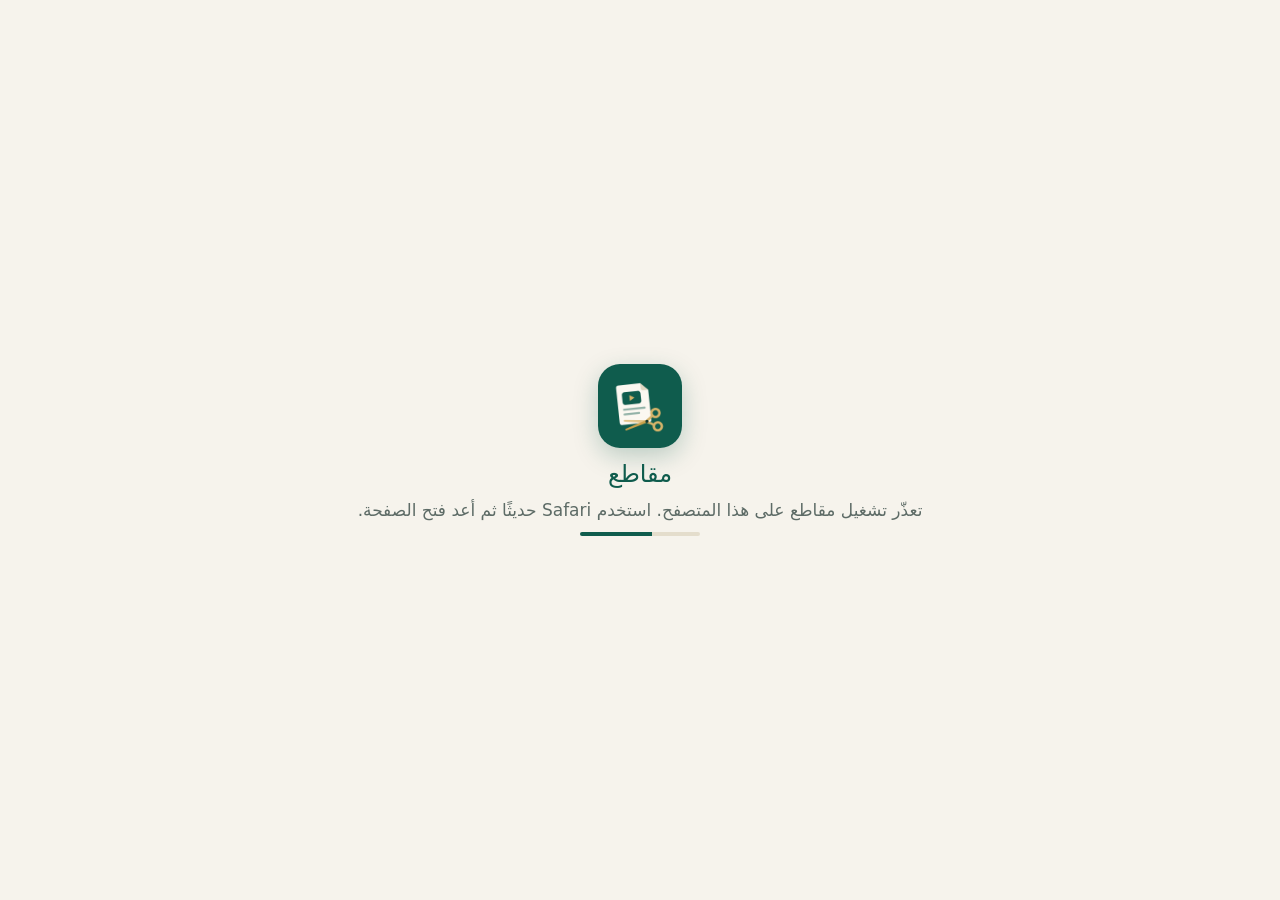
<file: index.html>
<!doctype html>
<meta charset="utf-8">
<meta name="viewport" content="width=device-width, initial-scale=1">
<title>مقاطع</title>
<meta http-equiv="refresh" content="0; url=open/">
<script>location.replace('open/' + location.hash);</script>
<p style="font:20px sans-serif;text-align:center;margin-top:40px"><a href="open/">افتح مقاطع · Open Maqati</a></p>
</file>
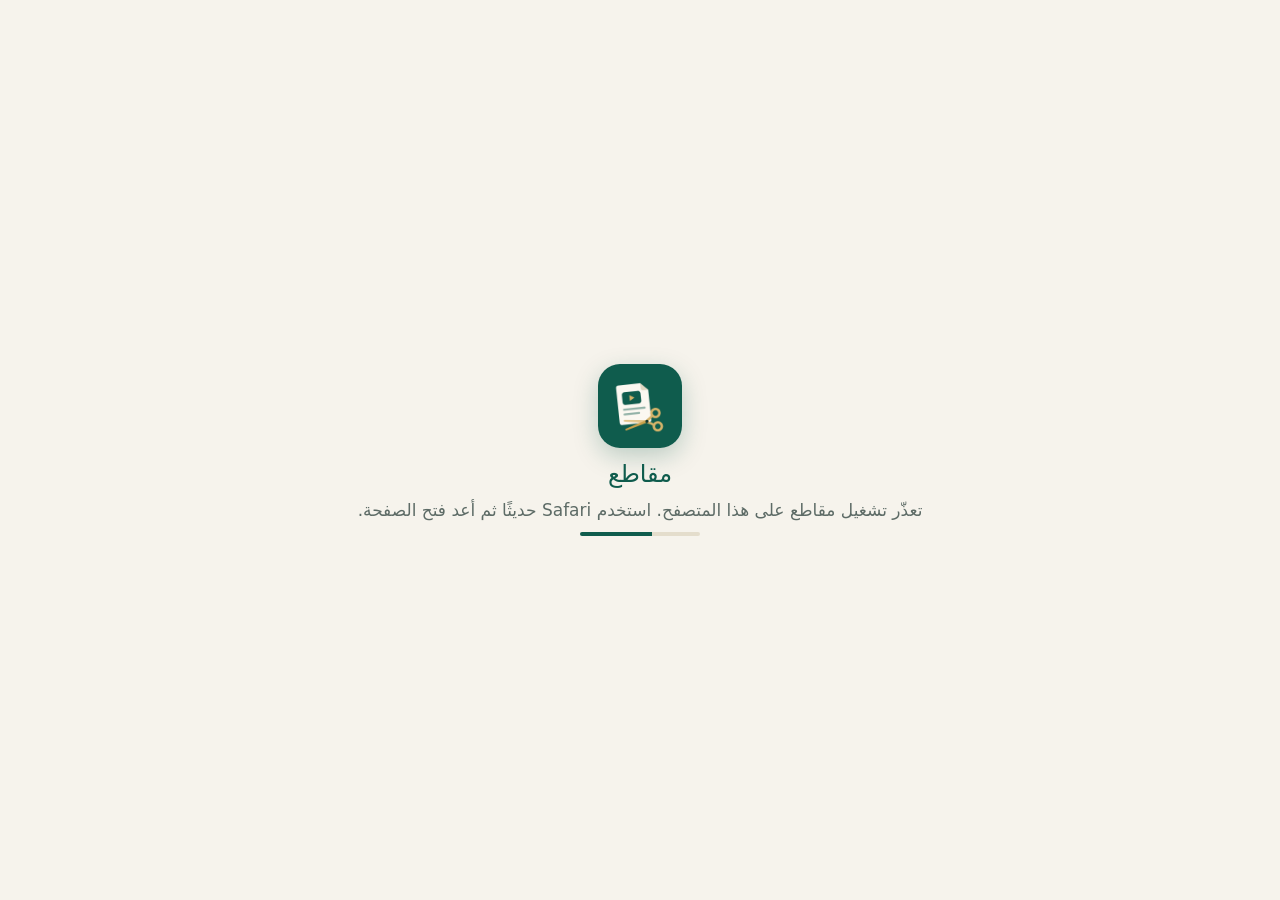
<file: app/index.html>
<!doctype html>
<html lang="ar" dir="rtl" data-theme="auto">
<head>
<meta charset="utf-8">
<meta name="viewport" content="width=device-width, initial-scale=1, viewport-fit=cover">
<title>مقاطع</title>
<link rel="icon" href="static/icon-192.png">
<link rel="manifest" href="manifest.webmanifest">
<meta name="theme-color" content="#F6F3EC">
<meta name="apple-mobile-web-app-capable" content="yes">
<meta name="mobile-web-app-capable" content="yes">
<meta name="apple-mobile-web-app-title" content="مقاطع">
<link rel="apple-touch-icon" href="static/icon-192.png">
<link rel="stylesheet" href="static/fonts.css?v=4.2.1-dcccf4f4">
<link rel="stylesheet" href="static/style.css?v=4.2.1-dcccf4f4">
<link rel="stylesheet" href="static/theme.css?v=4.2.1-dcccf4f4">
</head>
<body>
<div id="boot"><img src="static/icon-192.png" alt=""><b>مقاطع</b><span id="bootMsg">جارٍ التحميل…</span><i></i></div>
<style>
#boot{position:fixed;inset:0;z-index:999;display:flex;flex-direction:column;align-items:center;justify-content:center;gap:12px;background:#F6F3EC;color:#0F5C4D;font:600 17px system-ui,sans-serif;transition:opacity .35s}
#boot img{width:84px;height:84px;border-radius:22px;box-shadow:0 8px 24px rgba(15,92,77,.25)}#boot b{font-size:24px}
#boot span{color:#5d6b66;font-weight:500;text-align:center;padding:0 24px}
#boot i{width:120px;height:4px;border-radius:4px;background:linear-gradient(90deg,#0F5C4D 0 30%,#e4ddcc 30%);background-size:200% 100%;animation:bootbar 1.1s linear infinite}
#boot.gone{opacity:0;pointer-events:none}
@keyframes bootbar{from{background-position:100% 0}to{background-position:-100% 0}}
@media (prefers-color-scheme:dark){#boot{background:#0f1513;color:#D6B46A}#boot span{color:#a6b2ad}}
</style>
<script>window.MQ_V = '4.2.1-dcccf4f4';</script>
<script src="py/pyodide.js"></script>
<script src="boot.js"></script>

<header class="top">
  <button class="ib" id="backBtn" data-act="back" hidden aria-label="Back">→</button>
  <a class="brand" href="#/lib"><img class="logo" src="static/icon-192.png" alt=""><div class="minw"><h1 id="appName">مقاطع</h1><small id="appSub"></small></div></a>
  <div class="grow"></div>
  <button class="ib" id="themeBtn" data-act="theme-toggle" aria-label="Theme"></button>
  <a class="ib" href="#/settings" id="setBtn" aria-label="Settings">⚙️</a>
</header>
<nav class="tabbar" id="tabbar"></nav>
<main class="view" id="view"></main>

<!-- the player lives here and survives page changes -->
<div id="stage" hidden></div>
<div class="floatbox" id="floatBox" hidden>
  <div id="floatVid" data-act="go-playing"></div>
  <div class="fbtns"><button class="ib sm" data-act="float-audio" title="audio only">🎧</button><button class="ib sm" data-act="pl-close">✕</button></div>
</div>
<div class="mini" id="mini" hidden></div>
<div class="dock" id="dock" hidden></div>

<div class="toast" id="toast" hidden></div>
<dialog class="sheet" id="sheet"></dialog>
<script src="static/icons.js?v=4.2.1-dcccf4f4"></script>
<script src="static/reminders.js?v=4.2.1-dcccf4f4"></script>

</body>
</html>
</file>
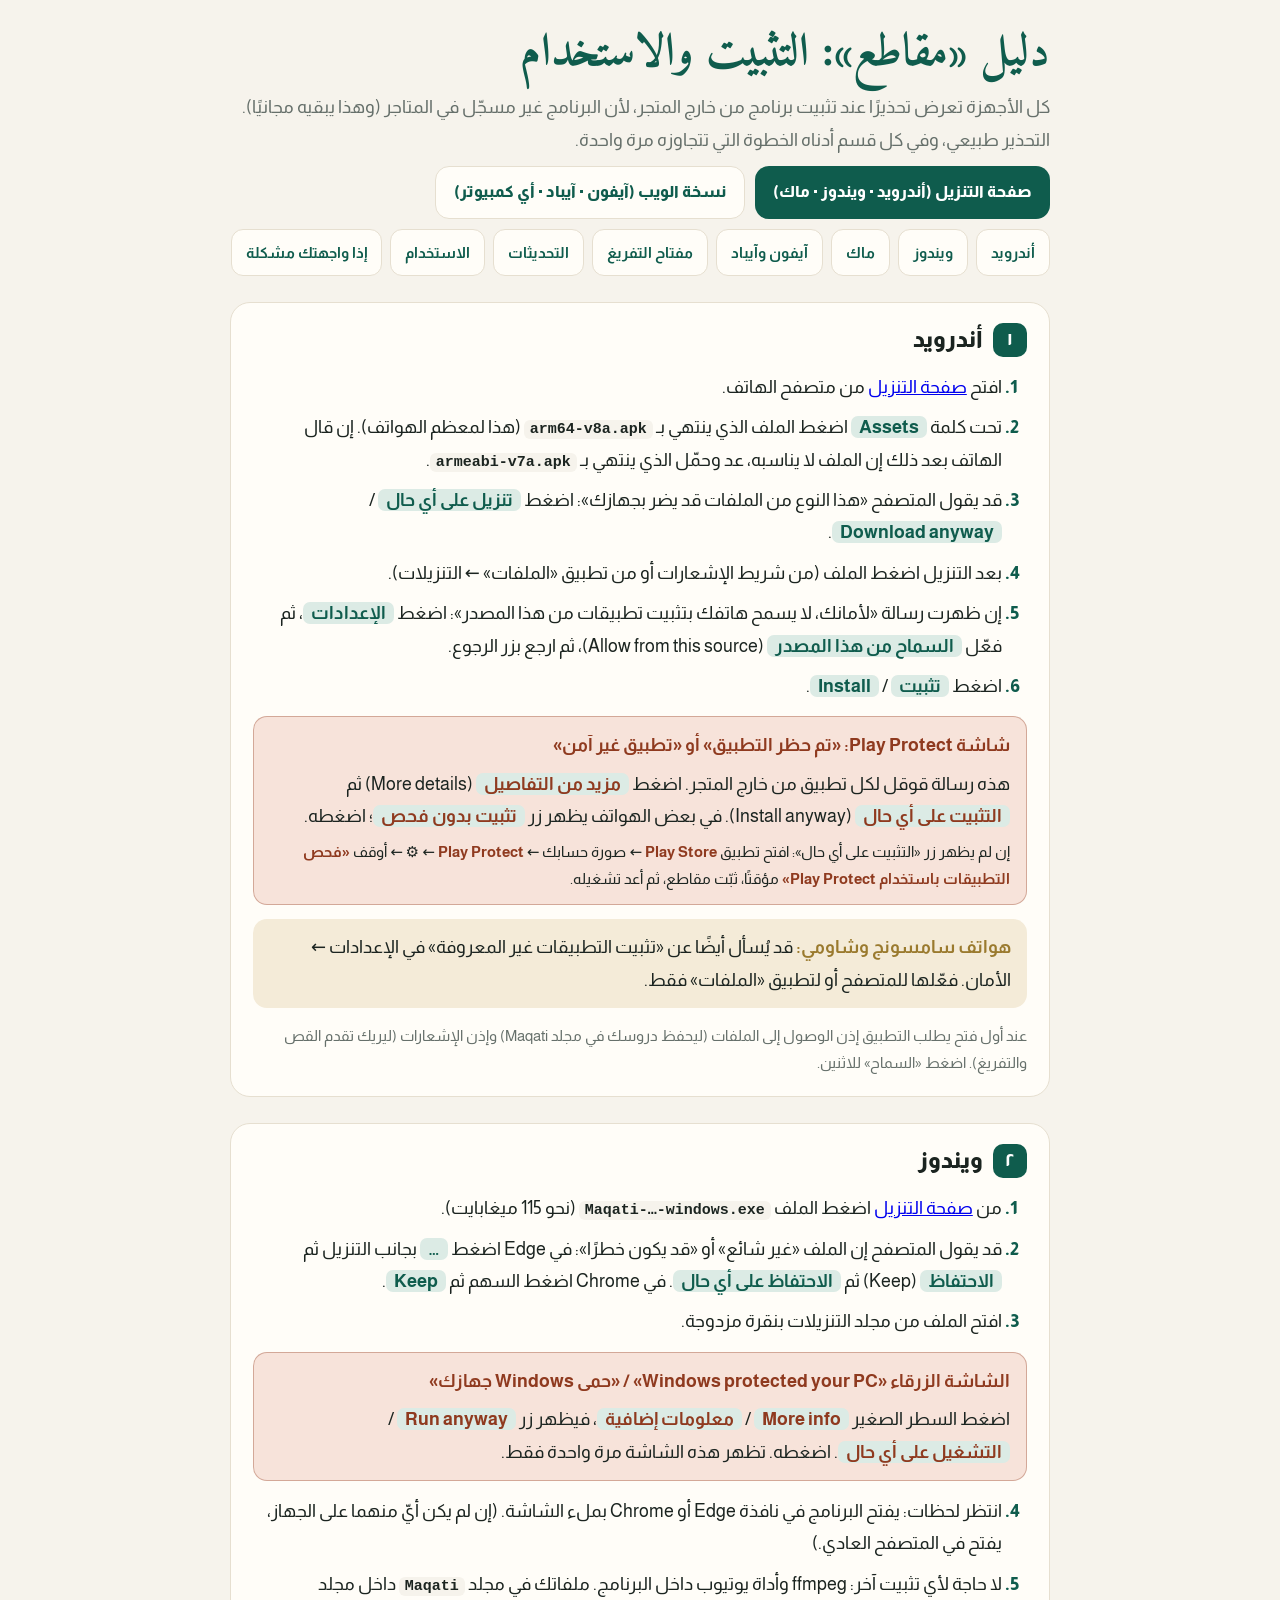
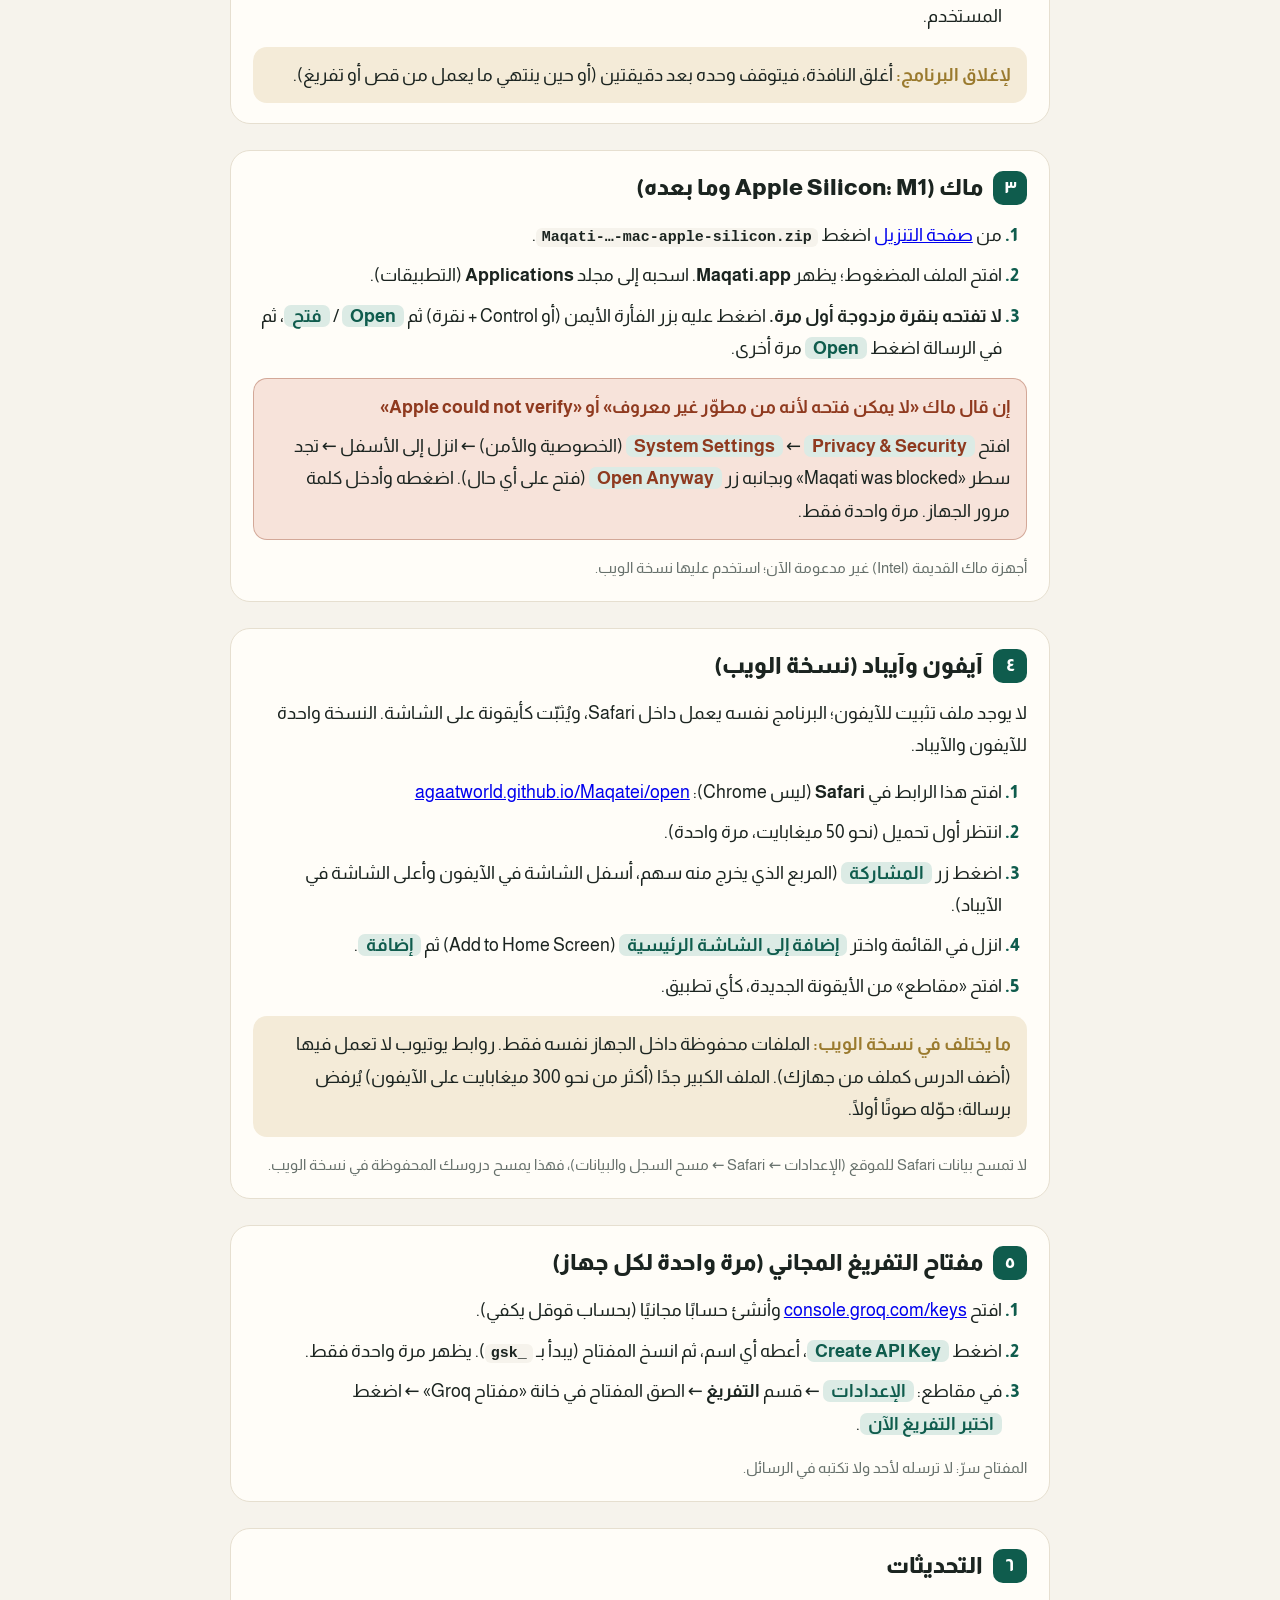
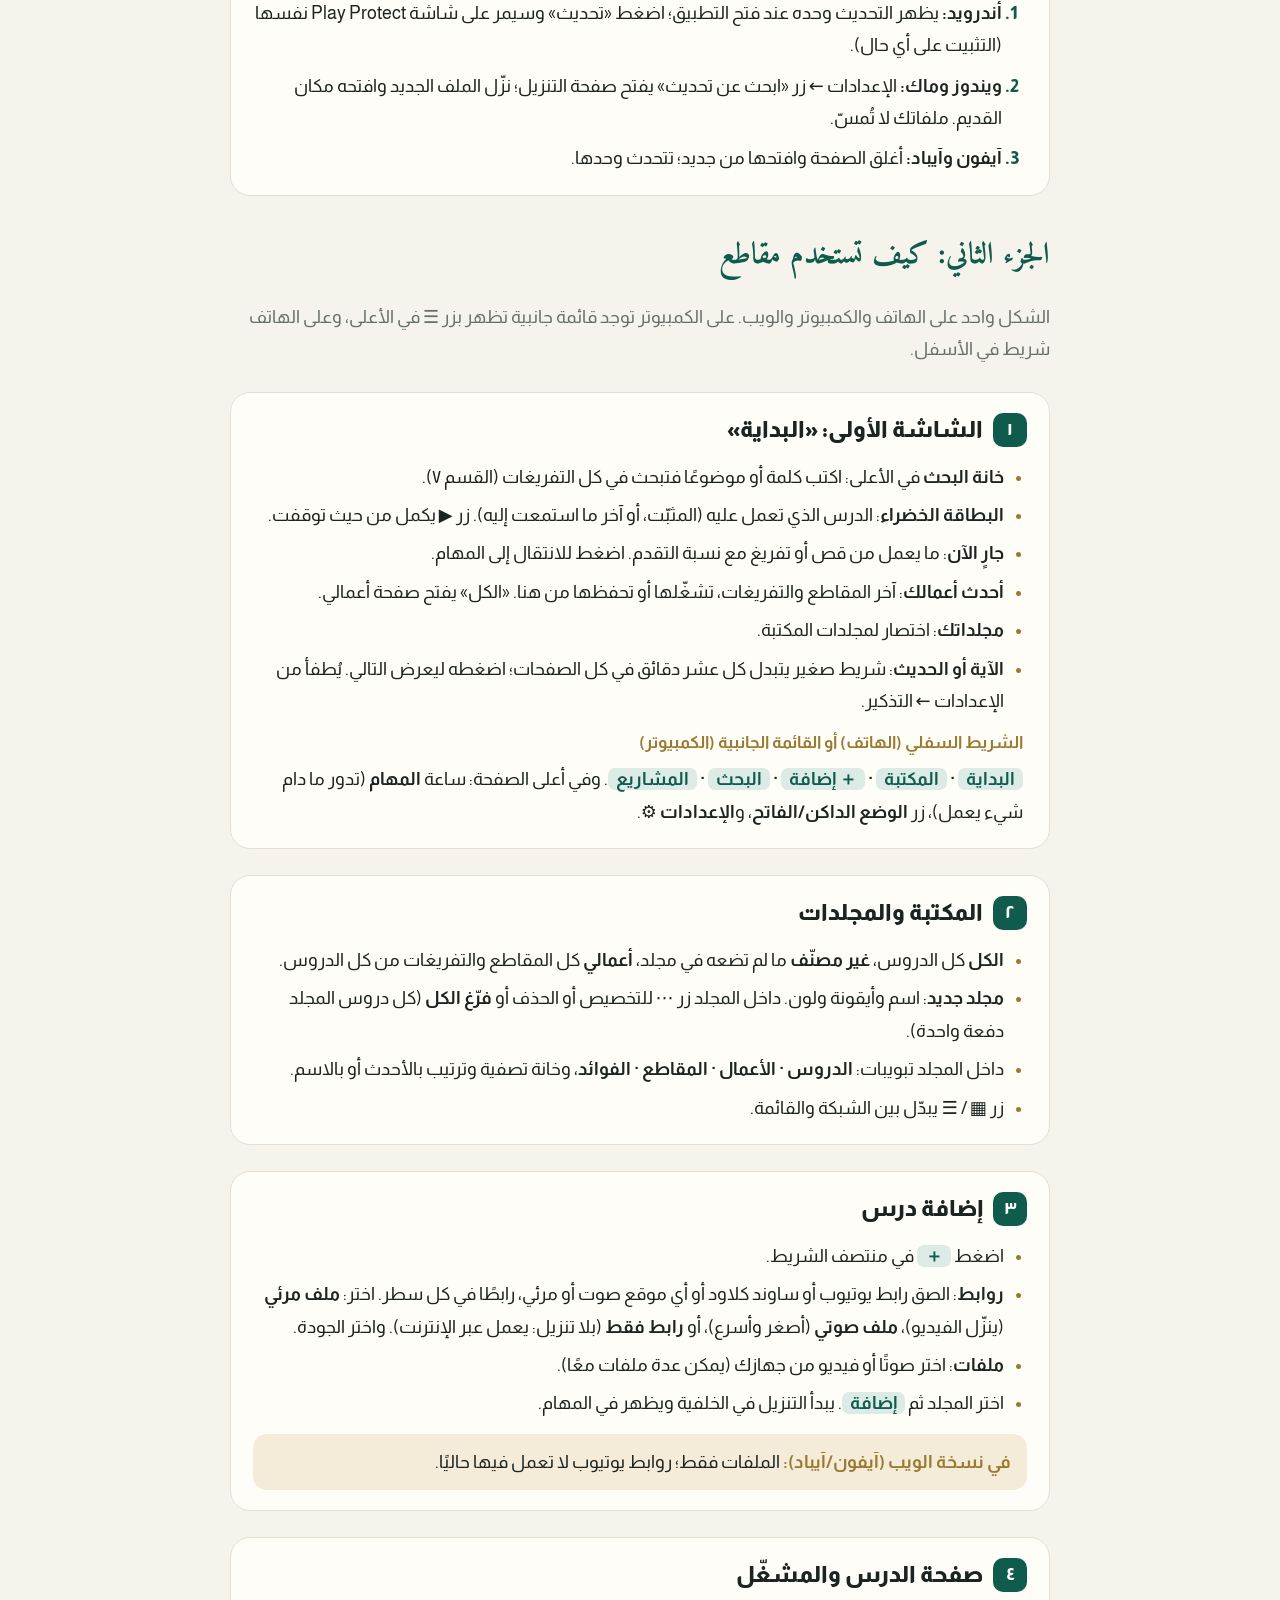
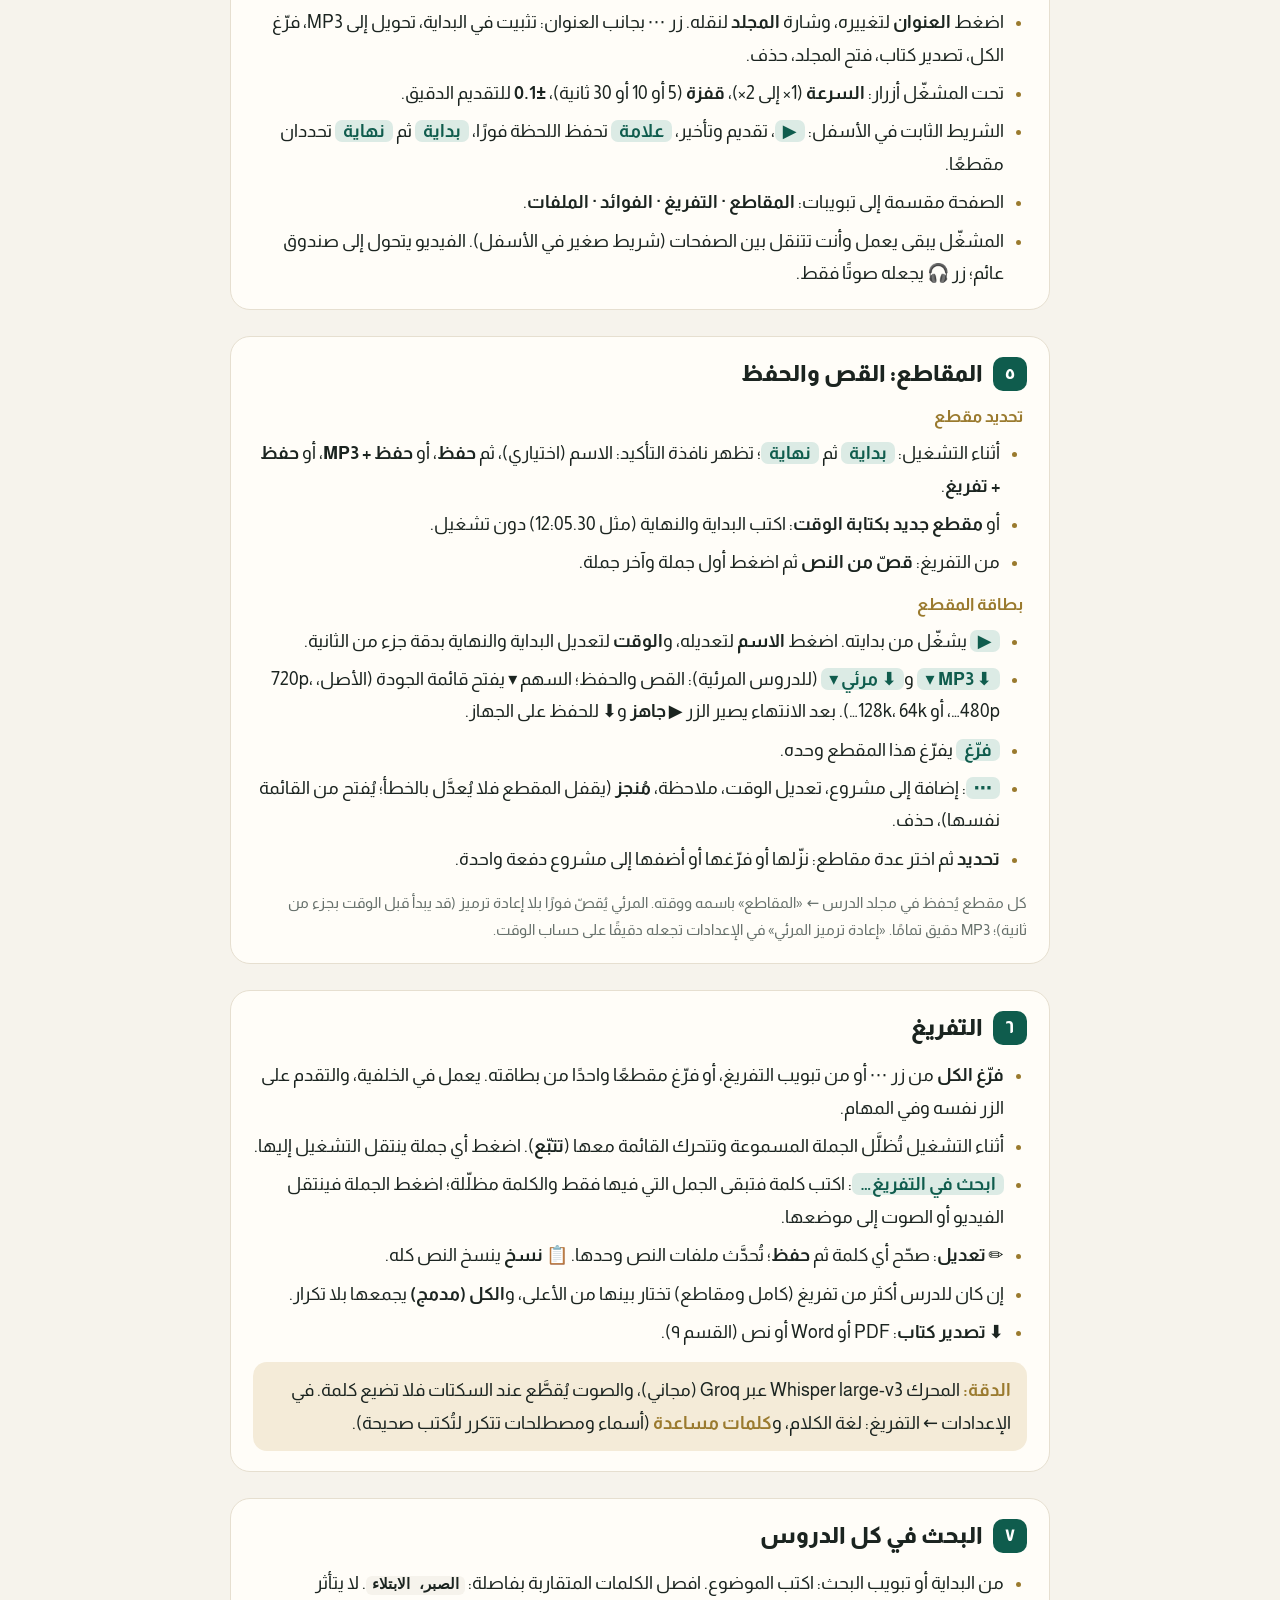
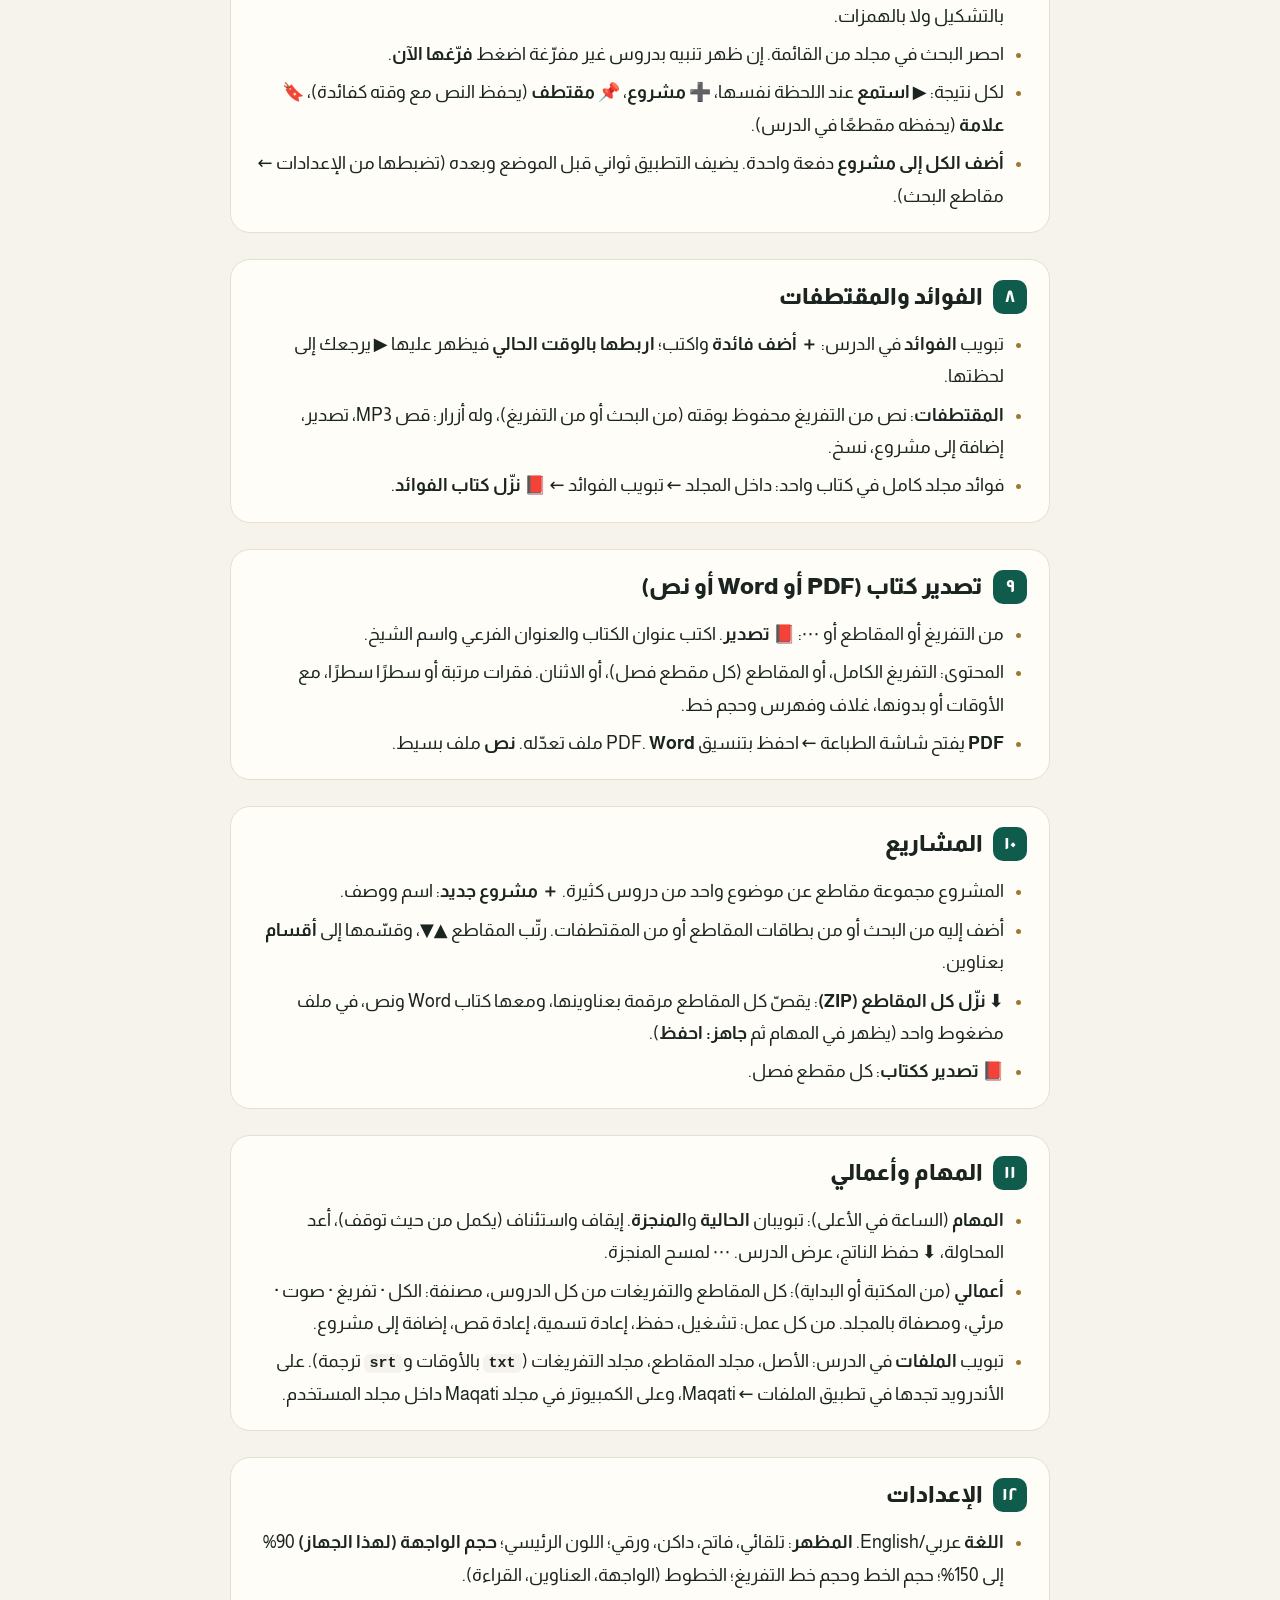
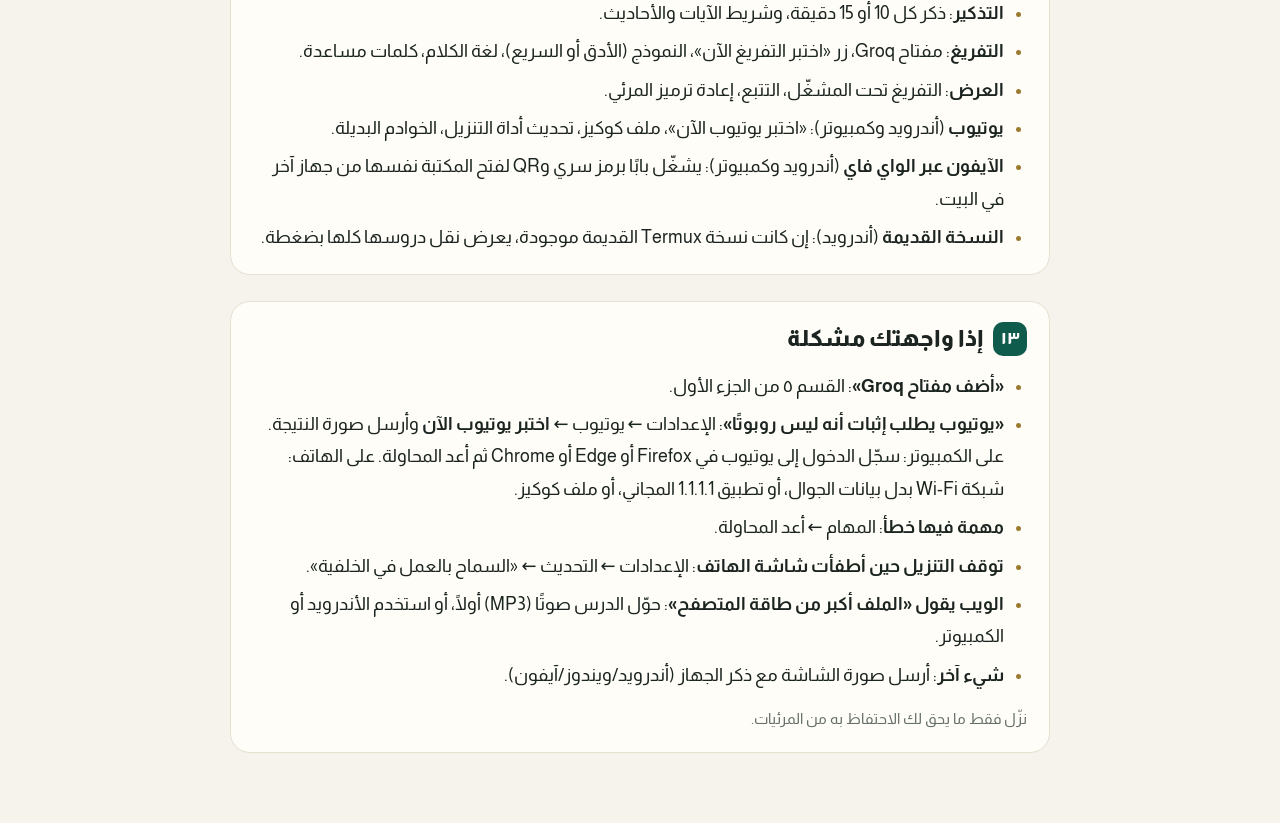
<file: guide/index.html>
<!doctype html>
<html lang="ar" dir="rtl">
<head>
<meta charset="utf-8">
<meta name="viewport" content="width=device-width, initial-scale=1, viewport-fit=cover">
<link rel="icon" href="../open/static/icon-192.png">
<title>دليل مقاطع</title>
<link rel="stylesheet" href="https://fonts.googleapis.com/css2?family=Almarai:wght@400;700;800&family=Amiri:wght@700&display=swap">
<style>
html,body{margin:0}

/* layout: one reading column; one chapter per device, each a numbered list of taps, with the "warning screens" called out in their own boxes */
:root{--bg:#F6F3EC;--card:#FFFDF8;--ink:#1B2420;--mute:#66706B;--line:#E6DFD0;--acc:#0F5C4D;--acc-soft:#DCEBE5;--gold:#9A7A2E;--gold-soft:#F4EBD8;--warn:#8F3A1F;--warn-soft:#F7E3DA;
  --ui:"Almarai",system-ui,sans-serif;--disp:"Amiri","Traditional Arabic",serif;color-scheme:light}
body{background:var(--bg);color:var(--ink);font:400 18px/1.8 var(--ui);direction:rtl}
.wrap{max-width:820px;margin:0 auto;padding-block:26px 70px;padding-left:max(16px,env(safe-area-inset-left,0px));padding-right:max(16px,env(safe-area-inset-right,0px));display:grid;gap:26px}
h1{margin:0;font:700 clamp(32px,6vw,46px)/1.2 var(--disp);color:var(--acc);text-wrap:balance}
h2{margin:0;font:800 23px/1.3 var(--ui);display:flex;align-items:center;gap:10px}
h2 .n{width:34px;height:34px;border-radius:10px;background:var(--acc);color:#fff;display:grid;place-items:center;font-size:17px;flex:none}
h3{margin:0;font:700 17px/1.4 var(--ui);color:var(--gold)}
p{margin:0}.mute{color:var(--mute)}
.nav{display:flex;flex-wrap:wrap;gap:8px}
.nav a{padding:9px 14px;border-radius:12px;background:var(--card);border:1px solid var(--line);color:var(--acc);text-decoration:none;font-weight:700;font-size:15px}
section{background:var(--card);border:1px solid var(--line);border-radius:20px;padding:20px 22px;display:grid;gap:14px;scroll-margin-top:16px}
ol{margin:0;padding-inline-start:1.4em;display:grid;gap:8px}
ol li::marker{color:var(--acc);font-weight:800}
b.k{background:var(--acc-soft);color:var(--acc);border-radius:7px;padding:1px 8px;font-weight:700;white-space:nowrap}
.warn{background:var(--warn-soft);border:1px solid color-mix(in srgb,var(--warn) 35%,transparent);border-radius:14px;padding:12px 16px;display:grid;gap:6px}
.warn b{color:var(--warn)}
.tip{background:var(--gold-soft);border-radius:14px;padding:12px 16px}
.tip b{color:var(--gold)}
.btn{display:inline-flex;align-items:center;gap:8px;padding:11px 18px;border-radius:14px;background:var(--acc);color:#fff;text-decoration:none;font-weight:800;font-size:16px}
h2.part{font:700 30px/1.3 var(--disp);color:var(--acc);margin-top:14px}
h3{display:flex;align-items:center;gap:8px}
.sub{display:grid;gap:8px;padding-inline-start:4px}
ul{margin:0;padding-inline-start:1.3em;display:grid;gap:6px}
ul li::marker{color:var(--gold)}
.btn.alt{background:var(--card);color:var(--acc);border:1px solid var(--line)}
.btns{display:flex;flex-wrap:wrap;gap:10px}
code{font:600 15px ui-monospace,monospace;direction:ltr;unicode-bidi:isolate;background:var(--bg);padding:1px 6px;border-radius:6px}
.small{font-size:15px}
</style>
</head>
<body>
<div class="wrap">
<header style="display:grid;gap:10px">
  <h1>دليل «مقاطع»: التثبيت والاستخدام</h1>
  <p class="mute">كل الأجهزة تعرض تحذيرًا عند تثبيت برنامج من خارج المتجر، لأن البرنامج غير مسجّل في المتاجر (وهذا يبقيه مجانيًا). التحذير طبيعي، وفي كل قسم أدناه الخطوة التي تتجاوزه مرة واحدة.</p>
  <div class="btns"><a class="btn" href="https://github.com/agaatworld/Maqatei/releases/latest">صفحة التنزيل (أندرويد · ويندوز · ماك)</a><a class="btn alt" href="https://agaatworld.github.io/Maqatei/open/">نسخة الويب (آيفون · آيباد · أي كمبيوتر)</a></div>
  <nav class="nav"><a href="#android">أندرويد</a><a href="#windows">ويندوز</a><a href="#mac">ماك</a><a href="#iphone">آيفون وآيباد</a><a href="#groq">مفتاح التفريغ</a><a href="#update">التحديثات</a><a href="#use">الاستخدام</a><a href="#tips">إذا واجهتك مشكلة</a></nav>
</header>

<section id="android">
  <h2><span class="n">١</span>أندرويد</h2>
  <ol>
    <li>افتح <a href="https://github.com/agaatworld/Maqatei/releases/latest">صفحة التنزيل</a> من متصفح الهاتف.</li>
    <li>تحت كلمة <b class="k">Assets</b> اضغط الملف الذي ينتهي بـ <code>arm64-v8a.apk</code> (هذا لمعظم الهواتف). إن قال الهاتف بعد ذلك إن الملف لا يناسبه، عد وحمّل الذي ينتهي بـ <code>armeabi-v7a.apk</code>.</li>
    <li>قد يقول المتصفح «هذا النوع من الملفات قد يضر بجهازك»: اضغط <b class="k">تنزيل على أي حال</b> / <b class="k">Download anyway</b>.</li>
    <li>بعد التنزيل اضغط الملف (من شريط الإشعارات أو من تطبيق «الملفات» ← التنزيلات).</li>
    <li>إن ظهرت رسالة «لأمانك، لا يسمح هاتفك بتثبيت تطبيقات من هذا المصدر»: اضغط <b class="k">الإعدادات</b>، ثم فعّل <b class="k">السماح من هذا المصدر</b> (Allow from this source)، ثم ارجع بزر الرجوع.</li>
    <li>اضغط <b class="k">تثبيت</b> / <b class="k">Install</b>.</li>
  </ol>
  <div class="warn"><b>شاشة Play Protect: «تم حظر التطبيق» أو «تطبيق غير آمن»</b>
    <p>هذه رسالة قوقل لكل تطبيق من خارج المتجر. اضغط <b class="k">مزيد من التفاصيل</b> (More details) ثم <b class="k">التثبيت على أي حال</b> (Install anyway). في بعض الهواتف يظهر زر <b class="k">تثبيت بدون فحص</b>؛ اضغطه.</p>
    <p class="small">إن لم يظهر زر «التثبيت على أي حال»: افتح تطبيق <b>Play Store</b> ← صورة حسابك ← <b>Play Protect</b> ← ⚙️ ← أوقف <b>«فحص التطبيقات باستخدام Play Protect»</b> مؤقتًا، ثبّت مقاطع، ثم أعد تشغيله.</p></div>
  <div class="tip"><b>هواتف سامسونج وشاومي:</b> قد يُسأل أيضًا عن «تثبيت التطبيقات غير المعروفة» في الإعدادات ← الأمان. فعّلها للمتصفح أو لتطبيق «الملفات» فقط.</div>
  <p class="small mute">عند أول فتح يطلب التطبيق إذن الوصول إلى الملفات (ليحفظ دروسك في مجلد Maqati) وإذن الإشعارات (ليريك تقدم القص والتفريغ). اضغط «السماح» للاثنين.</p>
</section>

<section id="windows">
  <h2><span class="n">٢</span>ويندوز</h2>
  <ol>
    <li>من <a href="https://github.com/agaatworld/Maqatei/releases/latest">صفحة التنزيل</a> اضغط الملف <code>Maqati-…-windows.exe</code> (نحو 115 ميغابايت).</li>
    <li>قد يقول المتصفح إن الملف «غير شائع» أو «قد يكون خطرًا»: في Edge اضغط <b class="k">…</b> بجانب التنزيل ثم <b class="k">الاحتفاظ</b> (Keep) ثم <b class="k">الاحتفاظ على أي حال</b>. في Chrome اضغط السهم ثم <b class="k">Keep</b>.</li>
    <li>افتح الملف من مجلد التنزيلات بنقرة مزدوجة.</li>
  </ol>
  <div class="warn"><b>الشاشة الزرقاء «Windows protected your PC» / «حمى Windows جهازك»</b>
    <p>اضغط السطر الصغير <b class="k">More info</b> / <b class="k">معلومات إضافية</b>، فيظهر زر <b class="k">Run anyway</b> / <b class="k">التشغيل على أي حال</b>. اضغطه. تظهر هذه الشاشة مرة واحدة فقط.</p></div>
  <ol start="4">
    <li>انتظر لحظات: يفتح البرنامج في نافذة Edge أو Chrome بملء الشاشة. (إن لم يكن أيّ منهما على الجهاز، يفتح في المتصفح العادي.)</li>
    <li>لا حاجة لأي تثبيت آخر: ffmpeg وأداة يوتيوب داخل البرنامج. ملفاتك في مجلد <code>Maqati</code> داخل مجلد المستخدم.</li>
  </ol>
  <div class="tip"><b>لإغلاق البرنامج:</b> أغلق النافذة، فيتوقف وحده بعد دقيقتين (أو حين ينتهي ما يعمل من قص أو تفريغ).</div>
</section>

<section id="mac">
  <h2><span class="n">٣</span>ماك (Apple Silicon: M1 وما بعده)</h2>
  <ol>
    <li>من <a href="https://github.com/agaatworld/Maqatei/releases/latest">صفحة التنزيل</a> اضغط <code>Maqati-…-mac-apple-silicon.zip</code>.</li>
    <li>افتح الملف المضغوط؛ يظهر <b>Maqati.app</b>. اسحبه إلى مجلد <b>Applications</b> (التطبيقات).</li>
    <li><b>لا تفتحه بنقرة مزدوجة أول مرة.</b> اضغط عليه بزر الفأرة الأيمن (أو Control + نقرة) ثم <b class="k">Open</b> / <b class="k">فتح</b>، ثم في الرسالة اضغط <b class="k">Open</b> مرة أخرى.</li>
  </ol>
  <div class="warn"><b>إن قال ماك «لا يمكن فتحه لأنه من مطوّر غير معروف» أو «Apple could not verify»</b>
    <p>افتح <b class="k">System Settings</b> ← <b class="k">Privacy &amp; Security</b> (الخصوصية والأمن) ← انزل إلى الأسفل ← تجد سطر «Maqati was blocked» وبجانبه زر <b class="k">Open Anyway</b> (فتح على أي حال). اضغطه وأدخل كلمة مرور الجهاز. مرة واحدة فقط.</p></div>
  <p class="small mute">أجهزة ماك القديمة (Intel) غير مدعومة الآن؛ استخدم عليها نسخة الويب.</p>
</section>

<section id="iphone">
  <h2><span class="n">٤</span>آيفون وآيباد (نسخة الويب)</h2>
  <p>لا يوجد ملف تثبيت للآيفون؛ البرنامج نفسه يعمل داخل Safari، ويُثبّت كأيقونة على الشاشة. النسخة واحدة للآيفون والآيباد.</p>
  <ol>
    <li>افتح هذا الرابط في <b>Safari</b> (ليس Chrome): <a href="https://agaatworld.github.io/Maqatei/open/">agaatworld.github.io/Maqatei/open</a></li>
    <li>انتظر أول تحميل (نحو 50 ميغابايت، مرة واحدة).</li>
    <li>اضغط زر <b class="k">المشاركة</b> (المربع الذي يخرج منه سهم، أسفل الشاشة في الآيفون وأعلى الشاشة في الآيباد).</li>
    <li>انزل في القائمة واختر <b class="k">إضافة إلى الشاشة الرئيسية</b> (Add to Home Screen) ثم <b class="k">إضافة</b>.</li>
    <li>افتح «مقاطع» من الأيقونة الجديدة، كأي تطبيق.</li>
  </ol>
  <div class="tip"><b>ما يختلف في نسخة الويب:</b> الملفات محفوظة داخل الجهاز نفسه فقط. روابط يوتيوب لا تعمل فيها (أضف الدرس كملف من جهازك). الملف الكبير جدًا (أكثر من نحو 300 ميغابايت على الآيفون) يُرفض برسالة؛ حوّله صوتًا أولًا.</div>
  <p class="small mute">لا تمسح بيانات Safari للموقع (الإعدادات ← Safari ← مسح السجل والبيانات)، فهذا يمسح دروسك المحفوظة في نسخة الويب.</p>
</section>

<section id="groq">
  <h2><span class="n">٥</span>مفتاح التفريغ المجاني (مرة واحدة لكل جهاز)</h2>
  <ol>
    <li>افتح <a href="https://console.groq.com/keys">console.groq.com/keys</a> وأنشئ حسابًا مجانيًا (بحساب قوقل يكفي).</li>
    <li>اضغط <b class="k">Create API Key</b>، أعطه أي اسم، ثم انسخ المفتاح (يبدأ بـ <code>gsk_</code>). يظهر مرة واحدة فقط.</li>
    <li>في مقاطع: <b class="k">الإعدادات</b> ← قسم <b>التفريغ</b> ← الصق المفتاح في خانة «مفتاح Groq» ← اضغط <b class="k">اختبر التفريغ الآن</b>.</li>
  </ol>
  <p class="small mute">المفتاح سرّ: لا ترسله لأحد ولا تكتبه في الرسائل.</p>
</section>

<section id="update">
  <h2><span class="n">٦</span>التحديثات</h2>
  <ol>
    <li><b>أندرويد:</b> يظهر التحديث وحده عند فتح التطبيق؛ اضغط «تحديث» وسيمر على شاشة Play Protect نفسها (التثبيت على أي حال).</li>
    <li><b>ويندوز وماك:</b> الإعدادات ← زر «ابحث عن تحديث» يفتح صفحة التنزيل؛ نزّل الملف الجديد وافتحه مكان القديم. ملفاتك لا تُمسّ.</li>
    <li><b>آيفون وآيباد:</b> أغلق الصفحة وافتحها من جديد؛ تتحدث وحدها.</li>
  </ol>
</section>

<h2 class="part" id="use">الجزء الثاني: كيف تستخدم مقاطع</h2>
<p class="mute">الشكل واحد على الهاتف والكمبيوتر والويب. على الكمبيوتر توجد قائمة جانبية تظهر بزر ☰ في الأعلى، وعلى الهاتف شريط في الأسفل.</p>

<section id="u1">
  <h2><span class="n">١</span>الشاشة الأولى: «البداية»</h2>
  <ul>
    <li><b>خانة البحث</b> في الأعلى: اكتب كلمة أو موضوعًا فتبحث في كل التفريغات (القسم ٧).</li>
    <li><b>البطاقة الخضراء</b>: الدرس الذي تعمل عليه (المثبّت، أو آخر ما استمعت إليه). زر ▶ يكمل من حيث توقفت.</li>
    <li><b>جارٍ الآن</b>: ما يعمل من قص أو تفريغ مع نسبة التقدم. اضغط للانتقال إلى المهام.</li>
    <li><b>أحدث أعمالك</b>: آخر المقاطع والتفريغات، تشغّلها أو تحفظها من هنا. «الكل» يفتح صفحة أعمالي.</li>
    <li><b>مجلداتك</b>: اختصار لمجلدات المكتبة.</li>
    <li><b>الآية أو الحديث</b>: شريط صغير يتبدل كل عشر دقائق في كل الصفحات؛ اضغطه ليعرض التالي. يُطفأ من الإعدادات ← التذكير.</li>
  </ul>
  <div class="sub"><h3>الشريط السفلي (الهاتف) أو القائمة الجانبية (الكمبيوتر)</h3>
    <p><b class="k">البداية</b> · <b class="k">المكتبة</b> · <b class="k">＋ إضافة</b> · <b class="k">البحث</b> · <b class="k">المشاريع</b>. وفي أعلى الصفحة: ساعة <b>المهام</b> (تدور ما دام شيء يعمل)، زر <b>الوضع الداكن/الفاتح</b>، و<b>الإعدادات</b> ⚙️.</p></div>
</section>

<section id="u2">
  <h2><span class="n">٢</span>المكتبة والمجلدات</h2>
  <ul>
    <li><b>الكل</b> كل الدروس، <b>غير مصنّف</b> ما لم تضعه في مجلد، <b>أعمالي</b> كل المقاطع والتفريغات من كل الدروس.</li>
    <li><b>مجلد جديد</b>: اسم وأيقونة ولون. داخل المجلد زر ⋯ للتخصيص أو الحذف أو <b>فرّغ الكل</b> (كل دروس المجلد دفعة واحدة).</li>
    <li>داخل المجلد تبويبات: <b>الدروس</b> · <b>الأعمال</b> · <b>المقاطع</b> · <b>الفوائد</b>، وخانة تصفية وترتيب بالأحدث أو بالاسم.</li>
    <li>زر ▦ / ☰ يبدّل بين الشبكة والقائمة.</li>
  </ul>
</section>

<section id="u3">
  <h2><span class="n">٣</span>إضافة درس</h2>
  <ul>
    <li>اضغط <b class="k">＋</b> في منتصف الشريط.</li>
    <li><b>روابط</b>: الصق رابط يوتيوب أو ساوند كلاود أو أي موقع صوت أو مرئي، رابطًا في كل سطر. اختر: <b>ملف مرئي</b> (ينزّل الفيديو)، <b>ملف صوتي</b> (أصغر وأسرع)، أو <b>رابط فقط</b> (بلا تنزيل: يعمل عبر الإنترنت). واختر الجودة.</li>
    <li><b>ملفات</b>: اختر صوتًا أو فيديو من جهازك (يمكن عدة ملفات معًا).</li>
    <li>اختر المجلد ثم <b class="k">إضافة</b>. يبدأ التنزيل في الخلفية ويظهر في المهام.</li>
  </ul>
  <div class="tip"><b>في نسخة الويب (آيفون/آيباد):</b> الملفات فقط؛ روابط يوتيوب لا تعمل فيها حاليًا.</div>
</section>

<section id="u4">
  <h2><span class="n">٤</span>صفحة الدرس والمشغّل</h2>
  <ul>
    <li>اضغط <b>العنوان</b> لتغييره، وشارة <b>المجلد</b> لنقله. زر ⋯ بجانب العنوان: تثبيت في البداية، تحويل إلى MP3، فرّغ الكل، تصدير كتاب، فتح المجلد، حذف.</li>
    <li>تحت المشغّل أزرار: <b>السرعة</b> (1× إلى 2×)، <b>قفزة</b> (5 أو 10 أو 30 ثانية)، <b>±0.1</b> للتقديم الدقيق.</li>
    <li>الشريط الثابت في الأسفل: <b class="k">▶</b>، تقديم وتأخير، <b class="k">علامة</b> تحفظ اللحظة فورًا، <b class="k">بداية</b> ثم <b class="k">نهاية</b> تحددان مقطعًا.</li>
    <li>الصفحة مقسمة إلى تبويبات: <b>المقاطع</b> · <b>التفريغ</b> · <b>الفوائد</b> · <b>الملفات</b>.</li>
    <li>المشغّل يبقى يعمل وأنت تتنقل بين الصفحات (شريط صغير في الأسفل). الفيديو يتحول إلى صندوق عائم؛ زر 🎧 يجعله صوتًا فقط.</li>
  </ul>
</section>

<section id="u5">
  <h2><span class="n">٥</span>المقاطع: القص والحفظ</h2>
  <div class="sub"><h3>تحديد مقطع</h3>
    <ul>
      <li>أثناء التشغيل: <b class="k">بداية</b> ثم <b class="k">نهاية</b>؛ تظهر نافذة التأكيد: الاسم (اختياري)، ثم <b>حفظ</b>، أو <b>حفظ + MP3</b>، أو <b>حفظ + تفريغ</b>.</li>
      <li>أو <b>مقطع جديد بكتابة الوقت</b>: اكتب البداية والنهاية (مثل 12:05.30) دون تشغيل.</li>
      <li>من التفريغ: <b>قصّ من النص</b> ثم اضغط أول جملة وآخر جملة.</li>
    </ul></div>
  <div class="sub"><h3>بطاقة المقطع</h3>
    <ul>
      <li><b class="k">▶</b> يشغّل من بدايته. اضغط <b>الاسم</b> لتعديله، و<b>الوقت</b> لتعديل البداية والنهاية بدقة جزء من الثانية.</li>
      <li><b class="k">⬇ MP3 ▾</b> و<b class="k">⬇ مرئي ▾</b> (للدروس المرئية): القص والحفظ؛ السهم ▾ يفتح قائمة الجودة (الأصل، 720p، 480p…، أو 128k، 64k…). بعد الانتهاء يصير الزر <b>▶ جاهز</b> و⬇ للحفظ على الجهاز.</li>
      <li><b class="k">فرّغ</b> يفرّغ هذا المقطع وحده.</li>
      <li><b class="k">⋯</b>: إضافة إلى مشروع، تعديل الوقت، ملاحظة، <b>مُنجز</b> (يقفل المقطع فلا يُعدَّل بالخطأ؛ يُفتح من القائمة نفسها)، حذف.</li>
      <li><b>تحديد</b> ثم اختر عدة مقاطع: نزّلها أو فرّغها أو أضفها إلى مشروع دفعة واحدة.</li>
    </ul></div>
  <p class="small mute">كل مقطع يُحفظ في مجلد الدرس ← «المقاطع» باسمه ووقته. المرئي يُقصّ فورًا بلا إعادة ترميز (قد يبدأ قبل الوقت بجزء من ثانية)؛ MP3 دقيق تمامًا. «إعادة ترميز المرئي» في الإعدادات تجعله دقيقًا على حساب الوقت.</p>
</section>

<section id="u6">
  <h2><span class="n">٦</span>التفريغ</h2>
  <ul>
    <li><b>فرّغ الكل</b> من زر ⋯ أو من تبويب التفريغ، أو فرّغ مقطعًا واحدًا من بطاقته. يعمل في الخلفية، والتقدم على الزر نفسه وفي المهام.</li>
    <li>أثناء التشغيل تُظلَّل الجملة المسموعة وتتحرك القائمة معها (<b>تتبّع</b>). اضغط أي جملة ينتقل التشغيل إليها.</li>
    <li><b class="k">ابحث في التفريغ…</b>: اكتب كلمة فتبقى الجمل التي فيها فقط والكلمة مظلّلة؛ اضغط الجملة فينتقل الفيديو أو الصوت إلى موضعها.</li>
    <li><b>✏️ تعديل</b>: صحّح أي كلمة ثم <b>حفظ</b>؛ تُحدَّث ملفات النص وحدها. <b>📋 نسخ</b> ينسخ النص كله.</li>
    <li>إن كان للدرس أكثر من تفريغ (كامل ومقاطع) تختار بينها من الأعلى، و<b>الكل (مدمج)</b> يجمعها بلا تكرار.</li>
    <li><b>⬇ تصدير كتاب</b>: PDF أو Word أو نص (القسم ٩).</li>
  </ul>
  <div class="tip"><b>الدقة:</b> المحرك Whisper large-v3 عبر Groq (مجاني)، والصوت يُقطَّع عند السكتات فلا تضيع كلمة. في الإعدادات ← التفريغ: لغة الكلام، و<b>كلمات مساعدة</b> (أسماء ومصطلحات تتكرر لتُكتب صحيحة).</div>
</section>

<section id="u7">
  <h2><span class="n">٧</span>البحث في كل الدروس</h2>
  <ul>
    <li>من البداية أو تبويب البحث: اكتب الموضوع. افصل الكلمات المتقاربة بفاصلة: <code>الصبر، الابتلاء</code>. لا يتأثر بالتشكيل ولا بالهمزات.</li>
    <li>احصر البحث في مجلد من القائمة. إن ظهر تنبيه بدروس غير مفرّغة اضغط <b>فرّغها الآن</b>.</li>
    <li>لكل نتيجة: <b>▶ استمع</b> عند اللحظة نفسها، <b>➕ مشروع</b>، <b>📌 مقتطف</b> (يحفظ النص مع وقته كفائدة)، <b>🔖 علامة</b> (يحفظه مقطعًا في الدرس).</li>
    <li><b>أضف الكل إلى مشروع</b> دفعة واحدة. يضيف التطبيق ثواني قبل الموضع وبعده (تضبطها من الإعدادات ← مقاطع البحث).</li>
  </ul>
</section>

<section id="u8">
  <h2><span class="n">٨</span>الفوائد والمقتطفات</h2>
  <ul>
    <li>تبويب <b>الفوائد</b> في الدرس: <b>＋ أضف فائدة</b> واكتب؛ <b>اربطها بالوقت الحالي</b> فيظهر عليها ▶ يرجعك إلى لحظتها.</li>
    <li><b>المقتطفات</b>: نص من التفريغ محفوظ بوقته (من البحث أو من التفريغ)، وله أزرار: قص MP3، تصدير، إضافة إلى مشروع، نسخ.</li>
    <li>فوائد مجلد كامل في كتاب واحد: داخل المجلد ← تبويب الفوائد ← <b>📕 نزّل كتاب الفوائد</b>.</li>
  </ul>
</section>

<section id="u9">
  <h2><span class="n">٩</span>تصدير كتاب (PDF أو Word أو نص)</h2>
  <ul>
    <li>من التفريغ أو المقاطع أو ⋯: <b>📕 تصدير</b>. اكتب عنوان الكتاب والعنوان الفرعي واسم الشيخ.</li>
    <li>المحتوى: التفريغ الكامل، أو المقاطع (كل مقطع فصل)، أو الاثنان. فقرات مرتبة أو سطرًا سطرًا، مع الأوقات أو بدونها، غلاف وفهرس وحجم خط.</li>
    <li><b>PDF</b> يفتح شاشة الطباعة ← احفظ بتنسيق PDF. <b>Word</b> ملف تعدّله. <b>نص</b> ملف بسيط.</li>
  </ul>
</section>

<section id="u10">
  <h2><span class="n">١٠</span>المشاريع</h2>
  <ul>
    <li>المشروع مجموعة مقاطع عن موضوع واحد من دروس كثيرة. <b>＋ مشروع جديد</b>: اسم ووصف.</li>
    <li>أضف إليه من البحث أو من بطاقات المقاطع أو من المقتطفات. رتّب المقاطع ▲▼، وقسّمها إلى <b>أقسام</b> بعناوين.</li>
    <li><b>⬇ نزّل كل المقاطع (ZIP)</b>: يقصّ كل المقاطع مرقمة بعناوينها، ومعها كتاب Word ونص، في ملف مضغوط واحد (يظهر في المهام ثم <b>جاهز: احفظ</b>).</li>
    <li><b>📕 تصدير ككتاب</b>: كل مقطع فصل.</li>
  </ul>
</section>

<section id="u11">
  <h2><span class="n">١١</span>المهام وأعمالي</h2>
  <ul>
    <li><b>المهام</b> (الساعة في الأعلى): تبويبان <b>الحالية</b> و<b>المنجزة</b>. إيقاف واستئناف (يكمل من حيث توقف)، أعد المحاولة، ⬇ حفظ الناتج، عرض الدرس. ⋯ لمسح المنجزة.</li>
    <li><b>أعمالي</b> (من المكتبة أو البداية): كل المقاطع والتفريغات من كل الدروس، مصنفة: الكل · تفريغ · صوت · مرئي، ومصفاة بالمجلد. من كل عمل: تشغيل، حفظ، إعادة تسمية، إعادة قص، إضافة إلى مشروع.</li>
    <li>تبويب <b>الملفات</b> في الدرس: الأصل، مجلد المقاطع، مجلد التفريغات (<code>txt</code> بالأوقات و<code>srt</code> ترجمة). على الأندرويد تجدها في تطبيق الملفات ← Maqati، وعلى الكمبيوتر في مجلد Maqati داخل مجلد المستخدم.</li>
  </ul>
</section>

<section id="u12">
  <h2><span class="n">١٢</span>الإعدادات</h2>
  <ul>
    <li><b>اللغة</b> عربي/English. <b>المظهر</b>: تلقائي، فاتح، داكن، ورقي؛ اللون الرئيسي؛ <b>حجم الواجهة (لهذا الجهاز)</b> 90% إلى 150%؛ حجم الخط وحجم خط التفريغ؛ الخطوط (الواجهة، العناوين، القراءة).</li>
    <li><b>التذكير</b>: ذكر كل 10 أو 15 دقيقة، وشريط الآيات والأحاديث.</li>
    <li><b>التفريغ</b>: مفتاح Groq، زر «اختبر التفريغ الآن»، النموذج (الأدق أو السريع)، لغة الكلام، كلمات مساعدة.</li>
    <li><b>العرض</b>: التفريغ تحت المشغّل، التتبع، إعادة ترميز المرئي.</li>
    <li><b>يوتيوب</b> (أندرويد وكمبيوتر): «اختبر يوتيوب الآن»، ملف كوكيز، تحديث أداة التنزيل، الخوادم البديلة.</li>
    <li><b>الآيفون عبر الواي فاي</b> (أندرويد وكمبيوتر): يشغّل بابًا برمز سري وQR لفتح المكتبة نفسها من جهاز آخر في البيت.</li>
    <li><b>النسخة القديمة</b> (أندرويد): إن كانت نسخة Termux القديمة موجودة، يعرض نقل دروسها كلها بضغطة.</li>
  </ul>
</section>

<section id="tips">
  <h2><span class="n">١٣</span>إذا واجهتك مشكلة</h2>
  <ul>
    <li><b>«أضف مفتاح Groq»</b>: القسم ٥ من الجزء الأول.</li>
    <li><b>«يوتيوب يطلب إثبات أنه ليس روبوتًا»</b>: الإعدادات ← يوتيوب ← <b>اختبر يوتيوب الآن</b> وأرسل صورة النتيجة. على الكمبيوتر: سجّل الدخول إلى يوتيوب في Firefox أو Edge أو Chrome ثم أعد المحاولة. على الهاتف: شبكة Wi-Fi بدل بيانات الجوال، أو تطبيق 1.1.1.1 المجاني، أو ملف كوكيز.</li>
    <li><b>مهمة فيها خطأ</b>: المهام ← أعد المحاولة.</li>
    <li><b>توقف التنزيل حين أطفأت شاشة الهاتف</b>: الإعدادات ← التحديث ← «السماح بالعمل في الخلفية».</li>
    <li><b>الويب يقول «الملف أكبر من طاقة المتصفح»</b>: حوّل الدرس صوتًا (MP3) أولًا، أو استخدم الأندرويد أو الكمبيوتر.</li>
    <li><b>شيء آخر</b>: أرسل صورة الشاشة مع ذكر الجهاز (أندرويد/ويندوز/آيفون).</li>
  </ul>
  <p class="small mute">نزّل فقط ما يحق لك الاحتفاظ به من المرئيات.</p>
</section>
</div>
</body>
</html>
</file>
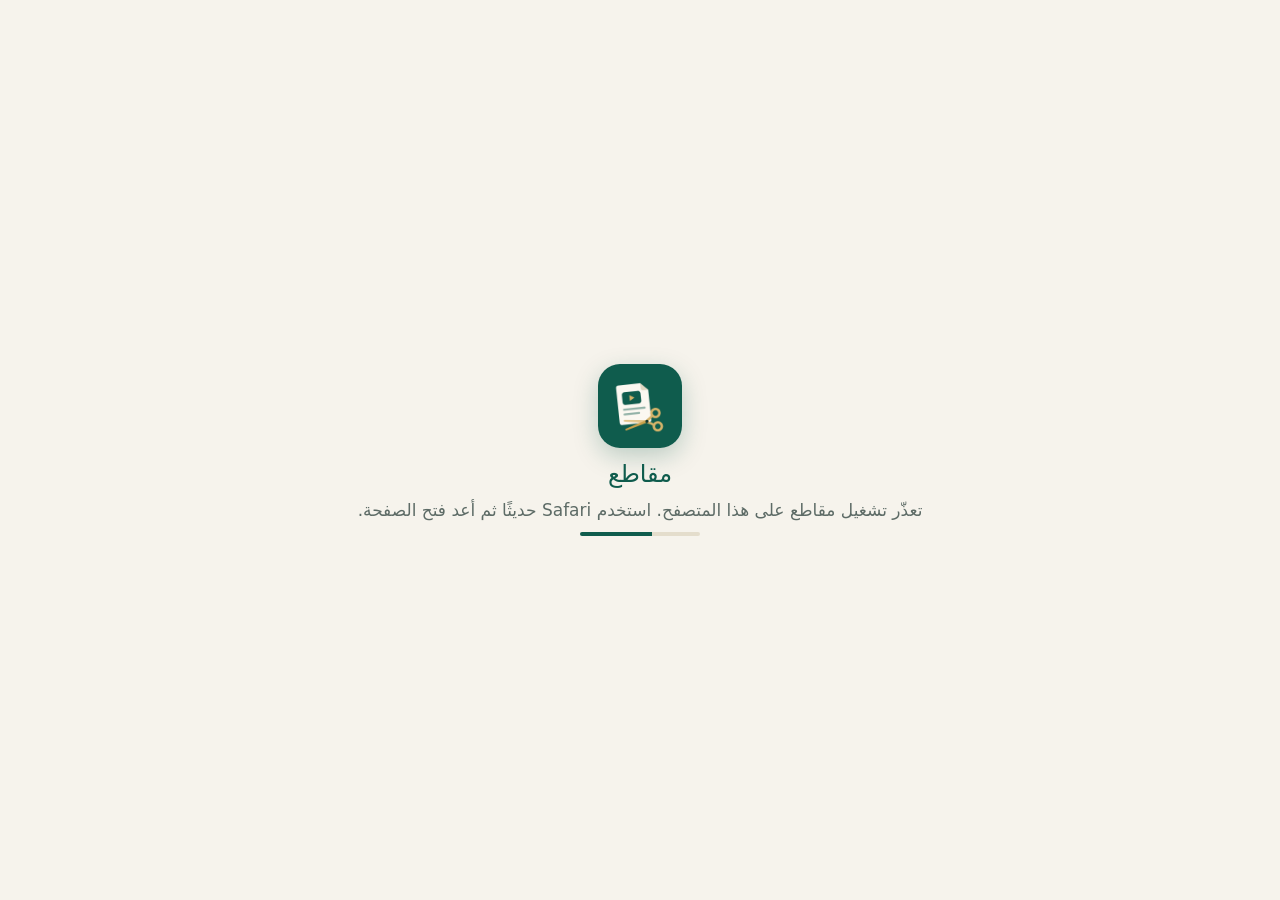
<file: open/index.html>
<!doctype html>
<html lang="ar" dir="rtl" data-theme="auto">
<head>
<meta charset="utf-8">
<meta name="viewport" content="width=device-width, initial-scale=1, viewport-fit=cover">
<title>مقاطع</title>
<link rel="icon" href="static/icon-192.png">
<link rel="manifest" href="manifest.webmanifest">
<meta name="theme-color" content="#F6F3EC">
<meta name="apple-mobile-web-app-capable" content="yes">
<meta name="mobile-web-app-capable" content="yes">
<meta name="apple-mobile-web-app-title" content="مقاطع">
<link rel="apple-touch-icon" href="static/icon-192.png">
<link rel="stylesheet" href="static/fonts.css?v=5.3.3-7312a860">
<link rel="stylesheet" href="static/style.css?v=5.3.3-7312a860">
<link rel="stylesheet" href="static/theme.css?v=5.3.3-7312a860">
</head>
<body>
<div id="boot"><img src="static/icon-192.png" alt=""><b>مقاطع</b><span id="bootMsg">جارٍ التحميل…</span><i></i></div>
<style>
#boot{position:fixed;inset:0;z-index:999;display:flex;flex-direction:column;align-items:center;justify-content:center;gap:12px;background:#F6F3EC;color:#0F5C4D;font:600 17px system-ui,sans-serif;transition:opacity .35s}
#boot img{width:84px;height:84px;border-radius:22px;box-shadow:0 8px 24px rgba(15,92,77,.25)}#boot b{font-size:24px}
#boot span{color:#5d6b66;font-weight:500;text-align:center;padding:0 24px}
#boot i{width:120px;height:4px;border-radius:4px;background:linear-gradient(90deg,#0F5C4D 0 30%,#e4ddcc 30%);background-size:200% 100%;animation:bootbar 1.1s linear infinite}
#boot.gone{opacity:0;pointer-events:none}
@keyframes bootbar{from{background-position:100% 0}to{background-position:-100% 0}}
@media (prefers-color-scheme:dark){#boot{background:#0f1513;color:#D6B46A}#boot span{color:#a6b2ad}}
</style>
<script>window.MQ_V = '5.3.3-7312a860';</script>
<script src="py/pyodide.js"></script>
<script src="boot.js"></script>

<header class="top">
  <button class="ib" id="menuBtn" data-act="side-toggle" aria-label="Menu"></button>
  <button class="ib" id="backBtn" data-act="back" hidden aria-label="Back">→</button>
  <a class="brand" href="#/home"><img class="logo" src="static/icon-192.png" alt=""><div class="minw"><h1 id="appName">مقاطع</h1><small id="appSub"></small></div></a>
  <div class="grow"></div>
  <a class="ib" href="#/tasks" id="tasksBtn" aria-label="Tasks"></a>
  <button class="ib" id="themeBtn" data-act="theme-toggle" aria-label="Theme"></button>
  <a class="ib" href="#/settings" id="setBtn" aria-label="Settings">⚙️</a>
</header>
<div id="sideBack" data-act="side-close"></div>
<nav class="tabbar" id="tabbar"></nav>
<div id="rmd" hidden></div>
<main class="view" id="view"></main>

<!-- the player lives here and survives page changes -->
<div id="stage" hidden></div>
<div class="floatbox" id="floatBox" hidden>
  <div id="floatVid" data-act="go-playing"></div>
  <div class="fbtns"><button class="ib sm" data-act="float-audio" title="audio only">🎧</button><button class="ib sm" data-act="pl-close">✕</button></div>
</div>
<div class="mini" id="mini" hidden></div>
<div class="dock" id="dock" hidden></div>

<div class="toast" id="toast" hidden></div>
<dialog class="sheet" id="sheet"></dialog>
<script src="static/icons.js?v=5.3.3-7312a860"></script>
<script src="static/reminders.js?v=5.3.3-7312a860"></script>

</body>
</html>
</file>
<file: app/static/fonts.css>
/* the six fonts of Maqati (SIL Open Font License) */
@font-face{font-family:Plex;src:url(fonts/plex-ar-400.woff2) format("woff2");font-weight:400;font-display:swap;unicode-range:U+0600-06FF,U+0750-077F,U+0870-089F,U+08A0-08FF,U+FB50-FDFF,U+FE70-FEFF,U+200C-200F,U+25CC}
@font-face{font-family:Plex;src:url(fonts/plex-la-400.woff2) format("woff2");font-weight:400;font-display:swap;unicode-range:U+0000-00FF,U+0131,U+0152-0153,U+02BB-02BC,U+02C6,U+02DA,U+02DC,U+2000-206F,U+20AC,U+2122,U+2212}
@font-face{font-family:Plex;src:url(fonts/plex-ar-600.woff2) format("woff2");font-weight:600;font-display:swap;unicode-range:U+0600-06FF,U+0750-077F,U+0870-089F,U+08A0-08FF,U+FB50-FDFF,U+FE70-FEFF,U+200C-200F,U+25CC}
@font-face{font-family:Plex;src:url(fonts/plex-la-600.woff2) format("woff2");font-weight:600;font-display:swap;unicode-range:U+0000-00FF,U+0131,U+0152-0153,U+02BB-02BC,U+02C6,U+02DA,U+02DC,U+2000-206F,U+20AC,U+2122,U+2212}
@font-face{font-family:Plex;src:url(fonts/plex-ar-700.woff2) format("woff2");font-weight:700;font-display:swap;unicode-range:U+0600-06FF,U+0750-077F,U+0870-089F,U+08A0-08FF,U+FB50-FDFF,U+FE70-FEFF,U+200C-200F,U+25CC}
@font-face{font-family:Plex;src:url(fonts/plex-la-700.woff2) format("woff2");font-weight:700;font-display:swap;unicode-range:U+0000-00FF,U+0131,U+0152-0153,U+02BB-02BC,U+02C6,U+02DA,U+02DC,U+2000-206F,U+20AC,U+2122,U+2212}
@font-face{font-family:Tajawal;src:url(fonts/tajawal-ar-400.woff2) format("woff2");font-weight:400;font-display:swap;unicode-range:U+0600-06FF,U+0750-077F,U+0870-089F,U+08A0-08FF,U+FB50-FDFF,U+FE70-FEFF,U+200C-200F,U+25CC}
@font-face{font-family:Tajawal;src:url(fonts/tajawal-la-400.woff2) format("woff2");font-weight:400;font-display:swap;unicode-range:U+0000-00FF,U+0131,U+0152-0153,U+02BB-02BC,U+02C6,U+02DA,U+02DC,U+2000-206F,U+20AC,U+2122,U+2212}
@font-face{font-family:Tajawal;src:url(fonts/tajawal-ar-500.woff2) format("woff2");font-weight:500;font-display:swap;unicode-range:U+0600-06FF,U+0750-077F,U+0870-089F,U+08A0-08FF,U+FB50-FDFF,U+FE70-FEFF,U+200C-200F,U+25CC}
@font-face{font-family:Tajawal;src:url(fonts/tajawal-la-500.woff2) format("woff2");font-weight:500;font-display:swap;unicode-range:U+0000-00FF,U+0131,U+0152-0153,U+02BB-02BC,U+02C6,U+02DA,U+02DC,U+2000-206F,U+20AC,U+2122,U+2212}
@font-face{font-family:Tajawal;src:url(fonts/tajawal-ar-700.woff2) format("woff2");font-weight:700;font-display:swap;unicode-range:U+0600-06FF,U+0750-077F,U+0870-089F,U+08A0-08FF,U+FB50-FDFF,U+FE70-FEFF,U+200C-200F,U+25CC}
@font-face{font-family:Tajawal;src:url(fonts/tajawal-la-700.woff2) format("woff2");font-weight:700;font-display:swap;unicode-range:U+0000-00FF,U+0131,U+0152-0153,U+02BB-02BC,U+02C6,U+02DA,U+02DC,U+2000-206F,U+20AC,U+2122,U+2212}
@font-face{font-family:Almarai;src:url(fonts/almarai-ar-300.woff2) format("woff2");font-weight:300;font-display:swap;unicode-range:U+0600-06FF,U+0750-077F,U+0870-089F,U+08A0-08FF,U+FB50-FDFF,U+FE70-FEFF,U+200C-200F,U+25CC}
@font-face{font-family:Almarai;src:url(fonts/almarai-la-300.woff2) format("woff2");font-weight:300;font-display:swap;unicode-range:U+0000-00FF,U+0131,U+0152-0153,U+02BB-02BC,U+02C6,U+02DA,U+02DC,U+2000-206F,U+20AC,U+2122,U+2212}
@font-face{font-family:Almarai;src:url(fonts/almarai-ar-400.woff2) format("woff2");font-weight:400;font-display:swap;unicode-range:U+0600-06FF,U+0750-077F,U+0870-089F,U+08A0-08FF,U+FB50-FDFF,U+FE70-FEFF,U+200C-200F,U+25CC}
@font-face{font-family:Almarai;src:url(fonts/almarai-la-400.woff2) format("woff2");font-weight:400;font-display:swap;unicode-range:U+0000-00FF,U+0131,U+0152-0153,U+02BB-02BC,U+02C6,U+02DA,U+02DC,U+2000-206F,U+20AC,U+2122,U+2212}
@font-face{font-family:Almarai;src:url(fonts/almarai-ar-700.woff2) format("woff2");font-weight:700;font-display:swap;unicode-range:U+0600-06FF,U+0750-077F,U+0870-089F,U+08A0-08FF,U+FB50-FDFF,U+FE70-FEFF,U+200C-200F,U+25CC}
@font-face{font-family:Almarai;src:url(fonts/almarai-la-700.woff2) format("woff2");font-weight:700;font-display:swap;unicode-range:U+0000-00FF,U+0131,U+0152-0153,U+02BB-02BC,U+02C6,U+02DA,U+02DC,U+2000-206F,U+20AC,U+2122,U+2212}
@font-face{font-family:Amiri;src:url(fonts/amiri-ar-400.woff2) format("woff2");font-weight:400;font-display:swap;unicode-range:U+0600-06FF,U+0750-077F,U+0870-089F,U+08A0-08FF,U+FB50-FDFF,U+FE70-FEFF,U+200C-200F,U+25CC}
@font-face{font-family:Amiri;src:url(fonts/amiri-la-400.woff2) format("woff2");font-weight:400;font-display:swap;unicode-range:U+0000-00FF,U+0131,U+0152-0153,U+02BB-02BC,U+02C6,U+02DA,U+02DC,U+2000-206F,U+20AC,U+2122,U+2212}
@font-face{font-family:Amiri;src:url(fonts/amiri-ar-700.woff2) format("woff2");font-weight:700;font-display:swap;unicode-range:U+0600-06FF,U+0750-077F,U+0870-089F,U+08A0-08FF,U+FB50-FDFF,U+FE70-FEFF,U+200C-200F,U+25CC}
@font-face{font-family:Amiri;src:url(fonts/amiri-la-700.woff2) format("woff2");font-weight:700;font-display:swap;unicode-range:U+0000-00FF,U+0131,U+0152-0153,U+02BB-02BC,U+02C6,U+02DA,U+02DC,U+2000-206F,U+20AC,U+2122,U+2212}
@font-face{font-family:Naskh;src:url(fonts/naskh-ar-400.woff2) format("woff2");font-weight:400;font-display:swap;unicode-range:U+0600-06FF,U+0750-077F,U+0870-089F,U+08A0-08FF,U+FB50-FDFF,U+FE70-FEFF,U+200C-200F,U+25CC}
@font-face{font-family:Naskh;src:url(fonts/naskh-la-400.woff2) format("woff2");font-weight:400;font-display:swap;unicode-range:U+0000-00FF,U+0131,U+0152-0153,U+02BB-02BC,U+02C6,U+02DA,U+02DC,U+2000-206F,U+20AC,U+2122,U+2212}
@font-face{font-family:Naskh;src:url(fonts/naskh-ar-700.woff2) format("woff2");font-weight:700;font-display:swap;unicode-range:U+0600-06FF,U+0750-077F,U+0870-089F,U+08A0-08FF,U+FB50-FDFF,U+FE70-FEFF,U+200C-200F,U+25CC}
@font-face{font-family:Naskh;src:url(fonts/naskh-la-700.woff2) format("woff2");font-weight:700;font-display:swap;unicode-range:U+0000-00FF,U+0131,U+0152-0153,U+02BB-02BC,U+02C6,U+02DA,U+02DC,U+2000-206F,U+20AC,U+2122,U+2212}
@font-face{font-family:Scheherazade;src:url(fonts/scheherazade-ar-400.woff2) format("woff2");font-weight:400;font-display:swap;unicode-range:U+0600-06FF,U+0750-077F,U+0870-089F,U+08A0-08FF,U+FB50-FDFF,U+FE70-FEFF,U+200C-200F,U+25CC}
@font-face{font-family:Scheherazade;src:url(fonts/scheherazade-la-400.woff2) format("woff2");font-weight:400;font-display:swap;unicode-range:U+0000-00FF,U+0131,U+0152-0153,U+02BB-02BC,U+02C6,U+02DA,U+02DC,U+2000-206F,U+20AC,U+2122,U+2212}
@font-face{font-family:Scheherazade;src:url(fonts/scheherazade-ar-700.woff2) format("woff2");font-weight:700;font-display:swap;unicode-range:U+0600-06FF,U+0750-077F,U+0870-089F,U+08A0-08FF,U+FB50-FDFF,U+FE70-FEFF,U+200C-200F,U+25CC}
@font-face{font-family:Scheherazade;src:url(fonts/scheherazade-la-700.woff2) format("woff2");font-weight:700;font-display:swap;unicode-range:U+0000-00FF,U+0131,U+0152-0153,U+02BB-02BC,U+02C6,U+02DA,U+02DC,U+2000-206F,U+20AC,U+2122,U+2212}
</file>
<file: app/static/style.css>
/* ============ Maqati — design system ============ */

:root{
  --acc:#0d6e5f; --acc-ink:#fff;
  --bg:#f7f5f0; --bg2:#efece4; --card:#fff; --ink:#1d2321; --muted:#6c7471; --line:#e4dfd4;
  --gold:#8a6d3b; --gold-soft:#f1ebdf; --danger:#a8483f; --ok:#3f6f5e; --ok-soft:#e6efea; --warn:#8a6d3b; --warn-soft:#f4ecdc;
  --acc-soft:color-mix(in srgb,var(--acc) 12%,var(--card));
  --acc-line:color-mix(in srgb,var(--acc) 35%,var(--line));
  --r:18px; --r-sm:13px; --shadow:0 1px 2px rgba(0,0,0,.05),0 6px 20px rgba(0,0,0,.06);
  --ui:Tajawal,Plex,system-ui,sans-serif; --head:Tajawal,Plex,system-ui,sans-serif; --read:Amiri,"Traditional Arabic",serif; --wn:400; --wb:500; --wh:700;
  --tabbar:66px; --dock:0px; --dockh:128px; --minih:76px; --minih2:128px;
  color-scheme:light;
}
:root[data-theme="dark"]{--bg:#101413;--bg2:#171c1a;--card:#191f1d;--ink:#e9eae7;--muted:#99a29e;--line:#293230;--gold:#cdb58a;--gold-soft:#29251d;--danger:#e0968e;--ok:#9cc7b4;--ok-soft:#1b2a24;--warn:#cdb58a;--warn-soft:#2b261c;--shadow:0 1px 2px rgba(0,0,0,.4),0 6px 20px rgba(0,0,0,.35);color-scheme:dark}
:root[data-theme="sepia"]{--bg:#f2e8d5;--bg2:#ebdfc7;--card:#fbf5e9;--ink:#3b2f22;--muted:#7d6d5a;--line:#e0d3bb}
@media (prefers-color-scheme:dark){:root[data-theme="auto"]{--bg:#101413;--bg2:#171c1a;--card:#191f1d;--ink:#e9eae7;--muted:#99a29e;--line:#293230;--gold:#cdb58a;--gold-soft:#29251d;--danger:#e0968e;--ok:#9cc7b4;--ok-soft:#1b2a24;--warn:#cdb58a;--warn-soft:#2b261c;--shadow:0 1px 2px rgba(0,0,0,.4),0 6px 20px rgba(0,0,0,.35);color-scheme:dark}}

*{box-sizing:border-box;-webkit-tap-highlight-color:transparent}
html{font-size:calc(15px * var(--scale,1));overflow-x:hidden}
html,body{margin:0;min-height:100%;max-width:100%}
body{background:var(--bg);color:var(--ink);font:var(--wn) 1rem/1.6 var(--ui);overflow-x:hidden;overflow-wrap:anywhere;
  padding-bottom:calc(var(--tabbar) + var(--dock) + env(safe-area-inset-bottom) + 12px)}
button,input,select,textarea{font:inherit;color:inherit;max-width:100%}
img,video,iframe{max-width:100%}
a{color:var(--acc)}
[hidden]{display:none!important}
.grow{flex:1}.minw{min-width:0}.ell{overflow:hidden;text-overflow:ellipsis;white-space:nowrap;display:block;max-width:100%}.brk{word-break:break-all}
.muted{color:var(--muted)}.small{font-size:.85rem}

/* ---------- top bar ---------- */
.top{position:sticky;top:0;z-index:30;display:flex;align-items:center;gap:6px;padding:8px 12px;padding-top:calc(8px + env(safe-area-inset-top));background:color-mix(in srgb,var(--bg) 90%,transparent);backdrop-filter:blur(12px);border-bottom:1px solid var(--line)}
.brand{display:flex;align-items:center;gap:10px;min-width:0;text-decoration:none;color:inherit}
.logo{width:40px;height:40px;border-radius:12px;background:var(--acc);color:var(--acc-ink);display:grid;place-items:center;font-weight:var(--wb);font-size:1.15rem;flex:none}
.brand h1{margin:0;font-size:1.2rem;font-weight:var(--wb);white-space:nowrap;overflow:hidden;text-overflow:ellipsis}
.brand small{display:block;color:var(--muted);font-size:.75rem;line-height:1.2;white-space:nowrap;overflow:hidden;text-overflow:ellipsis}
.ib{position:relative;width:48px;height:48px;border-radius:14px;border:0;background:transparent;display:grid;place-items:center;cursor:pointer;font-size:1.35rem;flex:none;text-decoration:none;color:inherit}
.ib:hover{background:var(--bg2)}
.ib.add{background:var(--acc);color:var(--acc-ink);font-size:1.6rem}
.ib.sm{width:36px;height:36px;font-size:1rem;background:rgba(0,0,0,.55);color:#fff;border-radius:10px}
.badge{background:var(--acc);color:var(--acc-ink);border-radius:10px;min-width:20px;height:20px;padding:0 6px;font-size:.72rem;display:grid;place-items:center;font-weight:var(--wb)}

/* ---------- tab bar ---------- */
.tabbar{position:fixed;bottom:0;inset-inline:0;z-index:25;display:flex;background:var(--card);border-top:1px solid var(--line);padding-bottom:env(safe-area-inset-bottom);height:calc(var(--tabbar) + env(safe-area-inset-bottom))}
.tabbar a{flex:1;min-width:0;display:flex;flex-direction:column;align-items:center;justify-content:center;gap:1px;color:var(--muted);text-decoration:none;font-size:.8rem;font-weight:var(--wb);position:relative}
.tabbar a i{font-style:normal;font-size:1.45rem;line-height:1.15;padding:2px 18px;border-radius:14px}
.tabbar a.on{color:var(--acc)}.tabbar a.on i{background:var(--acc-soft)}
.tabbar a .badge{position:absolute;top:5px;inset-inline-start:calc(50% + 10px)}
.view{width:100%;max-width:1180px;margin:0 auto;padding:16px 14px 96px}
@media (min-width:900px){
  body{padding-bottom:calc(var(--dock) + 16px)}
  .tabbar{position:sticky;top:65px;bottom:auto;z-index:29;height:auto;border-top:0;border-bottom:1px solid var(--line);justify-content:center;gap:6px;padding:6px}
  .tabbar a{flex:none;flex-direction:row;gap:8px;padding:8px 18px;border-radius:12px;font-size:1rem}
  .tabbar a i{font-size:1.2rem;padding:0;background:none!important}
  .tabbar a.on{background:var(--acc-soft)}.tabbar a .badge{position:static}
  .view{padding:22px 24px 40px}
}

/* ---------- headings ---------- */
.h{display:flex;align-items:center;gap:10px;margin:4px 0 14px;flex-wrap:wrap}
.h h2{margin:0;font-size:1.35rem;font-weight:var(--wb);min-width:0}
.h p{margin:0;width:100%;color:var(--muted)}
.crumbs{display:flex;gap:6px;align-items:center;color:var(--muted);font-size:.92rem;margin-bottom:6px;flex-wrap:wrap}
.crumbs a{color:var(--muted);text-decoration:none;max-width:60vw;overflow:hidden;text-overflow:ellipsis;white-space:nowrap}.crumbs a:hover{color:var(--acc)}
.sectitle{font-size:.9rem;font-weight:var(--wb);color:var(--muted);margin:22px 4px 10px}

/* ---------- buttons (big, clear) ---------- */
.btn{display:inline-flex;align-items:center;justify-content:center;gap:7px;min-height:42px;padding:6px 13px;border-radius:var(--r-sm);border:1.5px solid var(--line);background:var(--card);cursor:pointer;font-weight:var(--wb);font-size:.98rem;white-space:nowrap;text-decoration:none;color:var(--ink);transition:transform .08s,background .15s,border-color .15s;max-width:100%}
.btn:hover{border-color:var(--acc-line)}.btn:active{transform:scale(.97)}
.btn.pri{background:var(--acc);border-color:var(--acc);color:var(--acc-ink)}
.btn.soft{background:var(--acc-soft);border-color:transparent;color:var(--acc)}
.btn.gold{background:var(--gold-soft);border-color:transparent;color:var(--gold)}
.btn.ok{background:var(--ok-soft);border-color:color-mix(in srgb,var(--ok) 40%,transparent);color:var(--ok)}
.btn.warn{background:var(--warn-soft);border-color:transparent;color:var(--warn)}
.btn.busy{background:var(--bg2);border-style:dashed;color:var(--muted);opacity:1!important}
.btn.ghost{background:transparent;border-color:transparent}.btn.ghost:hover{background:var(--bg2)}
.btn.danger{color:var(--danger)}.btn.danger-fill{background:var(--danger);border-color:var(--danger);color:#fff}
.btn.big{min-height:48px;font-size:1rem;padding:8px 16px;border-radius:14px}
.btn.wide{width:100%}
.btn:disabled{opacity:.5;pointer-events:none}
.btns{display:flex;gap:8px;flex-wrap:wrap;align-items:center}
.btns.nowrap{flex-wrap:nowrap}.btns.nowrap>*{min-width:0}
.btns.grid2{display:grid;grid-template-columns:repeat(auto-fill,minmax(160px,1fr))}
.ready{display:inline-flex;gap:4px}
.lnk{border:0;background:none;color:var(--acc);font-weight:var(--wb);cursor:pointer;padding:4px 0}
.fab{position:fixed;inset-inline-end:16px;bottom:calc(var(--tabbar) + var(--dock) + 16px + env(safe-area-inset-bottom));z-index:24;height:52px;padding:0 20px;border-radius:18px;border:0;background:var(--acc);color:var(--acc-ink);font-weight:var(--wb);font-size:1.08rem;box-shadow:0 8px 24px color-mix(in srgb,var(--acc) 40%,transparent);cursor:pointer;display:flex;align-items:center;gap:8px}
.fab b{font-size:1.6rem;line-height:0;font-weight:400}
@media (min-width:900px){.fab{bottom:calc(var(--dock) + 24px)}}

/* ---------- chips ---------- */
.chip{display:inline-flex;align-items:center;gap:5px;min-height:34px;padding:3px 12px;border-radius:999px;background:var(--bg2);border:1px solid transparent;font-size:.88rem;cursor:pointer;font-variant-numeric:tabular-nums;color:var(--ink);text-decoration:none;max-width:100%;overflow:hidden;text-overflow:ellipsis;white-space:nowrap}
.chip.big{min-height:44px;padding:4px 16px;font-size:.95rem;font-weight:var(--wb)}
.chip.tiny{min-height:20px;padding:0 7px;font-size:.72rem}
.chip.on{background:var(--acc);color:var(--acc-ink)}
.chip.acc{background:var(--acc-soft);color:var(--acc)}.chip.gold{background:var(--gold-soft);color:var(--gold)}
.chip input{width:20px;height:20px;accent-color:var(--acc);margin:0}
.chips{display:flex;gap:6px;flex-wrap:wrap;align-items:center;min-width:0}
.chips.scroll{flex-wrap:nowrap;overflow-x:auto;padding-bottom:4px;scrollbar-width:none}

/* ---------- cards & lists ---------- */
.card{background:var(--card);border:1px solid var(--line);border-radius:var(--r);box-shadow:var(--shadow);min-width:0}
.pad{padding:16px}
.folders{display:grid;grid-template-columns:repeat(auto-fill,minmax(140px,1fr));gap:10px;margin-bottom:20px}
.folders.aslist{grid-template-columns:1fr;gap:8px}
.frow2 .th{width:44px;height:44px;border-radius:13px;background:color-mix(in srgb,var(--fc,var(--acc)) 16%,var(--card));font-size:1.3rem}
.frow2 .chev{color:var(--muted);font-size:1.4rem;margin-inline-start:auto}
.frow2.new{border-style:dashed;background:transparent;box-shadow:none;width:100%;color:var(--muted)}
.viewsw{padding:3px}.viewsw button{min-height:36px;min-width:40px;font-size:1.1rem}
.fcard{position:relative;display:flex;flex-direction:column;gap:8px;padding:13px;border-radius:var(--r);background:var(--card);border:1px solid var(--line);box-shadow:var(--shadow);cursor:pointer;text-decoration:none;color:var(--ink);min-height:100px;min-width:0;transition:transform .1s}
.fcard:active{transform:scale(.98)}
.fcard .fi{width:42px;height:42px;border-radius:13px;display:grid;place-items:center;font-size:1.35rem;background:color-mix(in srgb,var(--fc,var(--acc)) 16%,var(--card))}
.fcard b{font-size:1.05rem;line-height:1.35;overflow:hidden;text-overflow:ellipsis;display:-webkit-box;-webkit-line-clamp:2;-webkit-box-orient:vertical}
.fcard small{color:var(--muted)}
.fcard.new{border-style:dashed;background:transparent;box-shadow:none;align-items:center;justify-content:center;color:var(--muted);font:inherit}
.list{display:flex;flex-direction:column;gap:10px;min-width:0}
.li{display:flex;gap:10px;align-items:center;padding:10px;border-radius:var(--r);background:var(--card);border:1px solid var(--line);cursor:pointer;text-decoration:none;color:var(--ink);box-shadow:var(--shadow);min-width:0;font:inherit}
.li:active{transform:scale(.99)}
.li.check{cursor:pointer}.li.check input{width:24px;height:24px;accent-color:var(--acc);flex:none}
.th{position:relative;width:72px;height:48px;border-radius:12px;background:var(--bg2) center/cover;flex:none;display:grid;place-items:center;font-size:1.5rem}
.th .now{position:absolute;bottom:3px;inset-inline-end:3px;font-size:.9rem;background:var(--acc);border-radius:8px;padding:0 4px}
.li .tt{min-width:0;flex:1}
.li .tt b{font-weight:var(--wb);line-height:1.45;overflow:hidden;text-overflow:ellipsis;display:-webkit-box;-webkit-line-clamp:2;-webkit-box-orient:vertical}
.li .tt small{color:var(--muted);display:flex;gap:10px;flex-wrap:wrap;margin-top:3px;font-size:.84rem}
.okc{color:var(--ok)}.dlc{color:var(--acc);font-weight:var(--wb)}.warnc{color:var(--warn)}
.toolbar{display:flex;gap:8px;align-items:center;flex-wrap:wrap;margin-bottom:14px;min-width:0}
.input{width:100%;min-height:50px;padding:10px 14px;border-radius:var(--r-sm);border:1px solid var(--line);background:var(--card)}
.input:focus,textarea:focus,select:focus,input:focus{outline:2px solid var(--acc-line);outline-offset:0}
.empty{text-align:center;color:var(--muted);padding:40px 16px}
.empty .big{font-size:3rem;margin-bottom:6px}.empty h3{color:var(--ink);margin:4px 0}
.ftabs{display:flex;gap:6px;margin:4px 0 14px;overflow-x:auto;scrollbar-width:none}
.ftabs a{flex:1;min-width:max-content;text-align:center;padding:12px 16px;border-radius:14px;background:var(--bg2);color:var(--muted);text-decoration:none;font-weight:var(--wb)}
.ftabs a.on{background:var(--acc);color:var(--acc-ink)}
.frow-h{display:flex;gap:10px;align-items:center;min-width:0;margin-bottom:10px}
.frow-h b{display:block;font-size:1.02rem}
.play{width:48px;height:48px;border-radius:14px;border:0;background:var(--acc);color:var(--acc-ink);font-size:1.05rem;cursor:pointer;flex:none}
.inlplay{width:100%;margin-top:10px;height:44px}
.stat{display:flex;gap:10px;flex-wrap:wrap}
.stat div{flex:1;min-width:100px;padding:12px 14px;border-radius:14px;background:var(--bg2)}
.stat b{display:block;font-size:1.3rem}.stat small{color:var(--muted)}
.banner{display:flex;gap:10px;align-items:center;flex-wrap:wrap;padding:12px 14px;border-radius:14px;background:var(--acc-soft);margin-bottom:12px}
.banner b{display:block}.banner small{display:block;color:var(--muted)}
.banner.warn{background:var(--warn-soft);color:var(--warn)}
.banner.pickbar{background:var(--gold-soft);color:var(--gold);position:sticky;top:70px;z-index:4}
.bar{height:9px;background:var(--bg2);border-radius:6px;overflow:hidden;margin-top:8px}
.bar.thin{height:5px;margin-top:6px}
.bar i{display:block;height:100%;background:var(--acc);border-radius:6px;transition:width .4s}
.search-big{position:relative;margin-bottom:10px}
.search-big input{min-height:58px;font-size:1.1rem;padding-inline-start:50px;border-radius:16px}
.search-big::before{content:"🔎";position:absolute;inset-inline-start:16px;top:50%;transform:translateY(-50%);font-size:1.15rem;opacity:.6}
.searchform{margin-bottom:14px}

/* ---------- lesson page ---------- */
.itemgrid{display:block}
@media (min-width:1000px){
  .itemgrid{display:grid;grid-template-columns:minmax(0,1.15fr) minmax(0,1fr);gap:22px;align-items:start}
  .col-play{position:sticky;top:130px}
  .col-secs .sec:first-child{margin-top:0}
}
.itemhead{display:flex;gap:8px;align-items:flex-start;margin-bottom:10px;min-width:0}
.titlebox{flex:1;min-width:0}
.titlebox .t{font-size:1.4rem;font-weight:var(--wb);line-height:1.45;margin:0;cursor:text;border-radius:8px;padding:2px 4px;margin-inline-start:-4px}
.titlebox .t:hover{background:var(--bg2)}
.titlebox .meta{display:flex;gap:6px;flex-wrap:wrap;margin-top:8px}
.player{background:#000;border-radius:var(--r);overflow:hidden;position:relative;box-shadow:var(--shadow);min-height:60px}
.player video{width:100%;max-height:56vh;display:block;background:#000;cursor:pointer}
.player .yt{aspect-ratio:16/9;width:100%}.player .yt iframe,.player .yt>div{width:100%;height:100%;border:0}
.player .art{display:flex;align-items:center;gap:14px;padding:22px 18px;color:#fff;cursor:pointer;background:linear-gradient(135deg,color-mix(in srgb,var(--acc) 85%,#000),color-mix(in srgb,var(--acc) 50%,#000));min-height:120px}
.player .art i{font-style:normal;width:64px;height:64px;border-radius:18px;background:rgba(255,255,255,.15);display:grid;place-items:center;font-size:2rem;flex:none}
.player .art b{font-weight:var(--wb);font-size:1.1rem;line-height:1.5;min-width:0}
#pl-tools{margin-top:10px}
.sec{margin-top:14px;background:var(--card);border:1px solid var(--line);border-radius:var(--r);box-shadow:var(--shadow);overflow:hidden;min-width:0}
.sechead{width:100%;display:flex;align-items:center;gap:12px;padding:14px 16px;border:0;background:none;cursor:pointer;text-align:start;font-weight:var(--wb);font-size:1.05rem;min-height:54px}
.sechead .ico{width:36px;height:36px;border-radius:13px;display:grid;place-items:center;background:var(--acc-soft);font-size:1.2rem;flex:none}
.sechead .n{font-weight:var(--wb);color:var(--acc);background:var(--acc-soft);border-radius:10px;padding:0 9px;font-size:.9rem}
.sechead .chev{margin-inline-start:auto;transition:transform .2s;color:var(--muted);font-size:1.3rem}
.sec.closed .chev{transform:rotate(-90deg)}[dir=rtl] .sec.closed .chev{transform:rotate(90deg)}
.sec.closed .secbody{display:none}
.secbody{padding:0 14px 16px;min-width:0}

.mark{border:1px solid var(--line);border-radius:16px;padding:12px;margin-top:10px;background:var(--bg);min-width:0}
.mark .r1{display:flex;gap:8px;align-items:center;min-width:0}
.mark input.nm{flex:1;min-width:0;min-height:48px;border:1px solid transparent;background:transparent;border-radius:11px;padding:6px 8px;font-weight:var(--wb);font-size:1.05rem}
.mark input.nm:hover,.mark input.nm:focus{border-color:var(--line);background:var(--card)}
.mark .r2{display:flex;gap:6px;flex-wrap:wrap;align-items:center;margin:8px 0}
.mark .sel{width:24px;height:24px;accent-color:var(--acc);flex:none}
.mark .btns .btn{min-height:40px}
.note{margin-top:10px;width:100%;min-height:46px;border:1px dashed var(--line);border-radius:12px;padding:8px 12px;background:var(--card);resize:vertical}
.mark.pt .r2 .when{background:var(--gold-soft);color:var(--gold)}
.bulk{position:sticky;top:70px;z-index:5;display:flex;gap:6px;align-items:center;flex-wrap:wrap;padding:10px;margin:0 -4px 8px;border-radius:16px;background:var(--acc-soft)}

.trbar{display:flex;gap:6px;flex-wrap:wrap;align-items:center;margin-bottom:10px}
.trbox{position:relative;max-height:62vh;overflow:auto;border-radius:14px;background:var(--bg);padding:6px;scroll-behavior:smooth}
.seg{display:flex;gap:10px;padding:8px 10px;border-radius:12px;cursor:pointer;align-items:flex-start;min-width:0}
.seg:hover{background:var(--bg2)}
.seg .tm{flex:none;font-size:.78rem;color:var(--acc);background:var(--acc-soft);border-radius:7px;padding:1px 7px;margin-top:7px;font-variant-numeric:tabular-nums}
.seg p{margin:0;font-family:var(--read);font-size:calc(1.22rem * var(--trs,1));line-height:1.95;min-width:0}
.seg.now{background:var(--gold-soft)}
.seg textarea{flex:1;font-family:var(--read);font-size:1.1rem;line-height:1.8;min-height:60px;border:1px solid var(--line);border-radius:10px;padding:6px 10px;background:var(--card);min-width:0}
.trbox.picking .seg{outline:1px dashed var(--line)}
.seg.picked{background:var(--gold-soft);outline:2px solid var(--gold)!important}
.trhead{margin:14px 6px 4px;padding:6px 12px;border-inline-start:4px solid var(--acc);color:var(--acc);font-weight:var(--wb);font-size:1.05rem;cursor:pointer}
.hl{background:color-mix(in srgb,var(--gold) 32%,transparent);border-radius:4px;padding:0 2px;color:inherit}
.expreview{font-family:var(--read);font-size:1.1rem;line-height:1.9;max-height:30vh;overflow:auto;background:var(--bg);padding:10px 12px;border-radius:12px}

.excard .extitle{cursor:text}
.extext{font-family:var(--read);font-size:calc(1.12rem * var(--trs,1));line-height:1.9;margin:4px 0;overflow:hidden;display:-webkit-box;-webkit-line-clamp:3;-webkit-box-orient:vertical}
.extext.open{display:block}
.excard .btns{margin-top:8px}

.note-card{border-radius:16px;padding:12px 14px;margin-top:10px;background:var(--gold-soft);border:1px solid color-mix(in srgb,var(--gold) 25%,transparent)}
.note-card .txt{white-space:pre-wrap;font-family:var(--read);font-size:1.15rem;line-height:1.9}
.note-card .r{display:flex;gap:6px;align-items:center;margin-top:6px}
.noteedit textarea{width:100%;min-height:120px;border-radius:14px;border:1px solid var(--line);padding:10px 12px;font-family:var(--read);font-size:1.12rem;line-height:1.8;background:var(--card)}

.file{display:flex;gap:10px;align-items:center;padding:10px 0;border-top:1px solid var(--line);flex-wrap:wrap}
.file:first-child{border-top:0}
.file .fi{width:44px;height:44px;border-radius:12px;background:var(--bg2);display:grid;place-items:center;flex:none}
.file .nm{flex:1;min-width:120px}
.file .nm b{display:block;font-weight:var(--wb);font-size:.95rem;overflow:hidden;text-overflow:ellipsis;white-space:nowrap}
.file .nm small{color:var(--muted)}


/* ---------- player dock (lesson page) & mini player (everywhere else) ---------- */
.dock,.mini{position:fixed;inset-inline:0;bottom:calc(var(--tabbar) + env(safe-area-inset-bottom));z-index:26;padding:0 8px 6px;pointer-events:none;animation:plUp .28s cubic-bezier(.3,.9,.3,1)}
@keyframes plUp{from{transform:translateY(30px);opacity:0}to{transform:none;opacity:1}}
.pcard{pointer-events:auto;max-width:1180px;margin:0 auto;background:color-mix(in srgb,var(--card) 94%,transparent);-webkit-backdrop-filter:blur(18px);backdrop-filter:blur(18px);
  border:1px solid var(--line);border-radius:22px;box-shadow:0 -6px 30px -10px rgba(0,0,0,.35);padding:6px 12px 10px;position:relative}
.seekrow{direction:ltr;display:flex;align-items:center;gap:10px;font-variant-numeric:tabular-nums;font-size:.85rem;color:var(--muted);font-weight:var(--wb)}
/* custom seek bar */
.sk{--p:0%;--b:0%;position:relative;flex:1;min-width:0;height:30px;cursor:pointer;touch-action:none;-webkit-tap-highlight-color:transparent}
.sk .trk{position:absolute;inset-inline:0;top:50%;height:6px;margin-top:-3px;border-radius:99px;background:var(--bg2);overflow:visible;transition:height .15s,margin .15s}
.sk .buf,.sk .fill{position:absolute;left:0;top:0;bottom:0;border-radius:99px}
.sk .buf{width:var(--b);background:color-mix(in srgb,var(--ink) 12%,transparent)}
.sk .fill{width:var(--p);background:linear-gradient(90deg,color-mix(in srgb,var(--acc) 70%,#fff),var(--acc))}
.sk .knob{position:absolute;top:50%;left:var(--p);width:18px;height:18px;margin:-9px 0 0 -9px;border-radius:50%;background:var(--acc);border:3px solid var(--card);box-shadow:0 1px 6px rgba(0,0,0,.35);transition:transform .15s}
.sk.drag .trk,.sk:hover .trk{height:10px;margin-top:-5px}
.sk.drag .knob{transform:scale(1.35)}
.sk .tip{position:absolute;bottom:100%;left:var(--p);transform:translateX(-50%);background:var(--ink);color:var(--bg);font-size:.8rem;padding:3px 8px;border-radius:8px;opacity:0;pointer-events:none;transition:opacity .15s;white-space:nowrap}
.sk.drag .tip{opacity:1}
.mks{position:absolute;inset:0;pointer-events:none}
.mks .rg{position:absolute;top:-2px;bottom:-2px;background:color-mix(in srgb,var(--gold) 45%,transparent);border-radius:3px}
.mks .pt{position:absolute;top:50%;width:4px;height:16px;margin:-8px 0 0 -2px;border-radius:3px;background:var(--gold);box-shadow:0 0 0 1.5px var(--card)}
.mks .pt.bmk{width:10px;height:10px;margin:-13px 0 0 -5px;border-radius:50% 50% 50% 0;transform:rotate(-45deg)}
.mks .pt.live{background:#2da44e;animation:pulse 1.2s infinite}
@keyframes pulse{50%{opacity:.35}}
.btnrow{display:flex;align-items:center;gap:6px;justify-content:center;min-width:0}
.ib{position:relative;width:52px;height:52px;border-radius:16px;border:0;background:transparent;color:var(--ink);cursor:pointer;flex:none;display:grid;place-items:center;transition:transform .12s,background .15s}
.ib:active{transform:scale(.9);background:var(--bg2)}
.ib svg{width:26px;height:26px;fill:none;stroke:currentColor;stroke-width:1.9;stroke-linecap:round;stroke-linejoin:round}
.ib{grid-template-rows:auto auto;align-content:center;gap:0}
.ib em{font-style:normal;font-size:.72rem;font-weight:var(--wb);line-height:1;color:var(--muted)}
.ib em::after{content:'ث'}
html[lang=en] .ib em::after{content:'s'}
.ctl{display:flex;align-items:center;gap:4px;direction:ltr}
.ib.play{width:64px;height:64px;border-radius:50%;background:var(--acc);color:var(--acc-ink);box-shadow:0 6px 18px color-mix(in srgb,var(--acc) 45%,transparent)}
.ib.play svg{width:32px;height:32px}
.ib.x{color:var(--muted);width:40px}
.ib.x svg{width:22px;height:22px}
.vsep{width:1px;height:40px;background:var(--line);margin:0 4px;flex:none}
.mk{display:flex;flex-direction:column;align-items:center;justify-content:center;gap:1px;min-width:64px;height:60px;border-radius:16px;border:1.5px solid var(--line);background:var(--bg);color:var(--ink);cursor:pointer;font-weight:var(--wb);font-size:.8rem;padding:0 8px;flex:none;transition:transform .12s}
.mk:active{transform:scale(.93)}
.mk svg{width:24px;height:24px;fill:none;stroke:currentColor;stroke-width:1.9;stroke-linejoin:round;stroke-linecap:round}
.mk.main{background:var(--acc);border-color:var(--acc);color:var(--acc-ink)}
.mk.st svg{color:#2da44e}.mk.en svg{color:#d1242f}
.mk.live{background:var(--gold-soft);border-color:var(--gold);color:var(--gold)}
.mini .pcard{padding:0 10px 6px}
.mini .sk{position:absolute;top:-15px;inset-inline:14px;height:30px}
.mini .in{display:flex;align-items:center;gap:6px;padding-top:12px}
.mthumb{width:50px;height:50px;border-radius:14px;border:0;background:var(--bg2) center/cover;font-size:1.4rem;cursor:pointer;flex:none}
.mtitle{flex:1;min-width:0;border:0;background:none;text-align:start;cursor:pointer;padding:0;color:var(--ink)}
.mtitle b{display:block;overflow:hidden;text-overflow:ellipsis;white-space:nowrap;font-size:.98rem}
.mtitle small{color:var(--muted);font-variant-numeric:tabular-nums}
.mini .ib.play{width:54px;height:54px}
.mrow{display:flex;gap:6px;padding-top:6px;border-top:1px solid var(--line);margin-top:4px}
.mrow .mk{flex:1;flex-direction:row;gap:6px;height:44px;min-width:0;font-size:.88rem}
.mrow .mk svg{width:20px;height:20px}
.skflash{position:absolute;top:0;bottom:0;width:38%;display:flex;flex-direction:column;align-items:center;justify-content:center;color:#fff;background:rgba(255,255,255,.14);pointer-events:none;animation:skf .6s ease-out forwards}
.skflash.r{right:0;border-radius:50% 0 0 50%}.skflash.l{left:0;border-radius:0 50% 50% 0}
.skflash svg{width:40px;height:40px;fill:none;stroke:#fff;stroke-width:2}
.skflash b{font-size:1rem}
@keyframes skf{from{opacity:1}to{opacity:0}}
#player{position:relative}
.chip.lbl{background:transparent;border-color:transparent;color:var(--muted)}
.job.tap{cursor:pointer}
.job.tap:active{transform:scale(.99)}
.file .chip.when{margin-top:4px}
.floatbox{position:fixed;z-index:27;inset-inline-end:12px;bottom:calc(var(--tabbar) + var(--dock) + 12px + env(safe-area-inset-bottom));width:min(46vw,320px);aspect-ratio:16/9;border-radius:14px;overflow:hidden;background:#000;box-shadow:0 10px 30px rgba(0,0,0,.35)}
.floatbox video{width:100%;height:100%;object-fit:contain;display:block}
.floatbox .fbtns{position:absolute;top:6px;inset-inline-start:6px;display:flex;gap:4px}
@media (min-width:900px){.dock,.mini{bottom:0;padding-bottom:10px}}
@media (max-width:430px){
  :root{--dockh:128px}
  .ib{width:44px;height:48px}.ib svg{width:27px;height:27px}.ib.play{width:58px;height:58px}
  .mk{min-width:54px;height:56px;padding:0 4px}.vsep{margin:0 1px}
  .mini .ib:not(.play):not(.x){width:38px}.mthumb{width:42px;height:42px}
}
@media (max-width:370px){.btnrow{gap:3px}.ib{width:38px}.mk{min-width:48px}}
/* ---------- sheets / dialogs ---------- */
dialog.sheet{border:0;padding:0;background:var(--card);color:var(--ink);width:min(580px,100%);max-height:92vh;border-radius:24px;box-shadow:0 20px 60px rgba(0,0,0,.3)}
dialog.sheet::backdrop{background:rgba(10,14,13,.45)}
@media (max-width:640px){dialog.sheet{margin:auto 0 0;width:100%;max-width:100%;border-radius:24px 24px 0 0;padding-bottom:env(safe-area-inset-bottom)}}
.sh{display:flex;align-items:center;gap:8px;padding:16px 18px 8px}
.sh b{flex:1;font-size:1.18rem;min-width:0}
.sb{padding:8px 18px 12px;overflow:auto;max-height:calc(92vh - 150px)}
.sf{display:flex;gap:8px;padding:10px 18px 18px;flex-wrap:wrap}
.sf .btn{flex:1}
.grab{width:44px;height:5px;border-radius:3px;background:var(--line);margin:8px auto 0}
.field{margin-bottom:16px;min-width:0}
.field>label{display:block;font-weight:var(--wb);margin-bottom:7px;font-size:.98rem}
.field small{display:block;color:var(--muted);margin-top:5px;font-size:.84rem}
.field input:not([type=checkbox]):not([type=radio]):not([type=color]),.field select,.field textarea,.btns input,select.input{width:100%;min-height:50px;padding:10px 13px;border:1px solid var(--line);border-radius:13px;background:var(--bg)}
.field textarea{min-height:100px;resize:vertical}
.segc{display:flex;background:var(--bg2);border-radius:14px;padding:4px;gap:4px;flex-wrap:wrap}
.segc button{flex:1;min-height:40px;border:0;background:none;border-radius:11px;cursor:pointer;font-weight:var(--wb);color:var(--muted);min-width:max-content;padding:0 10px}
.segc button.on{background:var(--card);color:var(--ink);box-shadow:0 1px 4px rgba(0,0,0,.12)}
.segc.big button{min-height:52px;font-size:1.02rem}
.fmtcards{display:grid;grid-template-columns:repeat(3,1fr);gap:8px}
.fmtcards button{display:flex;flex-direction:column;align-items:center;gap:4px;padding:14px 6px;border-radius:16px;border:2px solid var(--line);background:var(--bg);cursor:pointer;font-weight:var(--wb)}
.fmtcards button i{font-style:normal;font-size:1.8rem}
.fmtcards button.on{border-color:var(--acc);background:var(--acc-soft);color:var(--acc)}
details.more{border:1px solid var(--line);border-radius:14px;padding:4px 14px;margin-bottom:12px}
details.more summary{cursor:pointer;font-weight:var(--wb);padding:10px 0;color:var(--acc)}
.sw{display:flex;align-items:center;gap:12px;padding:10px 0;cursor:pointer}
.sw span{flex:1}
.sw input{appearance:none;width:52px;height:32px;border-radius:16px;background:var(--line);position:relative;cursor:pointer;transition:background .2s;flex:none}
.sw input::after{content:"";position:absolute;top:3px;inset-inline-start:3px;width:26px;height:26px;border-radius:50%;background:#fff;box-shadow:0 1px 3px rgba(0,0,0,.3);transition:inset-inline-start .2s}
.sw input:checked{background:var(--acc)}.sw input:checked::after{inset-inline-start:23px}
.swatches{display:flex;gap:10px;flex-wrap:wrap}
.swatches button{width:46px;height:46px;border-radius:50%;border:3px solid var(--card);box-shadow:0 0 0 1px var(--line);cursor:pointer}
.swatches button.on{box-shadow:0 0 0 3px var(--ink)}
.icons{display:grid;grid-template-columns:repeat(auto-fill,minmax(48px,1fr));gap:6px}
.icons button{height:48px;border-radius:12px;border:1px solid var(--line);background:var(--bg);font-size:1.35rem;cursor:pointer}
.icons button.on{border-color:var(--acc);background:var(--acc-soft)}
.setgrid{display:grid;gap:14px;grid-template-columns:repeat(auto-fill,minmax(min(100%,420px),1fr))}
.setgrid h3{margin-top:0}

/* ---------- tasks ---------- */
.job{padding:14px;border-radius:var(--r);background:var(--card);border:1px solid var(--line);margin-bottom:10px;box-shadow:var(--shadow)}
.job.done{border-color:color-mix(in srgb,var(--ok) 35%,var(--line))}
.job .jt{display:flex;gap:10px;align-items:flex-start;min-width:0}
.job .jt b{flex:1;font-weight:var(--wb);line-height:1.5;min-width:0}
.job .msg{color:var(--muted);font-size:.9rem;margin-top:4px}
.job.error .msg{color:var(--danger)}
.st{font-size:.8rem;padding:3px 10px;border-radius:10px;background:var(--bg2);color:var(--muted);flex:none;font-weight:var(--wb)}
.st.running{background:var(--acc-soft);color:var(--acc)}.st.error{background:var(--warn-soft);color:var(--danger)}.st.done{background:var(--ok-soft);color:var(--ok)}
.job .btns{margin-top:10px}

/* ---------- search results & projects ---------- */
.hit{border-top:1px solid var(--line);padding:12px 0}.hit:first-of-type{border-top:0}
.hit p{margin:6px 0 8px;font-family:var(--read);font-size:1.15rem;line-height:1.9}
.hit p .ctx{color:var(--muted)}
.rescard{margin-bottom:12px}
.rescard .rh{display:flex;gap:10px;align-items:center;padding:12px 14px;border-bottom:1px solid var(--line);text-decoration:none;color:inherit;min-width:0}
.rescard .rb{padding:0 14px 6px}
.pclip{display:flex;gap:10px;padding:12px;border-radius:16px;background:var(--bg);border:1px solid var(--line);margin-top:10px;min-width:0}
.pclip .num{width:36px;height:36px;border-radius:11px;background:var(--acc);color:var(--acc-ink);display:grid;place-items:center;font-weight:var(--wb);flex:none}
.pclip .body{flex:1;min-width:0}
.pclip input.nm{width:100%;min-height:44px;border:1px solid transparent;background:transparent;border-radius:10px;padding:4px 6px;font-weight:var(--wb);font-size:1.02rem}
.pclip input.nm:focus,.pclip input.nm:hover{border-color:var(--line);background:var(--card)}
.pclip .chips{margin:4px 0}
.pclip .ex{font-family:var(--read);color:var(--muted);font-size:1.05rem;line-height:1.8;margin:4px 0;overflow:hidden;display:-webkit-box;-webkit-line-clamp:3;-webkit-box-orient:vertical}
.pclip .mv{display:flex;flex-direction:column;gap:4px;flex:none}
.pclip .mv .btn{min-height:40px;padding:4px 10px}

/* ---------- misc ---------- */
.toast{position:fixed;left:50%;transform:translateX(-50%);bottom:calc(var(--tabbar) + var(--dock) + 18px + env(safe-area-inset-bottom));z-index:60;background:var(--ink);color:var(--bg);padding:13px 18px;border-radius:15px;max-width:92vw;display:flex;gap:12px;align-items:center;box-shadow:0 10px 30px rgba(0,0,0,.25);font-weight:var(--wb)}
.toast button{border:0;background:none;color:var(--gold);font-weight:var(--wb);cursor:pointer;font-size:1rem}
@media (min-width:900px){.toast{bottom:calc(var(--dock) + 24px)}}
.spin{display:inline-block;width:16px;height:16px;border:2px solid var(--line);border-top-color:var(--acc);border-radius:50%;animation:sp .8s linear infinite;vertical-align:-3px}
@keyframes sp{to{transform:rotate(360deg)}}
.help img{max-width:min(100%,360px);border-radius:14px;border:1px solid var(--line);box-shadow:var(--shadow);display:block;margin:10px auto}
.help img[src$="book.jpg"]{max-width:100%}
.help h1{font-size:1.6rem;margin:.2em 0 .4em}
.help h2{font-size:1.25rem;margin:1.8em 0 .5em;padding-top:.6em;border-top:1px solid var(--line)}
.help p,.help li{line-height:1.9}
.help pre.code{background:var(--bg2);border-radius:12px;padding:12px;overflow-x:auto;font-size:.8rem;white-space:pre-wrap;word-break:break-all}
.help code{background:var(--bg2);border-radius:5px;padding:0 5px;font-size:.9em}
.gt{border-collapse:collapse;width:100%;font-size:.92rem}
.gt th,.gt td{border:1px solid var(--line);padding:8px 10px;text-align:start;vertical-align:top}
.gt th{background:var(--bg2)}

.eta{color:var(--acc);font-weight:var(--wb);font-size:.88rem;margin-top:4px;display:block}
.tk{font-weight:var(--wb);opacity:.8;font-size:.78rem}
.file.pending{background:var(--acc-soft);border-radius:14px;padding:10px;border-top:0;margin:6px 0}
.file.pending.error{background:var(--warn-soft)}
.errtxt{color:var(--danger)!important;display:block}

/* part window */
.clipmedia{width:100%;border-radius:14px;background:#000;margin-bottom:10px;max-height:40vh}
audio.clipmedia{background:transparent}
.nudge{display:flex;gap:4px;align-items:center}.nudge input{flex:1;min-width:0;text-align:center}.nudge .btn{min-height:40px;padding:4px 10px}
.twocol{display:grid;grid-template-columns:1fr 1fr;gap:10px;margin-bottom:8px}
.twocol small{color:var(--muted)}
.file.clipf .nm{cursor:pointer}
/* project sub-folders */
.psec{display:flex;align-items:center;gap:8px;margin:14px 0 6px;padding:6px 10px;border-radius:12px;background:var(--bg2);cursor:pointer;list-style:none}
.psec::-webkit-details-marker{display:none}
.psec .count{background:var(--acc-soft);color:var(--acc);border-radius:8px;padding:0 8px;font-weight:var(--wb);font-size:.85rem}
.psec .btn{min-height:34px;padding:2px 8px}
.psecbox{border-inline-start:3px solid var(--acc-soft);padding-inline-start:8px}

/* fonts: one for the app, one for headings, one for reading */
b,strong{font-weight:var(--wb)}
h1,h2,h3,.h h2,.itemhead h2,.sechead,.sectitle,.sh b,.fcard b,.frow2 b,.psec b{font-family:var(--head);font-weight:var(--wh)}
input,textarea,select,button{font-family:inherit}

/* files: name gets the whole width, small buttons in the bottom corner */
.fgbox{margin-top:10px}
.fgroup{width:100%;display:flex;align-items:center;gap:8px;padding:9px 12px;border-radius:12px;border:1px solid var(--line);background:var(--bg2);color:var(--ink);cursor:pointer;font-weight:var(--wb);font-size:.92rem;text-align:start}
.fgroup .n{background:var(--acc-soft);color:var(--acc);border-radius:8px;padding:0 8px;font-size:.82rem}
.fgroup .chev{color:var(--muted);transition:transform .2s}
.fgbox.closed .fgroup .chev{transform:rotate(90deg)}
.fgbox.closed .fgbody{display:none}
.file2{padding:10px 2px;border-top:1px solid var(--line);min-width:0}
.fgbody .file2:first-child,.card>.file2:first-child{border-top:0}
.file2 .ftop{display:flex;gap:10px;align-items:flex-start;min-width:0}
.file2.tapf .ftop{cursor:pointer}
.file2 .fic{width:36px;height:36px;border-radius:10px;background:var(--acc-soft);color:var(--acc);display:grid;place-items:center;flex:none}
.file2 .fic svg,.ibtn svg{width:20px;height:20px;fill:none;stroke:currentColor;stroke-width:1.8;stroke-linecap:round;stroke-linejoin:round}
.file2 .fnm{flex:1;min-width:0}
.file2 .fnm b{display:block;font-size:.95rem;line-height:1.5;white-space:normal;overflow-wrap:anywhere}
.file2 .fnm small{color:var(--muted);font-size:.8rem}
.file2 .lk{font-size:.75rem;color:var(--ok);background:var(--ok-soft);border-radius:8px;padding:0 6px;white-space:nowrap}
.file2 .fbar{display:flex;align-items:center;gap:6px;margin-top:6px;padding-inline-start:46px;flex-wrap:wrap}
.file2 .fbar .chip.when{margin:0;font-size:.82rem}
.ibtn{width:38px;height:36px;border-radius:10px;border:1px solid var(--line);background:var(--card);color:var(--ink);display:inline-grid;place-items:center;cursor:pointer;text-decoration:none;flex:none;padding:0;font-size:1rem}
.ibtn:active{transform:scale(.95)}
.ibtn.dl{background:var(--acc);border-color:var(--acc);color:#fff}
.ibtn.dl svg{stroke-width:2.3}
.pja{position:relative;display:inline-block;line-height:1}
.pja i{position:absolute;bottom:-3px;inset-inline-end:-7px;font-style:normal;font-weight:700;font-size:.7em;background:var(--acc);color:#fff;border-radius:50%;width:1.25em;height:1.25em;display:grid;place-items:center}
/* transcript picker with full names */
.trpick{width:100%;display:flex;align-items:center;gap:10px;padding:10px 12px;border-radius:14px;border:1.5px solid var(--acc-line);background:var(--acc-soft);color:var(--ink);cursor:pointer;text-align:start;margin-bottom:10px}
.trpick .ico{width:34px;height:34px;display:grid;place-items:center;color:var(--acc);flex:none}
.trpick .ico svg{width:22px;height:22px;fill:none;stroke:currentColor;stroke-width:1.8}
.trpick b{display:block;white-space:normal;line-height:1.45}
.trpick small{display:block;color:var(--muted);font-size:.78rem}
.trpick .chev{font-size:1.2rem;color:var(--acc)}
.trli{width:100%;text-align:start}.trli b{white-space:normal}.trli.on{border-color:var(--acc);border-width:2px}
/* ✓ done & locked parts */
.lockb{width:40px;height:40px;border-radius:50%;border:2px solid var(--line);background:var(--card);color:var(--muted);font-size:1.1rem;font-weight:700;cursor:pointer;flex:none}
.lockb.on{background:var(--ok);border-color:var(--ok);color:#fff}
.lockok{white-space:nowrap;font-size:.85rem;min-height:38px}
.mark.done{border-color:color-mix(in srgb,var(--ok) 45%,var(--line));background:color-mix(in srgb,var(--ok) 6%,var(--bg))}
.mark.done .nm{background:transparent;border-color:transparent}
.chip.pinon{background:var(--acc);color:#fff;border-color:var(--acc)}
/* fonts */
.fontseg button{font-size:1.02rem;font-weight:400}
.fprev{margin:8px 0 0;font-size:1.2rem;line-height:1.9;background:var(--bg);border-radius:12px;padding:8px 12px}
/* paragraphs editor */
.pedit{border:1px solid var(--line);border-radius:14px;padding:8px 10px;margin-bottom:8px;background:var(--bg)}
.pe1{display:flex;gap:6px;align-items:center}.pe1 .num{min-width:26px;height:26px;border-radius:8px;background:var(--acc-soft);color:var(--acc);display:grid;place-items:center;font-size:.8rem}
.pe1 input{min-width:0}.pe1 .btn{min-height:36px;padding:2px 8px}
.pe2{display:flex;gap:6px;align-items:center;margin-top:6px}.pe2 input{width:90px;text-align:center;min-height:36px}
.pe3{margin:6px 0 0;font-family:var(--read);font-size:.95rem;color:var(--muted);line-height:1.7}
/* the small reminder */
#dhikr{position:fixed;top:calc(env(safe-area-inset-top) + 64px);left:12px;z-index:60;font-family:var(--read);font-size:.85rem;color:var(--acc);background:color-mix(in srgb,var(--card) 88%,transparent);border:1px solid var(--acc-line);border-radius:999px;padding:3px 12px;opacity:0;transform:translateY(-6px);transition:opacity .5s,transform .5s;pointer-events:none;backdrop-filter:blur(6px)}
#dhikr.on{opacity:1;transform:none}
/* exact times: type, nudge by a tenth or a second, take from the player, listen */
.te{margin-bottom:10px}
.terow{display:flex;gap:4px;align-items:center}
.terow input{flex:1;min-width:0;text-align:center;font-variant-numeric:tabular-nums;font-size:1.05rem;min-height:42px;letter-spacing:.02em}
.terow .btn{min-height:42px;padding:2px 8px;font-size:.85rem;min-width:44px}
.terow2{display:flex;gap:6px;margin-top:6px}
.terow2 .btn{flex:1;min-height:38px;font-size:.88rem}
.fine{display:flex;gap:6px;align-items:center;justify-content:center;flex-wrap:wrap;margin:6px 0}
.fine .chip{min-width:48px;justify-content:center}
.ptime{font-variant-numeric:tabular-nums;background:var(--acc-soft);color:var(--acc);min-width:92px!important}
.cliptime{text-align:center;font-variant-numeric:tabular-nums;color:var(--acc);font-weight:var(--wb);margin:-4px 0 8px}
.clipsw button{min-height:36px}
/* download button + ▾ quality list */
.split{display:inline-flex;align-items:stretch;gap:0}
.split>.btn:first-child,.split>.btn:not(.qdd):not(:last-child){border-start-end-radius:0;border-end-end-radius:0}
.split>a.btn:not(:first-child):not(.qdd){border-radius:0}
.split>.qdd{border-start-start-radius:0;border-end-start-radius:0;margin-inline-start:-1.5px;padding:4px 10px;min-width:38px;font-size:1rem}
.split.big{display:flex}.split.big>.btn:first-child{flex:1}
.qdd.qopen{background:var(--acc);color:#fff;border-color:var(--acc)}
.qmenu{position:fixed;z-index:80;background:var(--card);border:1px solid var(--line);border-radius:16px;box-shadow:0 12px 36px rgba(0,0,0,.25);padding:6px;display:flex;flex-direction:column;gap:2px;animation:qin .14s ease-out;max-height:60vh;overflow:auto}
@keyframes qin{from{opacity:0;transform:translateY(-4px)}to{opacity:1;transform:none}}
.qmenu .qh{font-size:.8rem;color:var(--muted);padding:4px 10px 6px;border-bottom:1px solid var(--line);margin-bottom:2px}
.qmenu .qwait{padding:12px;color:var(--muted);font-size:.9rem}
.qmenu button{border:0;background:none;color:var(--ink);text-align:start;padding:10px 12px;border-radius:10px;font:inherit;font-size:.95rem;cursor:pointer;font-variant-numeric:tabular-nums}
.qmenu button:active,.qmenu button:hover{background:var(--acc-soft)}
.qmenu button.top{color:var(--acc);font-weight:var(--wb)}
</file>
<file: app/static/theme.css>
/* ============ Maqati 4.1 — the new look (loaded after style.css; later rules win) ============ */

:root{
  --bg:#F6F3EC; --bg2:#EEE9DE; --card:#FFFFFF; --ink:#1B2420; --muted:#66706B; --line:#E8E2D5;
  --gold:#8A6A2B; --gold-soft:#F4EBD8; --gold-hi:#D6B46A; --danger:#9E3B2C; --ok:#2F6B55; --ok-soft:#E3EFEA;
  --warn:#8A6A2B; --warn-soft:#F4EBD8;
  --r:20px; --r-sm:14px;
  --shadow:0 1px 2px rgba(27,36,32,.04),0 8px 24px -12px rgba(27,36,32,.16);
  --lift:0 2px 4px rgba(27,36,32,.05),0 16px 32px -14px rgba(27,36,32,.28);
  --ease:cubic-bezier(.2,.8,.2,1);
  --tabbar:84px;
}
:root[data-theme="dark"]{--bg:#0E1513;--bg2:#17201D;--card:#151E1B;--ink:#E8ECE9;--muted:#93A09A;--line:#24302C;--gold:#D6B46A;--gold-soft:#262214;--danger:#E59A8C;--ok:#7FD1BC;--ok-soft:#14261F;--warn:#D6B46A;--warn-soft:#262214;--shadow:0 1px 2px rgba(0,0,0,.4),0 10px 28px -14px rgba(0,0,0,.6);--lift:0 2px 4px rgba(0,0,0,.4),0 18px 36px -14px rgba(0,0,0,.7)}
:root[data-theme="sepia"]{--bg:#F1E7D3;--bg2:#E8DCC3;--card:#FBF5E9;--ink:#3B2F22;--muted:#7A6A57;--line:#E0D3BB}
@media (prefers-color-scheme:dark){:root[data-theme="auto"]{--bg:#0E1513;--bg2:#17201D;--card:#151E1B;--ink:#E8ECE9;--muted:#93A09A;--line:#24302C;--gold:#D6B46A;--gold-soft:#262214;--danger:#E59A8C;--ok:#7FD1BC;--ok-soft:#14261F;--warn:#D6B46A;--warn-soft:#262214;--shadow:0 1px 2px rgba(0,0,0,.4),0 10px 28px -14px rgba(0,0,0,.6);--lift:0 2px 4px rgba(0,0,0,.4),0 18px 36px -14px rgba(0,0,0,.7)}}

body{background:var(--bg);letter-spacing:0;-webkit-font-smoothing:antialiased;transition:background-color .3s var(--ease),color .3s var(--ease)}
::selection{background:color-mix(in srgb,var(--gold-hi) 40%,transparent)}

/* ---------- icons ---------- */
.icw{display:inline-flex;align-items:center;justify-content:center;line-height:0;vertical-align:-.18em}
.ic{width:1.15em;height:1.15em;fill:none;stroke:currentColor;stroke-width:1.8;stroke-linecap:round;stroke-linejoin:round;flex:none}
.btn .ic,.chip .ic{width:1.1em;height:1.1em}
.fi .ic,.th .ic,.sechead .ico .ic{width:22px;height:22px}
.empty .big .ic{width:56px;height:56px;stroke-width:1.4;color:var(--acc);opacity:.85}
.icons button .ic{width:24px;height:24px}
.okc .ic{color:var(--ok)}

/* ---------- top bar ---------- */
.top{background:color-mix(in srgb,var(--bg) 82%,transparent);border-bottom:1px solid transparent;padding:10px 14px;padding-top:calc(10px + env(safe-area-inset-top));gap:8px;transition:border-color .2s,box-shadow .2s}
.top.scrolled{border-bottom-color:var(--line);box-shadow:0 6px 20px -16px rgba(0,0,0,.35)}
.logo{width:42px;height:42px;border-radius:14px;background:var(--acc-deep);color:var(--gold-hi);font-family:Amiri,serif;font-size:1.5rem;font-weight:700;box-shadow:0 6px 16px -8px color-mix(in srgb,var(--acc) 80%,transparent)}
.brand h1{font-size:1.25rem;font-weight:600;letter-spacing:-.2px}
.brand small{font-size:.76rem}
.top .ib{width:44px;height:44px;border-radius:14px;background:var(--card);border:1px solid var(--line);font-size:1.15rem;color:var(--ink);transition:transform .15s var(--ease),background .2s}
.top .ib:active{transform:scale(.92)}
.top .ib .ic{width:21px;height:21px}
#themeBtn .ic{transition:transform .5s var(--ease)}
#themeBtn:active .ic{transform:rotate(-40deg)}

/* ---------- floating tab bar with the add button in the middle ---------- */
.tabbar{inset-inline:12px;bottom:calc(10px + env(safe-area-inset-bottom));height:66px;padding:0 6px;border-radius:24px;border:1px solid var(--line);background:color-mix(in srgb,var(--card) 92%,transparent);-webkit-backdrop-filter:blur(18px);backdrop-filter:blur(18px);box-shadow:0 14px 34px -14px rgba(0,0,0,.35);align-items:center}
.tabbar a{font-size:.74rem;font-weight:500;gap:2px;height:56px;border-radius:18px;transition:color .2s}
.tabbar a i{font-size:1.25rem;padding:3px 14px;border-radius:12px;transition:background .25s var(--ease),transform .25s var(--ease)}
.tabbar a i .ic{width:23px;height:23px}
.tabbar a.on{color:var(--acc);font-weight:600}
.tabbar a.on i{background:var(--acc-soft);animation:tabpop .35s var(--ease)}
@keyframes tabpop{0%{transform:scale(.85)}60%{transform:scale(1.08)}100%{transform:none}}
.tabbar .tadd{flex:none;width:54px;height:54px;margin:0 4px;border-radius:18px;border:0;background:var(--acc-deep);color:#fff;display:grid;place-items:center;cursor:pointer;box-shadow:0 10px 22px -8px color-mix(in srgb,var(--acc-deep) 80%,transparent);transition:transform .15s var(--ease)}
.tabbar .tadd:active{transform:scale(.9) rotate(90deg)}
.tabbar .tadd .ic{width:26px;height:26px;stroke-width:2.3}
.tabbar a .badge{top:2px;background:var(--gold-hi);color:#1B2420;animation:badge .4s var(--ease)}
@keyframes badge{from{transform:scale(0)}to{transform:scale(1)}}
.fab{display:none!important}
.dock,.mini{bottom:calc(var(--tabbar) + env(safe-area-inset-bottom))}
@media (min-width:900px){
  .tabbar{inset-inline:0;bottom:auto;border-radius:0;border-width:0 0 1px;height:auto;box-shadow:none}
  .tabbar a{height:auto}
  .tabbar .tadd{width:44px;height:44px;border-radius:14px}
}

/* ---------- pages appear gently ---------- */
.view.enter{animation:viewin .32s var(--ease)}
@keyframes viewin{from{opacity:0;transform:translateY(8px)}to{opacity:1;transform:none}}
/* the staggered entrance only plays when a page opens, never on the live refreshes that follow */
.view.enter .list>.li,.view.enter .folders>*,.view.enter .job,.view.enter .sec,.view.enter .pclip,.view.enter .rescard{animation:rise .42s var(--ease) both}
.view.enter .list>.li:nth-child(2),.view.enter .folders>*:nth-child(2),.view.enter .job:nth-child(2),.view.enter .sec:nth-child(2){animation-delay:.04s}
.view.enter .list>.li:nth-child(3),.view.enter .folders>*:nth-child(3),.view.enter .job:nth-child(3),.view.enter .sec:nth-child(3){animation-delay:.08s}
.view.enter .list>.li:nth-child(4),.view.enter .folders>*:nth-child(4),.view.enter .job:nth-child(4),.view.enter .sec:nth-child(4){animation-delay:.12s}
.view.enter .list>.li:nth-child(5),.view.enter .folders>*:nth-child(5),.view.enter .job:nth-child(5),.view.enter .sec:nth-child(5){animation-delay:.16s}
.view.enter .list>.li:nth-child(n+6),.view.enter .folders>*:nth-child(n+6),.view.enter .job:nth-child(n+6){animation-delay:.2s}
@keyframes rise{from{opacity:0;transform:translateY(10px)}to{opacity:1;transform:none}}

/* ---------- headings ---------- */
.h{margin:6px 0 16px}
.h h2{font-size:1.55rem;font-weight:600;letter-spacing:-.3px}
.sectitle{font-size:1.02rem;font-weight:600;color:var(--ink);margin:26px 2px 12px;display:flex;align-items:center;gap:8px}
.sectitle .ic{color:var(--gold)}
.crumbs a{font-weight:500}

/* ---------- buttons ---------- */
.btn{border-radius:14px;border:1px solid var(--line);font-weight:500;transition:transform .12s var(--ease),background .2s,border-color .2s,box-shadow .2s}
.btn:active{transform:scale(.96)}
.btn.pri{box-shadow:0 8px 18px -10px color-mix(in srgb,var(--acc) 85%,transparent);font-weight:600}
.btn.pri:hover{box-shadow:0 10px 22px -10px color-mix(in srgb,var(--acc) 95%,transparent)}
.btn.soft{background:var(--acc-soft);color:var(--acc)}
.btn.gold{background:var(--gold-soft);color:var(--gold)}
.btn.big{min-height:52px;border-radius:16px;font-size:1.02rem}
.ib:active{transform:scale(.9)}
.chip{border-radius:999px;transition:background .2s,transform .12s}
.chip:active{transform:scale(.95)}
.chip.on{box-shadow:0 6px 14px -8px color-mix(in srgb,var(--acc) 90%,transparent)}

/* ---------- cards ---------- */
.card,.li,.fcard,.sec,.job,.pclip{border-color:var(--line);box-shadow:var(--shadow)}
.li{border-radius:18px;padding:10px 12px;transition:transform .15s var(--ease),box-shadow .2s}
.li:active{transform:scale(.985)}
@media (hover:hover){.li:hover,.fcard:hover{box-shadow:var(--lift);transform:translateY(-1px)}}
.th{width:64px;height:52px;border-radius:14px;background-color:var(--acc-deep);color:#fff;font-size:1.3rem}
.th .ic{width:22px;height:22px}
.th .now{background:var(--gold-hi);color:#1B2420;display:grid;place-items:center;padding:2px}
.th .now .ic{width:13px;height:13px}
.li .tt b{font-weight:500}
.li .tt small{gap:12px}
.li .tt small span{display:inline-flex;align-items:center;gap:4px}
.fcard{border-radius:20px;padding:15px;gap:12px;min-height:118px;transition:transform .15s var(--ease),box-shadow .2s}
.fcard .fi{width:44px;height:44px;border-radius:14px;color:var(--fc,var(--acc));background:color-mix(in srgb,var(--fc,var(--acc)) 14%,var(--card))}
.fcard b{font-weight:600;font-size:1.04rem}
.fcard.new{border:1.5px dashed var(--line)}
.fcard.new .fi{background:var(--bg2);color:var(--muted)}
.frow2 .th{color:var(--fc,var(--acc));background:color-mix(in srgb,var(--fc,var(--acc)) 14%,var(--card))}

/* ---------- the library's first card: the lesson you are working on ---------- */
.hero{position:relative;display:flex;flex-direction:column;gap:14px;padding:18px;border-radius:24px;background:var(--acc-deep,#10352E);color:#fff;text-decoration:none;margin-bottom:6px;overflow:hidden;box-shadow:0 20px 40px -22px color-mix(in srgb,var(--acc-deep) 90%,#000)}
.view.enter .hero{animation:rise .45s var(--ease) both}
.hero::after{content:"";position:absolute;inset-inline-end:-40px;top:-40px;width:160px;height:160px;border-radius:50%;border:1px solid rgba(255,255,255,.08);box-shadow:0 0 0 22px rgba(255,255,255,.03),0 0 0 48px rgba(255,255,255,.02);pointer-events:none}
.hero .k{display:flex;align-items:center;justify-content:space-between;font-size:.8rem;font-weight:500}
.hero .k span:first-child{color:var(--gold-hi);display:inline-flex;align-items:center;gap:6px}
.hero .k span:last-child{color:rgba(255,255,255,.72)}
.hero .r{display:flex;align-items:center;gap:14px}
.hero .r>div{flex:1;min-width:0}
.hero b{display:block;font-size:1.12rem;font-weight:600;line-height:1.5}
.hero small{color:rgba(255,255,255,.72);font-size:.84rem}
.hero .go{width:58px;height:58px;flex:none;border-radius:50%;border:0;background:var(--gold-hi);color:#10221D;display:grid;place-items:center;cursor:pointer;box-shadow:0 10px 20px -10px rgba(0,0,0,.6);transition:transform .15s var(--ease)}
.hero .go:active{transform:scale(.9)}
.hero .go .ic{width:24px;height:24px;margin-left:3px}
.hero .pb{height:4px;border-radius:4px;background:rgba(255,255,255,.18);overflow:hidden}
.hero .pb i{display:block;height:100%;border-radius:4px;background:var(--gold-hi);transform-origin:right;animation:grow .9s var(--ease) both .15s}
[dir=ltr] .hero .pb i{transform-origin:left}
@keyframes grow{from{transform:scaleX(0)}to{transform:none}}

/* ---------- lesson page ---------- */
.titlebox .t{font-size:1.5rem;font-weight:600;letter-spacing:-.2px}
.player{border-radius:22px}
.player .art{background:var(--acc-deep);min-height:132px}
.player .art i{border-radius:20px;background:rgba(255,255,255,.12);color:var(--gold-hi)}
.player .art i .ic{width:32px;height:32px}
.sec{border-radius:22px}
.sechead{font-weight:600;min-height:58px;transition:background .2s}
.sechead:active{background:var(--bg2)}
.sechead .ico{color:var(--acc);border-radius:12px}
.sechead .chev{transition:transform .3s var(--ease)}
.sec.opening .secbody{animation:open .3s var(--ease)}
@keyframes open{from{opacity:0;transform:translateY(-6px)}to{opacity:1;transform:none}}
.mark{border-radius:18px;background:var(--card);box-shadow:var(--shadow);transition:border-color .2s,box-shadow .2s}
.mark.done{background:color-mix(in srgb,var(--ok) 7%,var(--card))}
.mk{border-radius:16px;border:1px solid var(--line);background:var(--card);transition:transform .12s var(--ease),background .2s}
.mk.main{box-shadow:0 8px 18px -10px color-mix(in srgb,var(--acc) 85%,transparent)}
.mk.st svg{color:#2F8A5E}.mk.en svg{color:#B24A36}
.ib.play{box-shadow:0 10px 24px -10px color-mix(in srgb,var(--acc) 90%,transparent);transition:transform .15s var(--ease)}
.ib.play:active{transform:scale(.9)}
.pcard{border-radius:24px;box-shadow:0 -10px 34px -16px rgba(0,0,0,.4)}
.sk .fill{background:var(--acc)}
.sk .knob{background:var(--gold-hi);border-color:var(--card)}
.mks .rg{background:color-mix(in srgb,var(--gold-hi) 45%,transparent)}
.mks .pt{background:var(--gold-hi)}
.lockb.on{animation:pop .35s var(--ease)}
@keyframes pop{0%{transform:scale(.7)}60%{transform:scale(1.15)}100%{transform:none}}

/* transcript */
.trbox{background:var(--bg);border-radius:18px}
.seg{border-radius:14px;transition:background .35s var(--ease),box-shadow .35s var(--ease)}
.seg .tm{background:transparent;color:var(--muted);padding:0;margin-top:9px;font-size:.74rem}
.seg.now{background:color-mix(in srgb,var(--acc) 9%,var(--card));box-shadow:inset -3px 0 0 var(--acc)}
[dir=ltr] .seg.now{box-shadow:inset 3px 0 0 var(--acc)}
.seg.now .tm{color:var(--acc);font-weight:600}
.trpick{border-radius:16px;border:1px solid var(--acc-line)}

/* ---------- segmented controls & tabs ---------- */
.segc{border-radius:16px;background:var(--bg2)}
.segc button{border-radius:12px;font-weight:500;transition:background .25s var(--ease),color .2s,box-shadow .25s}
.segc button.on{font-weight:600;box-shadow:0 1px 3px rgba(0,0,0,.08),0 4px 10px -6px rgba(0,0,0,.2)}
.ftabs{background:var(--bg2);padding:4px;border-radius:16px;gap:4px}
.ftabs a{background:transparent;border-radius:12px;padding:10px 14px;font-weight:500;transition:background .25s var(--ease),color .2s}
.ftabs a.on{background:var(--card);color:var(--ink);box-shadow:0 1px 3px rgba(0,0,0,.08)}

/* ---------- sheets ---------- */
dialog.sheet{border-radius:28px;background:var(--card)}
dialog.sheet[open]{animation:sheetin .38s var(--ease)}
dialog.sheet[open]::backdrop{animation:fade .3s ease}
@keyframes sheetin{from{opacity:0;transform:translateY(40px) scale(.98)}to{opacity:1;transform:none}}
@keyframes fade{from{opacity:0}to{opacity:1}}
dialog.sheet::backdrop{background:rgba(8,14,12,.5);-webkit-backdrop-filter:blur(3px);backdrop-filter:blur(3px)}
@media (max-width:640px){dialog.sheet{border-radius:28px 28px 0 0}}
.sh b{font-size:1.22rem;font-weight:600;display:flex;align-items:center;gap:8px}
.sh b .ic{color:var(--gold)}
.field>label{font-weight:500;color:var(--muted);font-size:.92rem}
.field input:not([type=checkbox]):not([type=radio]):not([type=color]),.field select,.field textarea,.btns input,select.input,.input{border-radius:14px;background:var(--bg);border:1px solid var(--line);transition:border-color .2s,box-shadow .2s}
.input:focus,textarea:focus,select:focus,input:focus{outline:0;border-color:var(--acc)!important;box-shadow:0 0 0 4px color-mix(in srgb,var(--acc) 16%,transparent)}
.fmtcards button{border-radius:18px;border:1.5px solid var(--line);transition:border-color .2s,background .2s,transform .12s}
.fmtcards button:active{transform:scale(.96)}
.fmtcards button i .ic{width:28px;height:28px}
.sw input{transition:background .25s var(--ease)}
.sw input::after{transition:inset-inline-start .25s var(--ease)}
.qmenu{border-radius:18px}

/* ---------- tasks ---------- */
.job{border-radius:20px}
.job .msg{font-size:.88rem}
.st{border-radius:999px;font-weight:600;font-size:.76rem}
.bar{height:7px;border-radius:7px}
.job.running .bar i,.bar.thin i{position:relative;overflow:hidden}
.job.running .bar i::after{content:"";position:absolute;inset:0;background:linear-gradient(90deg,transparent,rgba(255,255,255,.35),transparent);transform:translateX(-100%);animation:shine 1.6s infinite}
@keyframes shine{to{transform:translateX(100%)}}

/* ---------- search ---------- */
.search-big input{min-height:60px;border-radius:20px;font-size:1.12rem;box-shadow:var(--shadow);background:var(--card)}
.search-big::before{content:"";width:22px;height:22px;opacity:.55;background:currentColor;-webkit-mask:url("data:image/svg+xml,%3Csvg xmlns='http://www.w3.org/2000/svg' viewBox='0 0 24 24' fill='none' stroke='black' stroke-width='2' stroke-linecap='round'%3E%3Ccircle cx='11' cy='11' r='6.5'/%3E%3Cpath d='M20 20l-4.2-4.2'/%3E%3C/svg%3E") center/contain no-repeat;mask:url("data:image/svg+xml,%3Csvg xmlns='http://www.w3.org/2000/svg' viewBox='0 0 24 24' fill='none' stroke='black' stroke-width='2' stroke-linecap='round'%3E%3Ccircle cx='11' cy='11' r='6.5'/%3E%3Cpath d='M20 20l-4.2-4.2'/%3E%3C/svg%3E") center/contain no-repeat}
.hl{background:color-mix(in srgb,var(--gold-hi) 38%,transparent)}

/* ---------- toast ---------- */
.toast{left:16px;right:16px;transform:none;margin:0 auto;width:fit-content;max-width:min(560px,calc(100vw - 32px));border-radius:18px;padding:13px 18px;line-height:1.6;box-shadow:0 16px 36px -14px rgba(0,0,0,.5)}
.toast:not([hidden]){animation:toastin .32s var(--ease)}
@keyframes toastin{from{opacity:0;transform:translateY(14px) scale(.96)}to{opacity:1;transform:none}}
.toast button{color:var(--gold-hi);white-space:nowrap;flex:none}
:root:not(.isdark) .toast button{color:#E3C68B}

/* ---------- empty states ---------- */
.empty{padding:48px 20px}
.empty .big{display:grid;place-items:center;width:96px;height:96px;margin:0 auto 14px;border-radius:30px;background:var(--acc-soft);animation:float 4s ease-in-out infinite}
@keyframes float{50%{transform:translateY(-6px)}}
.empty h3{font-weight:600;font-size:1.15rem}

/* ---------- iPhone / other device card ---------- */
.lanbox{display:flex;flex-direction:column;align-items:center;gap:10px;padding:14px;border-radius:18px;background:var(--bg);text-align:center}
.lanbox .qr{background:#fff;padding:10px;border-radius:14px;line-height:0}
.lanbox .qr svg{width:180px;height:180px}
.lanbox .addr{font-size:1.15rem;font-weight:600;direction:ltr;user-select:all}
.lanbox .code{font-size:1.8rem;font-weight:600;letter-spacing:.25em;direction:ltr;color:var(--acc)}

@media (prefers-reduced-motion:reduce){*,*::before,*::after{animation-duration:.01ms!important;animation-iteration-count:1!important;transition-duration:.01ms!important}}

/* ---------- 4.1.1: a little smaller everywhere (the owner: "minimize sections, icons…") ---------- */
html{font-size:calc(14.5px * var(--scale,1))}
.top{padding:8px 12px;padding-top:calc(8px + env(safe-area-inset-top))}
.top .ib{width:40px;height:40px;border-radius:12px}
.top .ib .ic{width:19px;height:19px}
.logo{width:38px;height:38px;border-radius:12px;font-size:1.3rem}
.brand h1{font-size:1.12rem}
.tabbar{height:60px;border-radius:22px}
.tabbar a{height:50px;font-size:.7rem}
.tabbar a i{padding:2px 12px}
.tabbar a i .ic{width:21px;height:21px}
.tabbar .tadd{width:48px;height:48px;border-radius:16px}
.tabbar .tadd .ic{width:23px;height:23px}
:root{--tabbar:76px}
.h h2{font-size:1.3rem}
.sectitle{font-size:.95rem;margin:20px 2px 10px}
.hero{padding:14px 16px;gap:10px;border-radius:20px}
.hero b{font-size:1.02rem}
.hero .go{width:48px;height:48px}
.hero .go .ic{width:20px;height:20px}
.folders{grid-template-columns:repeat(auto-fill,minmax(104px,1fr));gap:8px}
.fcard{min-height:0;padding:11px;gap:8px;border-radius:16px}
.fcard .fi{width:34px;height:34px;border-radius:11px}
.fcard .fi .ic{width:18px;height:18px}
.fcard b{font-size:.94rem}
.fcard small{font-size:.76rem}
.frow2 .th{width:38px;height:38px}
.li{padding:8px 10px;border-radius:16px;gap:10px}
.th{width:54px;height:44px;border-radius:12px}
.th .ic{width:19px;height:19px}
.li .tt b{font-size:.95rem}
.li .tt small{font-size:.78rem}
.btn{min-height:40px;font-size:.93rem;padding:5px 12px}
.btn.big{min-height:46px;font-size:.97rem}
.chip{min-height:32px;font-size:.84rem}
.sec{border-radius:18px;margin-top:10px}
.sechead{min-height:48px;padding:10px 14px;font-size:.98rem;gap:10px}
.sechead .ico{width:30px;height:30px;border-radius:10px}
.sechead .ico .ic{width:17px;height:17px}
.segc button{min-height:36px}
.ftabs a{padding:8px 12px;font-size:.9rem}
.job{padding:12px;border-radius:18px}
.empty .big{width:76px;height:76px;border-radius:24px}
.empty .big .ic{width:40px;height:40px}
.search-big input{min-height:52px;font-size:1.02rem}

/* ---------- 4.1.1: calmer screens — the essentials in view, the rest behind ⋯ ---------- */
.itemhead{align-items:flex-start;gap:6px}
.ib.more{width:40px;height:40px;border-radius:12px;background:var(--card);border:1px solid var(--line);color:var(--ink);flex:none}
.ib.more .ic{width:20px;height:20px}
.titlebox .t{cursor:pointer}
.titlebox .meta{align-items:center;gap:8px;margin-top:6px}
.mtx{font-size:.82rem;color:var(--muted);display:inline-flex;align-items:center;gap:4px}
.mtx.gold{color:var(--gold)}
.ptools{display:flex;gap:6px;flex-wrap:wrap;align-items:center}
.ptools .chip{min-height:34px;padding:2px 12px}
#pl-tools .fine{margin:8px 0 0}
/* tabs instead of long open/close sections */
.itabs{display:grid;grid-auto-flow:column;grid-auto-columns:1fr;gap:4px;padding:4px;border-radius:16px;background:var(--bg2);margin:12px 0 4px;position:sticky;top:calc(60px + env(safe-area-inset-top));z-index:6}
.itabs button{min-height:38px;border:0;border-radius:12px;background:transparent;color:var(--muted);font:inherit;font-size:.88rem;font-weight:500;cursor:pointer;display:inline-flex;align-items:center;justify-content:center;gap:5px;transition:background .25s var(--ease),color .2s}
.itabs button small{font-size:.7rem;min-width:18px;height:18px;border-radius:9px;background:color-mix(in srgb,var(--ink) 8%,transparent);display:inline-grid;place-items:center;padding:0 5px}
.itabs button.on{background:var(--card);color:var(--ink);font-weight:600;box-shadow:0 1px 3px rgba(0,0,0,.08)}
.itabs button.on small{background:var(--acc-soft);color:var(--acc)}
#secs .sec{display:none;background:transparent;border:0;box-shadow:none;margin-top:6px;overflow:visible}
#secs .sec.show{display:block;animation:open .28s var(--ease)}
#secs .secbody{padding:0}
.sectop{display:flex;align-items:center;gap:8px;margin:12px 2px 6px;font-size:.95rem}
.sectop .ico{color:var(--acc);display:inline-flex}.sectop .n{font-size:.75rem;color:var(--muted)}
.sec[data-sec=marks] .sectop,.sec[data-sec=tr] .sectop,.sec[data-sec=files] .sectop{display:none}
/* a part */
.mark{padding:10px 12px;margin-top:8px}
.mark .r1{align-items:flex-start}
.mark .mt{flex:1;min-width:0;display:flex;flex-direction:column;gap:0}
.mark input.nm{min-height:38px;font-size:.98rem;padding:4px 6px;margin-inline-start:-6px}
.mtime{align-self:flex-start;border:0;background:none;padding:0 0 2px;color:var(--muted);font:inherit;font-size:.8rem;cursor:pointer;font-variant-numeric:tabular-nums}
.mtime:active{color:var(--acc)}
.mbar{display:flex;gap:6px;align-items:center;margin-top:8px;flex-wrap:wrap}
.mbar .btn{min-height:38px;padding:4px 10px;font-size:.88rem}
.mbar .btn.icon{width:40px;padding:0;flex:none}
.mbar .btn.icon .ic{width:18px;height:18px}
.mbar .split .qdd{min-width:30px;padding:4px 6px}
.mark .lockrow{margin-top:8px}
.mark>.btn.wide{margin-top:8px;min-height:38px}
/* the ⋯ menus */
.menu{display:flex;flex-direction:column;gap:2px;margin-bottom:6px}
.mi{display:flex;align-items:center;gap:12px;width:100%;min-height:50px;padding:6px 12px;border:0;border-radius:14px;background:transparent;color:var(--ink);font:inherit;font-size:1rem;text-align:start;text-decoration:none;cursor:pointer;transition:background .15s}
.mi:active,.mi:hover{background:var(--bg2)}
.mi .ic{width:20px;height:20px;color:var(--acc)}
.mi.danger,.mi.danger .ic{color:var(--danger)}
.mi.plain{padding:4px 0;min-height:0}.mi.plain:hover{background:none}
.sb .btns.grid2{grid-template-columns:1fr 1fr}
.sb .btns.grid2 .btn{min-height:46px;font-size:.9rem;white-space:normal}
/* rewind / forward: a circular arrow with the seconds inside it */
.ctl .ib{display:grid;place-items:center}
.ctl .ib:not(.play) svg{width:30px;height:30px;stroke-width:1.7}
.ctl .ib:not(.play) em{position:absolute;top:50%;left:50%;transform:translate(-50%,-44%);font-size:.6rem;font-weight:700;color:var(--ink);line-height:1}
.ctl .ib em::after{content:''!important}
.skflash svg{stroke-width:1.8}

/* ---------- reminders: one small banner of a verse or a hadith ---------- */
.rmd{display:flex;flex-direction:column;align-items:center;gap:2px;width:100%;margin:12px 0 4px;padding:10px 14px;border-radius:16px;border:1px solid color-mix(in srgb,var(--gold-hi) 35%,var(--line));background:color-mix(in srgb,var(--gold-hi) 9%,var(--card));color:var(--ink);font:inherit;text-align:center;cursor:pointer;transition:opacity .18s,transform .18s var(--ease)}
.rmd .rt{font-family:Amiri,"Traditional Arabic",serif;font-size:1.08rem;line-height:1.9}
.rmd.q .rt{color:color-mix(in srgb,var(--ink) 88%,var(--gold))}
.rmd small{font-size:.72rem;color:var(--gold)}
.rmd:active{transform:scale(.98)}
.rmd.out{opacity:0;transform:translateY(-4px)}
.view.enter .rmd{animation:rise .5s var(--ease) both .1s}
/* My works card and the small counts on tabs */
.fcard.works .fi{color:var(--gold);background:color-mix(in srgb,var(--gold-hi) 18%,var(--card))}
.ftabs a small{font-size:.72rem;color:var(--muted);margin-inline-start:4px}
.ftabs a.on small{color:var(--acc)}
.banner.gold{background:color-mix(in srgb,var(--gold-hi) 14%,var(--card));border:1px solid color-mix(in srgb,var(--gold-hi) 40%,var(--line))}
.banner.gold small{color:var(--muted)}
img.logo{object-fit:cover;padding:0;background:none;box-shadow:0 6px 16px -8px rgba(15,92,77,.7)}
#appSub{font-family:Amiri,"Traditional Arabic",serif;font-size:.86rem;color:var(--gold)}
/* the verse / hadith banner: a little smaller */
.rmd{padding:8px 12px;margin:10px 0 2px}
.rmd .rt{font-size:.94rem;line-height:1.75}
.rmd small{font-size:.66rem}

/* computers and tablets held sideways: the tabs are at the top, so the player sits at the very bottom */
@media (min-width:900px){:root{--tabbar:0px}.dock,.mini{bottom:0;padding-bottom:10px}}
</file>
<file: open/static/fonts.css>
/* the six fonts of Maqati (SIL Open Font License) */
@font-face{font-family:Plex;src:url(fonts/plex-ar-400.woff2) format("woff2");font-weight:400;font-display:swap;unicode-range:U+0600-06FF,U+0750-077F,U+0870-089F,U+08A0-08FF,U+FB50-FDFF,U+FE70-FEFF,U+200C-200F,U+25CC}
@font-face{font-family:Plex;src:url(fonts/plex-la-400.woff2) format("woff2");font-weight:400;font-display:swap;unicode-range:U+0000-00FF,U+0131,U+0152-0153,U+02BB-02BC,U+02C6,U+02DA,U+02DC,U+2000-206F,U+20AC,U+2122,U+2212}
@font-face{font-family:Plex;src:url(fonts/plex-ar-600.woff2) format("woff2");font-weight:600;font-display:swap;unicode-range:U+0600-06FF,U+0750-077F,U+0870-089F,U+08A0-08FF,U+FB50-FDFF,U+FE70-FEFF,U+200C-200F,U+25CC}
@font-face{font-family:Plex;src:url(fonts/plex-la-600.woff2) format("woff2");font-weight:600;font-display:swap;unicode-range:U+0000-00FF,U+0131,U+0152-0153,U+02BB-02BC,U+02C6,U+02DA,U+02DC,U+2000-206F,U+20AC,U+2122,U+2212}
@font-face{font-family:Plex;src:url(fonts/plex-ar-700.woff2) format("woff2");font-weight:700;font-display:swap;unicode-range:U+0600-06FF,U+0750-077F,U+0870-089F,U+08A0-08FF,U+FB50-FDFF,U+FE70-FEFF,U+200C-200F,U+25CC}
@font-face{font-family:Plex;src:url(fonts/plex-la-700.woff2) format("woff2");font-weight:700;font-display:swap;unicode-range:U+0000-00FF,U+0131,U+0152-0153,U+02BB-02BC,U+02C6,U+02DA,U+02DC,U+2000-206F,U+20AC,U+2122,U+2212}
@font-face{font-family:Tajawal;src:url(fonts/tajawal-ar-400.woff2) format("woff2");font-weight:400;font-display:swap;unicode-range:U+0600-06FF,U+0750-077F,U+0870-089F,U+08A0-08FF,U+FB50-FDFF,U+FE70-FEFF,U+200C-200F,U+25CC}
@font-face{font-family:Tajawal;src:url(fonts/tajawal-la-400.woff2) format("woff2");font-weight:400;font-display:swap;unicode-range:U+0000-00FF,U+0131,U+0152-0153,U+02BB-02BC,U+02C6,U+02DA,U+02DC,U+2000-206F,U+20AC,U+2122,U+2212}
@font-face{font-family:Tajawal;src:url(fonts/tajawal-ar-500.woff2) format("woff2");font-weight:500;font-display:swap;unicode-range:U+0600-06FF,U+0750-077F,U+0870-089F,U+08A0-08FF,U+FB50-FDFF,U+FE70-FEFF,U+200C-200F,U+25CC}
@font-face{font-family:Tajawal;src:url(fonts/tajawal-la-500.woff2) format("woff2");font-weight:500;font-display:swap;unicode-range:U+0000-00FF,U+0131,U+0152-0153,U+02BB-02BC,U+02C6,U+02DA,U+02DC,U+2000-206F,U+20AC,U+2122,U+2212}
@font-face{font-family:Tajawal;src:url(fonts/tajawal-ar-700.woff2) format("woff2");font-weight:700;font-display:swap;unicode-range:U+0600-06FF,U+0750-077F,U+0870-089F,U+08A0-08FF,U+FB50-FDFF,U+FE70-FEFF,U+200C-200F,U+25CC}
@font-face{font-family:Tajawal;src:url(fonts/tajawal-la-700.woff2) format("woff2");font-weight:700;font-display:swap;unicode-range:U+0000-00FF,U+0131,U+0152-0153,U+02BB-02BC,U+02C6,U+02DA,U+02DC,U+2000-206F,U+20AC,U+2122,U+2212}
@font-face{font-family:Almarai;src:url(fonts/almarai-ar-300.woff2) format("woff2");font-weight:300;font-display:swap;unicode-range:U+0600-06FF,U+0750-077F,U+0870-089F,U+08A0-08FF,U+FB50-FDFF,U+FE70-FEFF,U+200C-200F,U+25CC}
@font-face{font-family:Almarai;src:url(fonts/almarai-la-300.woff2) format("woff2");font-weight:300;font-display:swap;unicode-range:U+0000-00FF,U+0131,U+0152-0153,U+02BB-02BC,U+02C6,U+02DA,U+02DC,U+2000-206F,U+20AC,U+2122,U+2212}
@font-face{font-family:Almarai;src:url(fonts/almarai-ar-400.woff2) format("woff2");font-weight:400;font-display:swap;unicode-range:U+0600-06FF,U+0750-077F,U+0870-089F,U+08A0-08FF,U+FB50-FDFF,U+FE70-FEFF,U+200C-200F,U+25CC}
@font-face{font-family:Almarai;src:url(fonts/almarai-la-400.woff2) format("woff2");font-weight:400;font-display:swap;unicode-range:U+0000-00FF,U+0131,U+0152-0153,U+02BB-02BC,U+02C6,U+02DA,U+02DC,U+2000-206F,U+20AC,U+2122,U+2212}
@font-face{font-family:Almarai;src:url(fonts/almarai-ar-700.woff2) format("woff2");font-weight:700;font-display:swap;unicode-range:U+0600-06FF,U+0750-077F,U+0870-089F,U+08A0-08FF,U+FB50-FDFF,U+FE70-FEFF,U+200C-200F,U+25CC}
@font-face{font-family:Almarai;src:url(fonts/almarai-la-700.woff2) format("woff2");font-weight:700;font-display:swap;unicode-range:U+0000-00FF,U+0131,U+0152-0153,U+02BB-02BC,U+02C6,U+02DA,U+02DC,U+2000-206F,U+20AC,U+2122,U+2212}
@font-face{font-family:Amiri;src:url(fonts/amiri-ar-400.woff2) format("woff2");font-weight:400;font-display:swap;unicode-range:U+0600-06FF,U+0750-077F,U+0870-089F,U+08A0-08FF,U+FB50-FDFF,U+FE70-FEFF,U+200C-200F,U+25CC}
@font-face{font-family:Amiri;src:url(fonts/amiri-la-400.woff2) format("woff2");font-weight:400;font-display:swap;unicode-range:U+0000-00FF,U+0131,U+0152-0153,U+02BB-02BC,U+02C6,U+02DA,U+02DC,U+2000-206F,U+20AC,U+2122,U+2212}
@font-face{font-family:Amiri;src:url(fonts/amiri-ar-700.woff2) format("woff2");font-weight:700;font-display:swap;unicode-range:U+0600-06FF,U+0750-077F,U+0870-089F,U+08A0-08FF,U+FB50-FDFF,U+FE70-FEFF,U+200C-200F,U+25CC}
@font-face{font-family:Amiri;src:url(fonts/amiri-la-700.woff2) format("woff2");font-weight:700;font-display:swap;unicode-range:U+0000-00FF,U+0131,U+0152-0153,U+02BB-02BC,U+02C6,U+02DA,U+02DC,U+2000-206F,U+20AC,U+2122,U+2212}
@font-face{font-family:Naskh;src:url(fonts/naskh-ar-400.woff2) format("woff2");font-weight:400;font-display:swap;unicode-range:U+0600-06FF,U+0750-077F,U+0870-089F,U+08A0-08FF,U+FB50-FDFF,U+FE70-FEFF,U+200C-200F,U+25CC}
@font-face{font-family:Naskh;src:url(fonts/naskh-la-400.woff2) format("woff2");font-weight:400;font-display:swap;unicode-range:U+0000-00FF,U+0131,U+0152-0153,U+02BB-02BC,U+02C6,U+02DA,U+02DC,U+2000-206F,U+20AC,U+2122,U+2212}
@font-face{font-family:Naskh;src:url(fonts/naskh-ar-700.woff2) format("woff2");font-weight:700;font-display:swap;unicode-range:U+0600-06FF,U+0750-077F,U+0870-089F,U+08A0-08FF,U+FB50-FDFF,U+FE70-FEFF,U+200C-200F,U+25CC}
@font-face{font-family:Naskh;src:url(fonts/naskh-la-700.woff2) format("woff2");font-weight:700;font-display:swap;unicode-range:U+0000-00FF,U+0131,U+0152-0153,U+02BB-02BC,U+02C6,U+02DA,U+02DC,U+2000-206F,U+20AC,U+2122,U+2212}
@font-face{font-family:Scheherazade;src:url(fonts/scheherazade-ar-400.woff2) format("woff2");font-weight:400;font-display:swap;unicode-range:U+0600-06FF,U+0750-077F,U+0870-089F,U+08A0-08FF,U+FB50-FDFF,U+FE70-FEFF,U+200C-200F,U+25CC}
@font-face{font-family:Scheherazade;src:url(fonts/scheherazade-la-400.woff2) format("woff2");font-weight:400;font-display:swap;unicode-range:U+0000-00FF,U+0131,U+0152-0153,U+02BB-02BC,U+02C6,U+02DA,U+02DC,U+2000-206F,U+20AC,U+2122,U+2212}
@font-face{font-family:Scheherazade;src:url(fonts/scheherazade-ar-700.woff2) format("woff2");font-weight:700;font-display:swap;unicode-range:U+0600-06FF,U+0750-077F,U+0870-089F,U+08A0-08FF,U+FB50-FDFF,U+FE70-FEFF,U+200C-200F,U+25CC}
@font-face{font-family:Scheherazade;src:url(fonts/scheherazade-la-700.woff2) format("woff2");font-weight:700;font-display:swap;unicode-range:U+0000-00FF,U+0131,U+0152-0153,U+02BB-02BC,U+02C6,U+02DA,U+02DC,U+2000-206F,U+20AC,U+2122,U+2212}
</file>
<file: open/static/style.css>
/* ============ Maqati — design system ============ */

:root{
  --acc:#0d6e5f; --acc-ink:#fff;
  --bg:#f7f5f0; --bg2:#efece4; --card:#fff; --ink:#1d2321; --muted:#6c7471; --line:#e4dfd4;
  --gold:#8a6d3b; --gold-soft:#f1ebdf; --danger:#a8483f; --ok:#3f6f5e; --ok-soft:#e6efea; --warn:#8a6d3b; --warn-soft:#f4ecdc;
  --acc-soft:color-mix(in srgb,var(--acc) 12%,var(--card));
  --acc-line:color-mix(in srgb,var(--acc) 35%,var(--line));
  --r:18px; --r-sm:13px; --shadow:0 1px 2px rgba(0,0,0,.05),0 6px 20px rgba(0,0,0,.06);
  --ui:Tajawal,Plex,system-ui,sans-serif; --head:Tajawal,Plex,system-ui,sans-serif; --read:Amiri,"Traditional Arabic",serif; --wn:400; --wb:500; --wh:700;
  --tabbar:66px; --dock:0px; --dockh:128px; --minih:76px; --minih2:128px;
  color-scheme:light;
}
:root[data-theme="dark"]{--bg:#101413;--bg2:#171c1a;--card:#191f1d;--ink:#e9eae7;--muted:#99a29e;--line:#293230;--gold:#cdb58a;--gold-soft:#29251d;--danger:#e0968e;--ok:#9cc7b4;--ok-soft:#1b2a24;--warn:#cdb58a;--warn-soft:#2b261c;--shadow:0 1px 2px rgba(0,0,0,.4),0 6px 20px rgba(0,0,0,.35);color-scheme:dark}
:root[data-theme="sepia"]{--bg:#f2e8d5;--bg2:#ebdfc7;--card:#fbf5e9;--ink:#3b2f22;--muted:#7d6d5a;--line:#e0d3bb}
@media (prefers-color-scheme:dark){:root[data-theme="auto"]{--bg:#101413;--bg2:#171c1a;--card:#191f1d;--ink:#e9eae7;--muted:#99a29e;--line:#293230;--gold:#cdb58a;--gold-soft:#29251d;--danger:#e0968e;--ok:#9cc7b4;--ok-soft:#1b2a24;--warn:#cdb58a;--warn-soft:#2b261c;--shadow:0 1px 2px rgba(0,0,0,.4),0 6px 20px rgba(0,0,0,.35);color-scheme:dark}}

*{box-sizing:border-box;-webkit-tap-highlight-color:transparent}
html{font-size:calc(15px * var(--scale,1));overflow-x:hidden}
html,body{margin:0;min-height:100%;max-width:100%}
body{background:var(--bg);color:var(--ink);font:var(--wn) 1rem/1.6 var(--ui);overflow-x:hidden;overflow-wrap:anywhere;
  padding-bottom:calc(var(--tabbar) + var(--dock) + env(safe-area-inset-bottom) + 12px)}
button,input,select,textarea{font:inherit;color:inherit;max-width:100%}
img,video,iframe{max-width:100%}
a{color:var(--acc)}
[hidden]{display:none!important}
.grow{flex:1}.minw{min-width:0}.ell{overflow:hidden;text-overflow:ellipsis;white-space:nowrap;display:block;max-width:100%}.brk{word-break:break-all}
.muted{color:var(--muted)}.small{font-size:.85rem}

/* ---------- top bar ---------- */
.top{position:sticky;top:0;z-index:30;display:flex;align-items:center;gap:6px;padding:8px 12px;padding-top:calc(8px + env(safe-area-inset-top));background:color-mix(in srgb,var(--bg) 90%,transparent);backdrop-filter:blur(12px);border-bottom:1px solid var(--line)}
.brand{display:flex;align-items:center;gap:10px;min-width:0;text-decoration:none;color:inherit}
.logo{width:40px;height:40px;border-radius:12px;background:var(--acc);color:var(--acc-ink);display:grid;place-items:center;font-weight:var(--wb);font-size:1.15rem;flex:none}
.brand h1{margin:0;font-size:1.2rem;font-weight:var(--wb);white-space:nowrap;overflow:hidden;text-overflow:ellipsis}
.brand small{display:block;color:var(--muted);font-size:.75rem;line-height:1.2;white-space:nowrap;overflow:hidden;text-overflow:ellipsis}
.ib{position:relative;width:48px;height:48px;border-radius:14px;border:0;background:transparent;display:grid;place-items:center;cursor:pointer;font-size:1.35rem;flex:none;text-decoration:none;color:inherit}
.ib:hover{background:var(--bg2)}
.ib.add{background:var(--acc);color:var(--acc-ink);font-size:1.6rem}
.ib.sm{width:36px;height:36px;font-size:1rem;background:rgba(0,0,0,.55);color:#fff;border-radius:10px}
.badge{background:var(--acc);color:var(--acc-ink);border-radius:10px;min-width:20px;height:20px;padding:0 6px;font-size:.72rem;display:grid;place-items:center;font-weight:var(--wb)}

/* ---------- tab bar ---------- */
.tabbar{position:fixed;bottom:0;inset-inline:0;z-index:25;display:flex;background:var(--card);border-top:1px solid var(--line);padding-bottom:env(safe-area-inset-bottom);height:calc(var(--tabbar) + env(safe-area-inset-bottom))}
.tabbar a{flex:1;min-width:0;display:flex;flex-direction:column;align-items:center;justify-content:center;gap:1px;color:var(--muted);text-decoration:none;font-size:.8rem;font-weight:var(--wb);position:relative}
.tabbar a i{font-style:normal;font-size:1.45rem;line-height:1.15;padding:2px 18px;border-radius:14px}
.tabbar a.on{color:var(--acc)}.tabbar a.on i{background:var(--acc-soft)}
.tabbar a .badge{position:absolute;top:5px;inset-inline-start:calc(50% + 10px)}
.view{width:100%;max-width:1180px;margin:0 auto;padding:16px 14px 96px}
@media (min-width:900px){
  body{padding-bottom:calc(var(--dock) + 16px)}
  .tabbar{position:sticky;top:65px;bottom:auto;z-index:29;height:auto;border-top:0;border-bottom:1px solid var(--line);justify-content:center;gap:6px;padding:6px}
  .tabbar a{flex:none;flex-direction:row;gap:8px;padding:8px 18px;border-radius:12px;font-size:1rem}
  .tabbar a i{font-size:1.2rem;padding:0;background:none!important}
  .tabbar a.on{background:var(--acc-soft)}.tabbar a .badge{position:static}
  .view{padding:22px 24px 40px}
}

/* ---------- headings ---------- */
.h{display:flex;align-items:center;gap:10px;margin:4px 0 14px;flex-wrap:wrap}
.h h2{margin:0;font-size:1.35rem;font-weight:var(--wb);min-width:0}
.h p{margin:0;width:100%;color:var(--muted)}
.crumbs{display:flex;gap:6px;align-items:center;color:var(--muted);font-size:.92rem;margin-bottom:6px;flex-wrap:wrap}
.crumbs a{color:var(--muted);text-decoration:none;max-width:60vw;overflow:hidden;text-overflow:ellipsis;white-space:nowrap}.crumbs a:hover{color:var(--acc)}
.sectitle{font-size:.9rem;font-weight:var(--wb);color:var(--muted);margin:22px 4px 10px}

/* ---------- buttons (big, clear) ---------- */
.btn{display:inline-flex;align-items:center;justify-content:center;gap:7px;min-height:42px;padding:6px 13px;border-radius:var(--r-sm);border:1.5px solid var(--line);background:var(--card);cursor:pointer;font-weight:var(--wb);font-size:.98rem;white-space:nowrap;text-decoration:none;color:var(--ink);transition:transform .08s,background .15s,border-color .15s;max-width:100%}
.btn:hover{border-color:var(--acc-line)}.btn:active{transform:scale(.97)}
.btn.pri{background:var(--acc);border-color:var(--acc);color:var(--acc-ink)}
.btn.soft{background:var(--acc-soft);border-color:transparent;color:var(--acc)}
.btn.gold{background:var(--gold-soft);border-color:transparent;color:var(--gold)}
.btn.ok{background:var(--ok-soft);border-color:color-mix(in srgb,var(--ok) 40%,transparent);color:var(--ok)}
.btn.warn{background:var(--warn-soft);border-color:transparent;color:var(--warn)}
.btn.busy{background:var(--bg2);border-style:dashed;color:var(--muted);opacity:1!important}
.btn.ghost{background:transparent;border-color:transparent}.btn.ghost:hover{background:var(--bg2)}
.btn.danger{color:var(--danger)}.btn.danger-fill{background:var(--danger);border-color:var(--danger);color:#fff}
.btn.big{min-height:48px;font-size:1rem;padding:8px 16px;border-radius:14px}
.btn.wide{width:100%}
.btn:disabled{opacity:.5;pointer-events:none}
.btns{display:flex;gap:8px;flex-wrap:wrap;align-items:center}
.btns.nowrap{flex-wrap:nowrap}.btns.nowrap>*{min-width:0}
.btns.grid2{display:grid;grid-template-columns:repeat(auto-fill,minmax(160px,1fr))}
.ready{display:inline-flex;gap:4px}
.lnk{border:0;background:none;color:var(--acc);font-weight:var(--wb);cursor:pointer;padding:4px 0}
.fab{position:fixed;inset-inline-end:16px;bottom:calc(var(--tabbar) + var(--dock) + 16px + env(safe-area-inset-bottom));z-index:24;height:52px;padding:0 20px;border-radius:18px;border:0;background:var(--acc);color:var(--acc-ink);font-weight:var(--wb);font-size:1.08rem;box-shadow:0 8px 24px color-mix(in srgb,var(--acc) 40%,transparent);cursor:pointer;display:flex;align-items:center;gap:8px}
.fab b{font-size:1.6rem;line-height:0;font-weight:400}
@media (min-width:900px){.fab{bottom:calc(var(--dock) + 24px)}}

/* ---------- chips ---------- */
.chip{display:inline-flex;align-items:center;gap:5px;min-height:34px;padding:3px 12px;border-radius:999px;background:var(--bg2);border:1px solid transparent;font-size:.88rem;cursor:pointer;font-variant-numeric:tabular-nums;color:var(--ink);text-decoration:none;max-width:100%;overflow:hidden;text-overflow:ellipsis;white-space:nowrap}
.chip.big{min-height:44px;padding:4px 16px;font-size:.95rem;font-weight:var(--wb)}
.chip.tiny{min-height:20px;padding:0 7px;font-size:.72rem}
.chip.on{background:var(--acc);color:var(--acc-ink)}
.chip.acc{background:var(--acc-soft);color:var(--acc)}.chip.gold{background:var(--gold-soft);color:var(--gold)}
.chip input{width:20px;height:20px;accent-color:var(--acc);margin:0}
.chips{display:flex;gap:6px;flex-wrap:wrap;align-items:center;min-width:0}
.chips.scroll{flex-wrap:nowrap;overflow-x:auto;padding-bottom:4px;scrollbar-width:none}

/* ---------- cards & lists ---------- */
.card{background:var(--card);border:1px solid var(--line);border-radius:var(--r);box-shadow:var(--shadow);min-width:0}
.pad{padding:16px}
.folders{display:grid;grid-template-columns:repeat(auto-fill,minmax(140px,1fr));gap:10px;margin-bottom:20px}
.folders.aslist{grid-template-columns:1fr;gap:8px}
.frow2 .th{width:44px;height:44px;border-radius:13px;background:color-mix(in srgb,var(--fc,var(--acc)) 16%,var(--card));font-size:1.3rem}
.frow2 .chev{color:var(--muted);font-size:1.4rem;margin-inline-start:auto}
.frow2.new{border-style:dashed;background:transparent;box-shadow:none;width:100%;color:var(--muted)}
.viewsw{padding:3px}.viewsw button{min-height:36px;min-width:40px;font-size:1.1rem}
.fcard{position:relative;display:flex;flex-direction:column;gap:8px;padding:13px;border-radius:var(--r);background:var(--card);border:1px solid var(--line);box-shadow:var(--shadow);cursor:pointer;text-decoration:none;color:var(--ink);min-height:100px;min-width:0;transition:transform .1s}
.fcard:active{transform:scale(.98)}
.fcard .fi{width:42px;height:42px;border-radius:13px;display:grid;place-items:center;font-size:1.35rem;background:color-mix(in srgb,var(--fc,var(--acc)) 16%,var(--card))}
.fcard b{font-size:1.05rem;line-height:1.35;overflow:hidden;text-overflow:ellipsis;display:-webkit-box;-webkit-line-clamp:2;-webkit-box-orient:vertical}
.fcard small{color:var(--muted)}
.fcard.new{border-style:dashed;background:transparent;box-shadow:none;align-items:center;justify-content:center;color:var(--muted);font:inherit}
.list{display:flex;flex-direction:column;gap:10px;min-width:0}
.li{display:flex;gap:10px;align-items:center;padding:10px;border-radius:var(--r);background:var(--card);border:1px solid var(--line);cursor:pointer;text-decoration:none;color:var(--ink);box-shadow:var(--shadow);min-width:0;font:inherit}
.li:active{transform:scale(.99)}
.li.check{cursor:pointer}.li.check input{width:24px;height:24px;accent-color:var(--acc);flex:none}
.th{position:relative;width:72px;height:48px;border-radius:12px;background:var(--bg2) center/cover;flex:none;display:grid;place-items:center;font-size:1.5rem}
.th .now{position:absolute;bottom:3px;inset-inline-end:3px;font-size:.9rem;background:var(--acc);border-radius:8px;padding:0 4px}
.li .tt{min-width:0;flex:1}
.li .tt b{font-weight:var(--wb);line-height:1.45;overflow:hidden;text-overflow:ellipsis;display:-webkit-box;-webkit-line-clamp:2;-webkit-box-orient:vertical}
.li .tt small{color:var(--muted);display:flex;gap:10px;flex-wrap:wrap;margin-top:3px;font-size:.84rem}
.okc{color:var(--ok)}.dlc{color:var(--acc);font-weight:var(--wb)}.warnc{color:var(--warn)}
.toolbar{display:flex;gap:8px;align-items:center;flex-wrap:wrap;margin-bottom:14px;min-width:0}
.input{width:100%;min-height:50px;padding:10px 14px;border-radius:var(--r-sm);border:1px solid var(--line);background:var(--card)}
.input:focus,textarea:focus,select:focus,input:focus{outline:2px solid var(--acc-line);outline-offset:0}
.empty{text-align:center;color:var(--muted);padding:40px 16px}
.empty .big{font-size:3rem;margin-bottom:6px}.empty h3{color:var(--ink);margin:4px 0}
.ftabs{display:flex;gap:6px;margin:4px 0 14px;overflow-x:auto;scrollbar-width:none}
.ftabs a{flex:1;min-width:max-content;text-align:center;padding:12px 16px;border-radius:14px;background:var(--bg2);color:var(--muted);text-decoration:none;font-weight:var(--wb)}
.ftabs a.on{background:var(--acc);color:var(--acc-ink)}
.frow-h{display:flex;gap:10px;align-items:center;min-width:0;margin-bottom:10px}
.frow-h b{display:block;font-size:1.02rem}
.play{width:48px;height:48px;border-radius:14px;border:0;background:var(--acc);color:var(--acc-ink);font-size:1.05rem;cursor:pointer;flex:none}
.inlplay{width:100%;margin-top:10px;height:44px}
.stat{display:flex;gap:10px;flex-wrap:wrap}
.stat div{flex:1;min-width:100px;padding:12px 14px;border-radius:14px;background:var(--bg2)}
.stat b{display:block;font-size:1.3rem}.stat small{color:var(--muted)}
.banner{display:flex;gap:10px;align-items:center;flex-wrap:wrap;padding:12px 14px;border-radius:14px;background:var(--acc-soft);margin-bottom:12px}
.banner b{display:block}.banner small{display:block;color:var(--muted)}
.banner.warn{background:var(--warn-soft);color:var(--warn)}
.banner.pickbar{background:var(--gold-soft);color:var(--gold);position:sticky;top:70px;z-index:4}
.bar{height:9px;background:var(--bg2);border-radius:6px;overflow:hidden;margin-top:8px}
.bar.thin{height:5px;margin-top:6px}
.bar i{display:block;height:100%;background:var(--acc);border-radius:6px;transition:width .4s}
.search-big{position:relative;margin-bottom:10px}
.search-big input{min-height:58px;font-size:1.1rem;padding-inline-start:50px;border-radius:16px}
.search-big::before{content:"🔎";position:absolute;inset-inline-start:16px;top:50%;transform:translateY(-50%);font-size:1.15rem;opacity:.6}
.searchform{margin-bottom:14px}

/* ---------- lesson page ---------- */
.itemgrid{display:block}
@media (min-width:1000px){
  .itemgrid{display:grid;grid-template-columns:minmax(0,1.15fr) minmax(0,1fr);gap:22px;align-items:start}
  .col-play{position:sticky;top:130px}
  .col-secs .sec:first-child{margin-top:0}
}
.itemhead{display:flex;gap:8px;align-items:flex-start;margin-bottom:10px;min-width:0}
.titlebox{flex:1;min-width:0}
.titlebox .t{font-size:1.4rem;font-weight:var(--wb);line-height:1.45;margin:0;cursor:text;border-radius:8px;padding:2px 4px;margin-inline-start:-4px}
.titlebox .t:hover{background:var(--bg2)}
.titlebox .meta{display:flex;gap:6px;flex-wrap:wrap;margin-top:8px}
.player{background:#000;border-radius:var(--r);overflow:hidden;position:relative;box-shadow:var(--shadow);min-height:60px}
.player video{width:100%;max-height:56vh;display:block;background:#000;cursor:pointer}
.player .yt{aspect-ratio:16/9;width:100%}.player .yt iframe,.player .yt>div{width:100%;height:100%;border:0}
.player .art{display:flex;align-items:center;gap:14px;padding:22px 18px;color:#fff;cursor:pointer;background:linear-gradient(135deg,color-mix(in srgb,var(--acc) 85%,#000),color-mix(in srgb,var(--acc) 50%,#000));min-height:120px}
.player .art i{font-style:normal;width:64px;height:64px;border-radius:18px;background:rgba(255,255,255,.15);display:grid;place-items:center;font-size:2rem;flex:none}
.player .art b{font-weight:var(--wb);font-size:1.1rem;line-height:1.5;min-width:0}
#pl-tools{margin-top:10px}
.sec{margin-top:14px;background:var(--card);border:1px solid var(--line);border-radius:var(--r);box-shadow:var(--shadow);overflow:hidden;min-width:0}
.sechead{width:100%;display:flex;align-items:center;gap:12px;padding:14px 16px;border:0;background:none;cursor:pointer;text-align:start;font-weight:var(--wb);font-size:1.05rem;min-height:54px}
.sechead .ico{width:36px;height:36px;border-radius:13px;display:grid;place-items:center;background:var(--acc-soft);font-size:1.2rem;flex:none}
.sechead .n{font-weight:var(--wb);color:var(--acc);background:var(--acc-soft);border-radius:10px;padding:0 9px;font-size:.9rem}
.sechead .chev{margin-inline-start:auto;transition:transform .2s;color:var(--muted);font-size:1.3rem}
.sec.closed .chev{transform:rotate(-90deg)}[dir=rtl] .sec.closed .chev{transform:rotate(90deg)}
.sec.closed .secbody{display:none}
.secbody{padding:0 14px 16px;min-width:0}

.mark{border:1px solid var(--line);border-radius:16px;padding:12px;margin-top:10px;background:var(--bg);min-width:0}
.mark .r1{display:flex;gap:8px;align-items:center;min-width:0}
.mark input.nm{flex:1;min-width:0;min-height:48px;border:1px solid transparent;background:transparent;border-radius:11px;padding:6px 8px;font-weight:var(--wb);font-size:1.05rem}
.mark input.nm:hover,.mark input.nm:focus{border-color:var(--line);background:var(--card)}
.mark .r2{display:flex;gap:6px;flex-wrap:wrap;align-items:center;margin:8px 0}
.mark .sel{width:24px;height:24px;accent-color:var(--acc);flex:none}
.mark .btns .btn{min-height:40px}
.note{margin-top:10px;width:100%;min-height:46px;border:1px dashed var(--line);border-radius:12px;padding:8px 12px;background:var(--card);resize:vertical}
.mark.pt .r2 .when{background:var(--gold-soft);color:var(--gold)}
.bulk{position:sticky;top:70px;z-index:5;display:flex;gap:6px;align-items:center;flex-wrap:wrap;padding:10px;margin:0 -4px 8px;border-radius:16px;background:var(--acc-soft)}

.trbar{display:flex;gap:6px;flex-wrap:wrap;align-items:center;margin-bottom:10px}
.trbox{position:relative;max-height:62vh;overflow:auto;border-radius:14px;background:var(--bg);padding:6px;scroll-behavior:smooth}
.seg{display:flex;gap:10px;padding:8px 10px;border-radius:12px;cursor:pointer;align-items:flex-start;min-width:0}
.seg:hover{background:var(--bg2)}
.seg .tm{flex:none;font-size:.78rem;color:var(--acc);background:var(--acc-soft);border-radius:7px;padding:1px 7px;margin-top:7px;font-variant-numeric:tabular-nums}
.seg p{margin:0;font-family:var(--read);font-size:calc(1.22rem * var(--trs,1));line-height:1.95;min-width:0}
.seg.now{background:var(--gold-soft)}
.seg textarea{flex:1;font-family:var(--read);font-size:1.1rem;line-height:1.8;min-height:60px;border:1px solid var(--line);border-radius:10px;padding:6px 10px;background:var(--card);min-width:0}
.trbox.picking .seg{outline:1px dashed var(--line)}
.seg.picked{background:var(--gold-soft);outline:2px solid var(--gold)!important}
.trhead{margin:14px 6px 4px;padding:6px 12px;border-inline-start:4px solid var(--acc);color:var(--acc);font-weight:var(--wb);font-size:1.05rem;cursor:pointer}
.hl{background:color-mix(in srgb,var(--gold) 32%,transparent);border-radius:4px;padding:0 2px;color:inherit}
.expreview{font-family:var(--read);font-size:1.1rem;line-height:1.9;max-height:30vh;overflow:auto;background:var(--bg);padding:10px 12px;border-radius:12px}

.excard .extitle{cursor:text}
.extext{font-family:var(--read);font-size:calc(1.12rem * var(--trs,1));line-height:1.9;margin:4px 0;overflow:hidden;display:-webkit-box;-webkit-line-clamp:3;-webkit-box-orient:vertical}
.extext.open{display:block}
.excard .btns{margin-top:8px}

.note-card{border-radius:16px;padding:12px 14px;margin-top:10px;background:var(--gold-soft);border:1px solid color-mix(in srgb,var(--gold) 25%,transparent)}
.note-card .txt{white-space:pre-wrap;font-family:var(--read);font-size:1.15rem;line-height:1.9}
.note-card .r{display:flex;gap:6px;align-items:center;margin-top:6px}
.noteedit textarea{width:100%;min-height:120px;border-radius:14px;border:1px solid var(--line);padding:10px 12px;font-family:var(--read);font-size:1.12rem;line-height:1.8;background:var(--card)}

.file{display:flex;gap:10px;align-items:center;padding:10px 0;border-top:1px solid var(--line);flex-wrap:wrap}
.file:first-child{border-top:0}
.file .fi{width:44px;height:44px;border-radius:12px;background:var(--bg2);display:grid;place-items:center;flex:none}
.file .nm{flex:1;min-width:120px}
.file .nm b{display:block;font-weight:var(--wb);font-size:.95rem;overflow:hidden;text-overflow:ellipsis;white-space:nowrap}
.file .nm small{color:var(--muted)}


/* ---------- player dock (lesson page) & mini player (everywhere else) ---------- */
.dock,.mini{position:fixed;inset-inline:0;bottom:calc(var(--tabbar) + env(safe-area-inset-bottom));z-index:26;padding:0 8px 6px;pointer-events:none;animation:plUp .28s cubic-bezier(.3,.9,.3,1)}
@keyframes plUp{from{transform:translateY(30px);opacity:0}to{transform:none;opacity:1}}
.pcard{pointer-events:auto;max-width:1180px;margin:0 auto;background:color-mix(in srgb,var(--card) 94%,transparent);-webkit-backdrop-filter:blur(18px);backdrop-filter:blur(18px);
  border:1px solid var(--line);border-radius:22px;box-shadow:0 -6px 30px -10px rgba(0,0,0,.35);padding:6px 12px 10px;position:relative}
.seekrow{direction:ltr;display:flex;align-items:center;gap:10px;font-variant-numeric:tabular-nums;font-size:.85rem;color:var(--muted);font-weight:var(--wb)}
/* custom seek bar */
.sk{--p:0%;--b:0%;position:relative;flex:1;min-width:0;height:30px;cursor:pointer;touch-action:none;-webkit-tap-highlight-color:transparent}
.sk .trk{position:absolute;inset-inline:0;top:50%;height:6px;margin-top:-3px;border-radius:99px;background:var(--bg2);overflow:visible;transition:height .15s,margin .15s}
.sk .buf,.sk .fill{position:absolute;left:0;top:0;bottom:0;border-radius:99px}
.sk .buf{width:var(--b);background:color-mix(in srgb,var(--ink) 12%,transparent)}
.sk .fill{width:var(--p);background:linear-gradient(90deg,color-mix(in srgb,var(--acc) 70%,#fff),var(--acc))}
.sk .knob{position:absolute;top:50%;left:var(--p);width:18px;height:18px;margin:-9px 0 0 -9px;border-radius:50%;background:var(--acc);border:3px solid var(--card);box-shadow:0 1px 6px rgba(0,0,0,.35);transition:transform .15s}
.sk.drag .trk,.sk:hover .trk{height:10px;margin-top:-5px}
.sk.drag .knob{transform:scale(1.35)}
.sk .tip{position:absolute;bottom:100%;left:var(--p);transform:translateX(-50%);background:var(--ink);color:var(--bg);font-size:.8rem;padding:3px 8px;border-radius:8px;opacity:0;pointer-events:none;transition:opacity .15s;white-space:nowrap}
.sk.drag .tip{opacity:1}
.mks{position:absolute;inset:0;pointer-events:none}
.mks .rg{position:absolute;top:-2px;bottom:-2px;background:color-mix(in srgb,var(--gold) 45%,transparent);border-radius:3px}
.mks .pt{position:absolute;top:50%;width:4px;height:16px;margin:-8px 0 0 -2px;border-radius:3px;background:var(--gold);box-shadow:0 0 0 1.5px var(--card)}
.mks .pt.bmk{width:10px;height:10px;margin:-13px 0 0 -5px;border-radius:50% 50% 50% 0;transform:rotate(-45deg)}
.mks .pt.live{background:#2da44e;animation:pulse 1.2s infinite}
@keyframes pulse{50%{opacity:.35}}
.btnrow{display:flex;align-items:center;gap:6px;justify-content:center;min-width:0}
.ib{position:relative;width:52px;height:52px;border-radius:16px;border:0;background:transparent;color:var(--ink);cursor:pointer;flex:none;display:grid;place-items:center;transition:transform .12s,background .15s}
.ib:active{transform:scale(.9);background:var(--bg2)}
.ib svg{width:26px;height:26px;fill:none;stroke:currentColor;stroke-width:1.9;stroke-linecap:round;stroke-linejoin:round}
.ib{grid-template-rows:auto auto;align-content:center;gap:0}
.ib em{font-style:normal;font-size:.72rem;font-weight:var(--wb);line-height:1;color:var(--muted)}
.ib em::after{content:'ث'}
html[lang=en] .ib em::after{content:'s'}
.ctl{display:flex;align-items:center;gap:4px;direction:ltr}
.ib.play{width:64px;height:64px;border-radius:50%;background:var(--acc);color:var(--acc-ink);box-shadow:0 6px 18px color-mix(in srgb,var(--acc) 45%,transparent)}
.ib.play svg{width:32px;height:32px}
.ib.x{color:var(--muted);width:40px}
.ib.x svg{width:22px;height:22px}
.vsep{width:1px;height:40px;background:var(--line);margin:0 4px;flex:none}
.mk{display:flex;flex-direction:column;align-items:center;justify-content:center;gap:1px;min-width:64px;height:60px;border-radius:16px;border:1.5px solid var(--line);background:var(--bg);color:var(--ink);cursor:pointer;font-weight:var(--wb);font-size:.8rem;padding:0 8px;flex:none;transition:transform .12s}
.mk:active{transform:scale(.93)}
.mk svg{width:24px;height:24px;fill:none;stroke:currentColor;stroke-width:1.9;stroke-linejoin:round;stroke-linecap:round}
.mk.main{background:var(--acc);border-color:var(--acc);color:var(--acc-ink)}
.mk.st svg{color:#2da44e}.mk.en svg{color:#d1242f}
.mk.live{background:var(--gold-soft);border-color:var(--gold);color:var(--gold)}
.mini .pcard{padding:0 10px 6px}
.mini .sk{position:absolute;top:-15px;inset-inline:14px;height:30px}
.mini .in{display:flex;align-items:center;gap:6px;padding-top:12px}
.mthumb{width:50px;height:50px;border-radius:14px;border:0;background:var(--bg2) center/cover;font-size:1.4rem;cursor:pointer;flex:none}
.mtitle{flex:1;min-width:0;border:0;background:none;text-align:start;cursor:pointer;padding:0;color:var(--ink)}
.mtitle b{display:block;overflow:hidden;text-overflow:ellipsis;white-space:nowrap;font-size:.98rem}
.mtitle small{color:var(--muted);font-variant-numeric:tabular-nums}
.mini .ib.play{width:54px;height:54px}
.mrow{display:flex;gap:6px;padding-top:6px;border-top:1px solid var(--line);margin-top:4px}
.mrow .mk{flex:1;flex-direction:row;gap:6px;height:44px;min-width:0;font-size:.88rem}
.mrow .mk svg{width:20px;height:20px}
.skflash{position:absolute;top:0;bottom:0;width:38%;display:flex;flex-direction:column;align-items:center;justify-content:center;color:#fff;background:rgba(255,255,255,.14);pointer-events:none;animation:skf .6s ease-out forwards}
.skflash.r{right:0;border-radius:50% 0 0 50%}.skflash.l{left:0;border-radius:0 50% 50% 0}
.skflash svg{width:40px;height:40px;fill:none;stroke:#fff;stroke-width:2}
.skflash b{font-size:1rem}
@keyframes skf{from{opacity:1}to{opacity:0}}
#player{position:relative}
.chip.lbl{background:transparent;border-color:transparent;color:var(--muted)}
.job.tap{cursor:pointer}
.job.tap:active{transform:scale(.99)}
.file .chip.when{margin-top:4px}
.floatbox{position:fixed;z-index:27;inset-inline-end:12px;bottom:calc(var(--tabbar) + var(--dock) + 12px + env(safe-area-inset-bottom));width:min(46vw,320px);aspect-ratio:16/9;border-radius:14px;overflow:hidden;background:#000;box-shadow:0 10px 30px rgba(0,0,0,.35)}
.floatbox video{width:100%;height:100%;object-fit:contain;display:block}
.floatbox .fbtns{position:absolute;top:6px;inset-inline-start:6px;display:flex;gap:4px}
@media (min-width:900px){.dock,.mini{bottom:0;padding-bottom:10px}}
@media (max-width:430px){
  :root{--dockh:128px}
  .ib{width:44px;height:48px}.ib svg{width:27px;height:27px}.ib.play{width:58px;height:58px}
  .mk{min-width:54px;height:56px;padding:0 4px}.vsep{margin:0 1px}
  .mini .ib:not(.play):not(.x){width:38px}.mthumb{width:42px;height:42px}
}
@media (max-width:370px){.btnrow{gap:3px}.ib{width:38px}.mk{min-width:48px}}
/* ---------- sheets / dialogs ---------- */
dialog.sheet{border:0;padding:0;background:var(--card);color:var(--ink);width:min(580px,100%);max-height:92vh;border-radius:24px;box-shadow:0 20px 60px rgba(0,0,0,.3)}
dialog.sheet::backdrop{background:rgba(10,14,13,.45)}
@media (max-width:640px){dialog.sheet{margin:auto 0 0;width:100%;max-width:100%;border-radius:24px 24px 0 0;padding-bottom:env(safe-area-inset-bottom)}}
.sh{display:flex;align-items:center;gap:8px;padding:16px 18px 8px}
.sh b{flex:1;font-size:1.18rem;min-width:0}
.sb{padding:8px 18px 12px;overflow:auto;max-height:calc(92vh - 150px)}
.sf{display:flex;gap:8px;padding:10px 18px 18px;flex-wrap:wrap}
.sf .btn{flex:1}
.grab{width:44px;height:5px;border-radius:3px;background:var(--line);margin:8px auto 0}
.field{margin-bottom:16px;min-width:0}
.field>label{display:block;font-weight:var(--wb);margin-bottom:7px;font-size:.98rem}
.field small{display:block;color:var(--muted);margin-top:5px;font-size:.84rem}
.field input:not([type=checkbox]):not([type=radio]):not([type=color]),.field select,.field textarea,.btns input,select.input{width:100%;min-height:50px;padding:10px 13px;border:1px solid var(--line);border-radius:13px;background:var(--bg)}
.field textarea{min-height:100px;resize:vertical}
.segc{display:flex;background:var(--bg2);border-radius:14px;padding:4px;gap:4px;flex-wrap:wrap}
.segc button{flex:1;min-height:40px;border:0;background:none;border-radius:11px;cursor:pointer;font-weight:var(--wb);color:var(--muted);min-width:max-content;padding:0 10px}
.segc button.on{background:var(--card);color:var(--ink);box-shadow:0 1px 4px rgba(0,0,0,.12)}
.segc.big button{min-height:52px;font-size:1.02rem}
.fmtcards{display:grid;grid-template-columns:repeat(3,1fr);gap:8px}
.fmtcards button{display:flex;flex-direction:column;align-items:center;gap:4px;padding:14px 6px;border-radius:16px;border:2px solid var(--line);background:var(--bg);cursor:pointer;font-weight:var(--wb)}
.fmtcards button i{font-style:normal;font-size:1.8rem}
.fmtcards button.on{border-color:var(--acc);background:var(--acc-soft);color:var(--acc)}
details.more{border:1px solid var(--line);border-radius:14px;padding:4px 14px;margin-bottom:12px}
details.more summary{cursor:pointer;font-weight:var(--wb);padding:10px 0;color:var(--acc)}
.sw{display:flex;align-items:center;gap:12px;padding:10px 0;cursor:pointer}
.sw span{flex:1}
.sw input{appearance:none;width:52px;height:32px;border-radius:16px;background:var(--line);position:relative;cursor:pointer;transition:background .2s;flex:none}
.sw input::after{content:"";position:absolute;top:3px;inset-inline-start:3px;width:26px;height:26px;border-radius:50%;background:#fff;box-shadow:0 1px 3px rgba(0,0,0,.3);transition:inset-inline-start .2s}
.sw input:checked{background:var(--acc)}.sw input:checked::after{inset-inline-start:23px}
.swatches{display:flex;gap:10px;flex-wrap:wrap}
.swatches button{width:46px;height:46px;border-radius:50%;border:3px solid var(--card);box-shadow:0 0 0 1px var(--line);cursor:pointer}
.swatches button.on{box-shadow:0 0 0 3px var(--ink)}
.icons{display:grid;grid-template-columns:repeat(auto-fill,minmax(48px,1fr));gap:6px}
.icons button{height:48px;border-radius:12px;border:1px solid var(--line);background:var(--bg);font-size:1.35rem;cursor:pointer}
.icons button.on{border-color:var(--acc);background:var(--acc-soft)}
.setgrid{display:grid;gap:14px;grid-template-columns:repeat(auto-fill,minmax(min(100%,420px),1fr))}
.setgrid h3{margin-top:0}

/* ---------- tasks ---------- */
.job{padding:14px;border-radius:var(--r);background:var(--card);border:1px solid var(--line);margin-bottom:10px;box-shadow:var(--shadow)}
.job.done{border-color:color-mix(in srgb,var(--ok) 35%,var(--line))}
.job .jt{display:flex;gap:10px;align-items:flex-start;min-width:0}
.job .jt b{flex:1;font-weight:var(--wb);line-height:1.5;min-width:0}
.job .msg{color:var(--muted);font-size:.9rem;margin-top:4px}
.job.error .msg{color:var(--danger)}
.st{font-size:.8rem;padding:3px 10px;border-radius:10px;background:var(--bg2);color:var(--muted);flex:none;font-weight:var(--wb)}
.st.running{background:var(--acc-soft);color:var(--acc)}.st.error{background:var(--warn-soft);color:var(--danger)}.st.done{background:var(--ok-soft);color:var(--ok)}
.job .btns{margin-top:10px}

/* ---------- search results & projects ---------- */
.hit{border-top:1px solid var(--line);padding:12px 0}.hit:first-of-type{border-top:0}
.hit p{margin:6px 0 8px;font-family:var(--read);font-size:1.15rem;line-height:1.9}
.hit p .ctx{color:var(--muted)}
.rescard{margin-bottom:12px}
.rescard .rh{display:flex;gap:10px;align-items:center;padding:12px 14px;border-bottom:1px solid var(--line);text-decoration:none;color:inherit;min-width:0}
.rescard .rb{padding:0 14px 6px}
.pclip{display:flex;gap:10px;padding:12px;border-radius:16px;background:var(--bg);border:1px solid var(--line);margin-top:10px;min-width:0}
.pclip .num{width:36px;height:36px;border-radius:11px;background:var(--acc);color:var(--acc-ink);display:grid;place-items:center;font-weight:var(--wb);flex:none}
.pclip .body{flex:1;min-width:0}
.pclip input.nm{width:100%;min-height:44px;border:1px solid transparent;background:transparent;border-radius:10px;padding:4px 6px;font-weight:var(--wb);font-size:1.02rem}
.pclip input.nm:focus,.pclip input.nm:hover{border-color:var(--line);background:var(--card)}
.pclip .chips{margin:4px 0}
.pclip .ex{font-family:var(--read);color:var(--muted);font-size:1.05rem;line-height:1.8;margin:4px 0;overflow:hidden;display:-webkit-box;-webkit-line-clamp:3;-webkit-box-orient:vertical}
.pclip .mv{display:flex;flex-direction:column;gap:4px;flex:none}
.pclip .mv .btn{min-height:40px;padding:4px 10px}

/* ---------- misc ---------- */
.toast{position:fixed;left:50%;transform:translateX(-50%);bottom:calc(var(--tabbar) + var(--dock) + 18px + env(safe-area-inset-bottom));z-index:60;background:var(--ink);color:var(--bg);padding:13px 18px;border-radius:15px;max-width:92vw;display:flex;gap:12px;align-items:center;box-shadow:0 10px 30px rgba(0,0,0,.25);font-weight:var(--wb)}
.toast button{border:0;background:none;color:var(--gold);font-weight:var(--wb);cursor:pointer;font-size:1rem}
@media (min-width:900px){.toast{bottom:calc(var(--dock) + 24px)}}
.spin{display:inline-block;width:16px;height:16px;border:2px solid var(--line);border-top-color:var(--acc);border-radius:50%;animation:sp .8s linear infinite;vertical-align:-3px}
@keyframes sp{to{transform:rotate(360deg)}}
.help img{max-width:min(100%,360px);border-radius:14px;border:1px solid var(--line);box-shadow:var(--shadow);display:block;margin:10px auto}
.help img[src$="book.jpg"]{max-width:100%}
.help h1{font-size:1.6rem;margin:.2em 0 .4em}
.help h2{font-size:1.25rem;margin:1.8em 0 .5em;padding-top:.6em;border-top:1px solid var(--line)}
.help p,.help li{line-height:1.9}
.help pre.code{background:var(--bg2);border-radius:12px;padding:12px;overflow-x:auto;font-size:.8rem;white-space:pre-wrap;word-break:break-all}
.help code{background:var(--bg2);border-radius:5px;padding:0 5px;font-size:.9em}
.gt{border-collapse:collapse;width:100%;font-size:.92rem}
.gt th,.gt td{border:1px solid var(--line);padding:8px 10px;text-align:start;vertical-align:top}
.gt th{background:var(--bg2)}

.eta{color:var(--acc);font-weight:var(--wb);font-size:.88rem;margin-top:4px;display:block}
.tk{font-weight:var(--wb);opacity:.8;font-size:.78rem}
.file.pending{background:var(--acc-soft);border-radius:14px;padding:10px;border-top:0;margin:6px 0}
.file.pending.error{background:var(--warn-soft)}
.errtxt{color:var(--danger)!important;display:block}

/* part window */
.clipmedia{width:100%;border-radius:14px;background:#000;margin-bottom:10px;max-height:40vh}
audio.clipmedia{background:transparent}
.nudge{display:flex;gap:4px;align-items:center}.nudge input{flex:1;min-width:0;text-align:center}.nudge .btn{min-height:40px;padding:4px 10px}
.twocol{display:grid;grid-template-columns:1fr 1fr;gap:10px;margin-bottom:8px}
.twocol small{color:var(--muted)}
.file.clipf .nm{cursor:pointer}
/* project sub-folders */
.psec{display:flex;align-items:center;gap:8px;margin:14px 0 6px;padding:6px 10px;border-radius:12px;background:var(--bg2);cursor:pointer;list-style:none}
.psec::-webkit-details-marker{display:none}
.psec .count{background:var(--acc-soft);color:var(--acc);border-radius:8px;padding:0 8px;font-weight:var(--wb);font-size:.85rem}
.psec .btn{min-height:34px;padding:2px 8px}
.psecbox{border-inline-start:3px solid var(--acc-soft);padding-inline-start:8px}

/* fonts: one for the app, one for headings, one for reading */
b,strong{font-weight:var(--wb)}
h1,h2,h3,.h h2,.itemhead h2,.sechead,.sectitle,.sh b,.fcard b,.frow2 b,.psec b{font-family:var(--head);font-weight:var(--wh)}
input,textarea,select,button{font-family:inherit}

/* files: name gets the whole width, small buttons in the bottom corner */
.fgbox{margin-top:10px}
.fgroup{width:100%;display:flex;align-items:center;gap:8px;padding:9px 12px;border-radius:12px;border:1px solid var(--line);background:var(--bg2);color:var(--ink);cursor:pointer;font-weight:var(--wb);font-size:.92rem;text-align:start}
.fgroup .n{background:var(--acc-soft);color:var(--acc);border-radius:8px;padding:0 8px;font-size:.82rem}
.fgroup .chev{color:var(--muted);transition:transform .2s}
.fgbox.closed .fgroup .chev{transform:rotate(90deg)}
.fgbox.closed .fgbody{display:none}
.file2{padding:10px 2px;border-top:1px solid var(--line);min-width:0}
.fgbody .file2:first-child,.card>.file2:first-child{border-top:0}
.file2 .ftop{display:flex;gap:10px;align-items:flex-start;min-width:0}
.file2.tapf .ftop{cursor:pointer}
.file2 .fic{width:36px;height:36px;border-radius:10px;background:var(--acc-soft);color:var(--acc);display:grid;place-items:center;flex:none}
.file2 .fic svg,.ibtn svg{width:20px;height:20px;fill:none;stroke:currentColor;stroke-width:1.8;stroke-linecap:round;stroke-linejoin:round}
.file2 .fnm{flex:1;min-width:0}
.file2 .fnm b{display:block;font-size:.95rem;line-height:1.5;white-space:normal;overflow-wrap:anywhere}
.file2 .fnm small{color:var(--muted);font-size:.8rem}
.file2 .lk{font-size:.75rem;color:var(--ok);background:var(--ok-soft);border-radius:8px;padding:0 6px;white-space:nowrap}
.file2 .fbar{display:flex;align-items:center;gap:6px;margin-top:6px;padding-inline-start:46px;flex-wrap:wrap}
.file2 .fbar .chip.when{margin:0;font-size:.82rem}
.ibtn{width:38px;height:36px;border-radius:10px;border:1px solid var(--line);background:var(--card);color:var(--ink);display:inline-grid;place-items:center;cursor:pointer;text-decoration:none;flex:none;padding:0;font-size:1rem}
.ibtn:active{transform:scale(.95)}
.ibtn.dl{background:var(--acc);border-color:var(--acc);color:#fff}
.ibtn.dl svg{stroke-width:2.3}
.pja{position:relative;display:inline-block;line-height:1}
.pja i{position:absolute;bottom:-3px;inset-inline-end:-7px;font-style:normal;font-weight:700;font-size:.7em;background:var(--acc);color:#fff;border-radius:50%;width:1.25em;height:1.25em;display:grid;place-items:center}
/* transcript picker with full names */
.trpick{width:100%;display:flex;align-items:center;gap:10px;padding:10px 12px;border-radius:14px;border:1.5px solid var(--acc-line);background:var(--acc-soft);color:var(--ink);cursor:pointer;text-align:start;margin-bottom:10px}
.trpick .ico{width:34px;height:34px;display:grid;place-items:center;color:var(--acc);flex:none}
.trpick .ico svg{width:22px;height:22px;fill:none;stroke:currentColor;stroke-width:1.8}
.trpick b{display:block;white-space:normal;line-height:1.45}
.trpick small{display:block;color:var(--muted);font-size:.78rem}
.trpick .chev{font-size:1.2rem;color:var(--acc)}
.trli{width:100%;text-align:start}.trli b{white-space:normal}.trli.on{border-color:var(--acc);border-width:2px}
/* ✓ done & locked parts */
.lockb{width:40px;height:40px;border-radius:50%;border:2px solid var(--line);background:var(--card);color:var(--muted);font-size:1.1rem;font-weight:700;cursor:pointer;flex:none}
.lockb.on{background:var(--ok);border-color:var(--ok);color:#fff}
.lockok{white-space:nowrap;font-size:.85rem;min-height:38px}
.mark.done{border-color:color-mix(in srgb,var(--ok) 45%,var(--line));background:color-mix(in srgb,var(--ok) 6%,var(--bg))}
.mark.done .nm{background:transparent;border-color:transparent}
.chip.pinon{background:var(--acc);color:#fff;border-color:var(--acc)}
/* fonts */
.fontseg button{font-size:1.02rem;font-weight:400}
.fprev{margin:8px 0 0;font-size:1.2rem;line-height:1.9;background:var(--bg);border-radius:12px;padding:8px 12px}
/* paragraphs editor */
.pedit{border:1px solid var(--line);border-radius:14px;padding:8px 10px;margin-bottom:8px;background:var(--bg)}
.pe1{display:flex;gap:6px;align-items:center}.pe1 .num{min-width:26px;height:26px;border-radius:8px;background:var(--acc-soft);color:var(--acc);display:grid;place-items:center;font-size:.8rem}
.pe1 input{min-width:0}.pe1 .btn{min-height:36px;padding:2px 8px}
.pe2{display:flex;gap:6px;align-items:center;margin-top:6px}.pe2 input{width:90px;text-align:center;min-height:36px}
.pe3{margin:6px 0 0;font-family:var(--read);font-size:.95rem;color:var(--muted);line-height:1.7}
/* the small reminder */
#dhikr{position:fixed;top:calc(env(safe-area-inset-top) + 64px);left:12px;z-index:60;font-family:var(--read);font-size:.85rem;color:var(--acc);background:color-mix(in srgb,var(--card) 88%,transparent);border:1px solid var(--acc-line);border-radius:999px;padding:3px 12px;opacity:0;transform:translateY(-6px);transition:opacity .5s,transform .5s;pointer-events:none;backdrop-filter:blur(6px)}
#dhikr.on{opacity:1;transform:none}
/* exact times: type, nudge by a tenth or a second, take from the player, listen */
.te{margin-bottom:10px}
.terow{display:flex;gap:4px;align-items:center}
.terow input{flex:1;min-width:0;text-align:center;font-variant-numeric:tabular-nums;font-size:1.05rem;min-height:42px;letter-spacing:.02em}
.terow .btn{min-height:42px;padding:2px 8px;font-size:.85rem;min-width:44px}
.terow2{display:flex;gap:6px;margin-top:6px}
.terow2 .btn{flex:1;min-height:38px;font-size:.88rem}
.fine{display:flex;gap:6px;align-items:center;justify-content:center;flex-wrap:wrap;margin:6px 0}
.fine .chip{min-width:48px;justify-content:center}
.ptime{font-variant-numeric:tabular-nums;background:var(--acc-soft);color:var(--acc);min-width:92px!important}
.cliptime{text-align:center;font-variant-numeric:tabular-nums;color:var(--acc);font-weight:var(--wb);margin:-4px 0 8px}
.clipsw button{min-height:36px}
/* download button + ▾ quality list */
.split{display:inline-flex;align-items:stretch;gap:0}
.split>.btn:first-child,.split>.btn:not(.qdd):not(:last-child){border-start-end-radius:0;border-end-end-radius:0}
.split>a.btn:not(:first-child):not(.qdd){border-radius:0}
.split>.qdd{border-start-start-radius:0;border-end-start-radius:0;margin-inline-start:-1.5px;padding:4px 10px;min-width:38px;font-size:1rem}
.split.big{display:flex}.split.big>.btn:first-child{flex:1}
.qdd.qopen{background:var(--acc);color:#fff;border-color:var(--acc)}
.qmenu{position:fixed;z-index:80;background:var(--card);border:1px solid var(--line);border-radius:16px;box-shadow:0 12px 36px rgba(0,0,0,.25);padding:6px;display:flex;flex-direction:column;gap:2px;animation:qin .14s ease-out;max-height:60vh;overflow:auto}
@keyframes qin{from{opacity:0;transform:translateY(-4px)}to{opacity:1;transform:none}}
.qmenu .qh{font-size:.8rem;color:var(--muted);padding:4px 10px 6px;border-bottom:1px solid var(--line);margin-bottom:2px}
.qmenu .qwait{padding:12px;color:var(--muted);font-size:.9rem}
.qmenu button{border:0;background:none;color:var(--ink);text-align:start;padding:10px 12px;border-radius:10px;font:inherit;font-size:.95rem;cursor:pointer;font-variant-numeric:tabular-nums}
.qmenu button:active,.qmenu button:hover{background:var(--acc-soft)}
.qmenu button.top{color:var(--acc);font-weight:var(--wb)}
</file>
<file: open/static/theme.css>
/* ============ Maqati 4.1 — the new look (loaded after style.css; later rules win) ============ */

:root{
  --bg:#F6F3EC; --bg2:#EEE9DE; --card:#FFFFFF; --ink:#1B2420; --muted:#66706B; --line:#E8E2D5;
  --gold:#8A6A2B; --gold-soft:#F4EBD8; --gold-hi:#D6B46A; --danger:#9E3B2C; --ok:#2F6B55; --ok-soft:#E3EFEA;
  --warn:#8A6A2B; --warn-soft:#F4EBD8;
  --r:20px; --r-sm:14px;
  --shadow:0 1px 2px rgba(27,36,32,.04),0 8px 24px -12px rgba(27,36,32,.16);
  --lift:0 2px 4px rgba(27,36,32,.05),0 16px 32px -14px rgba(27,36,32,.28);
  --ease:cubic-bezier(.2,.8,.2,1);
  --tabbar:84px;
}
:root[data-theme="dark"]{--bg:#0E1513;--bg2:#17201D;--card:#151E1B;--ink:#E8ECE9;--muted:#93A09A;--line:#24302C;--gold:#D6B46A;--gold-soft:#262214;--danger:#E59A8C;--ok:#7FD1BC;--ok-soft:#14261F;--warn:#D6B46A;--warn-soft:#262214;--shadow:0 1px 2px rgba(0,0,0,.4),0 10px 28px -14px rgba(0,0,0,.6);--lift:0 2px 4px rgba(0,0,0,.4),0 18px 36px -14px rgba(0,0,0,.7)}
:root[data-theme="sepia"]{--bg:#F1E7D3;--bg2:#E8DCC3;--card:#FBF5E9;--ink:#3B2F22;--muted:#7A6A57;--line:#E0D3BB}
@media (prefers-color-scheme:dark){:root[data-theme="auto"]{--bg:#0E1513;--bg2:#17201D;--card:#151E1B;--ink:#E8ECE9;--muted:#93A09A;--line:#24302C;--gold:#D6B46A;--gold-soft:#262214;--danger:#E59A8C;--ok:#7FD1BC;--ok-soft:#14261F;--warn:#D6B46A;--warn-soft:#262214;--shadow:0 1px 2px rgba(0,0,0,.4),0 10px 28px -14px rgba(0,0,0,.6);--lift:0 2px 4px rgba(0,0,0,.4),0 18px 36px -14px rgba(0,0,0,.7)}}

body{background:var(--bg);letter-spacing:0;-webkit-font-smoothing:antialiased;transition:background-color .3s var(--ease),color .3s var(--ease)}
::selection{background:color-mix(in srgb,var(--gold-hi) 40%,transparent)}

/* ---------- icons ---------- */
.icw{display:inline-flex;align-items:center;justify-content:center;line-height:0;vertical-align:-.18em}
.ic{width:1.15em;height:1.15em;fill:none;stroke:currentColor;stroke-width:1.8;stroke-linecap:round;stroke-linejoin:round;flex:none}
.btn .ic,.chip .ic{width:1.1em;height:1.1em}
.fi .ic,.th .ic,.sechead .ico .ic{width:22px;height:22px}
.empty .big .ic{width:56px;height:56px;stroke-width:1.4;color:var(--acc);opacity:.85}
.icons button .ic{width:24px;height:24px}
.okc .ic{color:var(--ok)}

/* ---------- top bar ---------- */
.top{background:color-mix(in srgb,var(--bg) 82%,transparent);border-bottom:1px solid transparent;padding:10px 14px;padding-top:calc(10px + env(safe-area-inset-top));gap:8px;transition:border-color .2s,box-shadow .2s}
.top.scrolled{border-bottom-color:var(--line);box-shadow:0 6px 20px -16px rgba(0,0,0,.35)}
.logo{width:42px;height:42px;border-radius:14px;background:var(--acc-deep);color:var(--gold-hi);font-family:Amiri,serif;font-size:1.5rem;font-weight:700;box-shadow:0 6px 16px -8px color-mix(in srgb,var(--acc) 80%,transparent)}
.brand h1{font-size:1.25rem;font-weight:600;letter-spacing:-.2px}
.brand small{font-size:.76rem}
.top .ib{width:44px;height:44px;border-radius:14px;background:var(--card);border:1px solid var(--line);font-size:1.15rem;color:var(--ink);transition:transform .15s var(--ease),background .2s}
.top .ib:active{transform:scale(.92)}
.top .ib .ic{width:21px;height:21px}
#themeBtn .ic{transition:transform .5s var(--ease)}
#themeBtn:active .ic{transform:rotate(-40deg)}

/* ---------- floating tab bar with the add button in the middle ---------- */
.tabbar{inset-inline:12px;bottom:calc(10px + env(safe-area-inset-bottom));height:66px;padding:0 6px;border-radius:24px;border:1px solid var(--line);background:color-mix(in srgb,var(--card) 92%,transparent);-webkit-backdrop-filter:blur(18px);backdrop-filter:blur(18px);box-shadow:0 14px 34px -14px rgba(0,0,0,.35);align-items:center}
.tabbar a{font-size:.74rem;font-weight:500;gap:2px;height:56px;border-radius:18px;transition:color .2s}
.tabbar a i{font-size:1.25rem;padding:3px 14px;border-radius:12px;transition:background .25s var(--ease),transform .25s var(--ease)}
.tabbar a i .ic{width:23px;height:23px}
.tabbar a.on{color:var(--acc);font-weight:600}
.tabbar a.on i{background:var(--acc-soft);animation:tabpop .35s var(--ease)}
@keyframes tabpop{0%{transform:scale(.85)}60%{transform:scale(1.08)}100%{transform:none}}
.tabbar .tadd{flex:none;width:54px;height:54px;margin:0 4px;border-radius:18px;border:0;background:var(--acc-deep);color:#fff;display:grid;place-items:center;cursor:pointer;box-shadow:0 10px 22px -8px color-mix(in srgb,var(--acc-deep) 80%,transparent);transition:transform .15s var(--ease)}
.tabbar .tadd:active{transform:scale(.9) rotate(90deg)}
.tabbar .tadd .ic{width:26px;height:26px;stroke-width:2.3}
.tabbar a .badge{top:2px;background:var(--gold-hi);color:#1B2420;animation:badge .4s var(--ease)}
@keyframes badge{from{transform:scale(0)}to{transform:scale(1)}}
.fab{display:none!important}
.dock,.mini{bottom:calc(var(--tabbar) + env(safe-area-inset-bottom))}
@media (min-width:900px){
  .tabbar{inset-inline:0;bottom:auto;border-radius:0;border-width:0 0 1px;height:auto;box-shadow:none}
  .tabbar a{height:auto}
  .tabbar .tadd{width:44px;height:44px;border-radius:14px}
}

/* ---------- pages appear gently ---------- */
.view.enter{animation:viewin .32s var(--ease)}
@keyframes viewin{from{opacity:0;transform:translateY(8px)}to{opacity:1;transform:none}}
/* the staggered entrance only plays when a page opens, never on the live refreshes that follow */
.view.enter .list>.li,.view.enter .folders>*,.view.enter .job,.view.enter .sec,.view.enter .pclip,.view.enter .rescard{animation:rise .42s var(--ease) both}
.view.enter .list>.li:nth-child(2),.view.enter .folders>*:nth-child(2),.view.enter .job:nth-child(2),.view.enter .sec:nth-child(2){animation-delay:.04s}
.view.enter .list>.li:nth-child(3),.view.enter .folders>*:nth-child(3),.view.enter .job:nth-child(3),.view.enter .sec:nth-child(3){animation-delay:.08s}
.view.enter .list>.li:nth-child(4),.view.enter .folders>*:nth-child(4),.view.enter .job:nth-child(4),.view.enter .sec:nth-child(4){animation-delay:.12s}
.view.enter .list>.li:nth-child(5),.view.enter .folders>*:nth-child(5),.view.enter .job:nth-child(5),.view.enter .sec:nth-child(5){animation-delay:.16s}
.view.enter .list>.li:nth-child(n+6),.view.enter .folders>*:nth-child(n+6),.view.enter .job:nth-child(n+6){animation-delay:.2s}
@keyframes rise{from{opacity:0;transform:translateY(10px)}to{opacity:1;transform:none}}

/* ---------- headings ---------- */
.h{margin:6px 0 16px}
.h h2{font-size:1.55rem;font-weight:600;letter-spacing:-.3px}
.sectitle{font-size:1.02rem;font-weight:600;color:var(--ink);margin:26px 2px 12px;display:flex;align-items:center;gap:8px}
.sectitle .ic{color:var(--gold)}
.crumbs a{font-weight:500}

/* ---------- buttons ---------- */
.btn{border-radius:14px;border:1px solid var(--line);font-weight:500;transition:transform .12s var(--ease),background .2s,border-color .2s,box-shadow .2s}
.btn:active{transform:scale(.96)}
.btn.pri{box-shadow:0 8px 18px -10px color-mix(in srgb,var(--acc) 85%,transparent);font-weight:600}
.btn.pri:hover{box-shadow:0 10px 22px -10px color-mix(in srgb,var(--acc) 95%,transparent)}
.btn.soft{background:var(--acc-soft);color:var(--acc)}
.btn.gold{background:var(--gold-soft);color:var(--gold)}
.btn.big{min-height:52px;border-radius:16px;font-size:1.02rem}
.ib:active{transform:scale(.9)}
.chip{border-radius:999px;transition:background .2s,transform .12s}
.chip:active{transform:scale(.95)}
.chip.on{box-shadow:0 6px 14px -8px color-mix(in srgb,var(--acc) 90%,transparent)}

/* ---------- cards ---------- */
.card,.li,.fcard,.sec,.job,.pclip{border-color:var(--line);box-shadow:var(--shadow)}
.li{border-radius:18px;padding:10px 12px;transition:transform .15s var(--ease),box-shadow .2s}
.li:active{transform:scale(.985)}
@media (hover:hover){.li:hover,.fcard:hover{box-shadow:var(--lift);transform:translateY(-1px)}}
.th{width:64px;height:52px;border-radius:14px;background-color:var(--acc-deep);color:#fff;font-size:1.3rem}
.th .ic{width:22px;height:22px}
.th .now{background:var(--gold-hi);color:#1B2420;display:grid;place-items:center;padding:2px}
.th .now .ic{width:13px;height:13px}
.li .tt b{font-weight:500}
.li .tt small{gap:12px}
.li .tt small span{display:inline-flex;align-items:center;gap:4px}
.fcard{border-radius:20px;padding:15px;gap:12px;min-height:118px;transition:transform .15s var(--ease),box-shadow .2s}
.fcard .fi{width:44px;height:44px;border-radius:14px;color:var(--fc,var(--acc));background:color-mix(in srgb,var(--fc,var(--acc)) 14%,var(--card))}
.fcard b{font-weight:600;font-size:1.04rem}
.fcard.new{border:1.5px dashed var(--line)}
.fcard.new .fi{background:var(--bg2);color:var(--muted)}
.frow2 .th{color:var(--fc,var(--acc));background:color-mix(in srgb,var(--fc,var(--acc)) 14%,var(--card))}

/* ---------- the library's first card: the lesson you are working on ---------- */
.hero{position:relative;display:flex;flex-direction:column;gap:14px;padding:18px;border-radius:24px;background:var(--acc-deep,#10352E);color:#fff;text-decoration:none;margin-bottom:6px;overflow:hidden;box-shadow:0 20px 40px -22px color-mix(in srgb,var(--acc-deep) 90%,#000)}
.view.enter .hero{animation:rise .45s var(--ease) both}
.hero::after{content:"";position:absolute;inset-inline-end:-40px;top:-40px;width:160px;height:160px;border-radius:50%;border:1px solid rgba(255,255,255,.08);box-shadow:0 0 0 22px rgba(255,255,255,.03),0 0 0 48px rgba(255,255,255,.02);pointer-events:none}
.hero .k{display:flex;align-items:center;justify-content:space-between;font-size:.8rem;font-weight:500}
.hero .k span:first-child{color:var(--gold-hi);display:inline-flex;align-items:center;gap:6px}
.hero .k span:last-child{color:rgba(255,255,255,.72)}
.hero .r{display:flex;align-items:center;gap:14px}
.hero .r>div{flex:1;min-width:0}
.hero b{display:block;font-size:1.12rem;font-weight:600;line-height:1.5}
.hero small{color:rgba(255,255,255,.72);font-size:.84rem}
.hero .go{width:58px;height:58px;flex:none;border-radius:50%;border:0;background:var(--gold-hi);color:#10221D;display:grid;place-items:center;cursor:pointer;box-shadow:0 10px 20px -10px rgba(0,0,0,.6);transition:transform .15s var(--ease)}
.hero .go:active{transform:scale(.9)}
.hero .go .ic{width:24px;height:24px;margin-left:3px}
.hero .pb{height:4px;border-radius:4px;background:rgba(255,255,255,.18);overflow:hidden}
.hero .pb i{display:block;height:100%;border-radius:4px;background:var(--gold-hi);transform-origin:right;animation:grow .9s var(--ease) both .15s}
[dir=ltr] .hero .pb i{transform-origin:left}
@keyframes grow{from{transform:scaleX(0)}to{transform:none}}

/* ---------- lesson page ---------- */
.titlebox .t{font-size:1.5rem;font-weight:600;letter-spacing:-.2px}
.player{border-radius:22px}
.player .art{background:var(--acc-deep);min-height:132px}
.player .art i{border-radius:20px;background:rgba(255,255,255,.12);color:var(--gold-hi)}
.player .art i .ic{width:32px;height:32px}
.sec{border-radius:22px}
.sechead{font-weight:600;min-height:58px;transition:background .2s}
.sechead:active{background:var(--bg2)}
.sechead .ico{color:var(--acc);border-radius:12px}
.sechead .chev{transition:transform .3s var(--ease)}
.sec.opening .secbody{animation:open .3s var(--ease)}
@keyframes open{from{opacity:0;transform:translateY(-6px)}to{opacity:1;transform:none}}
.mark{border-radius:18px;background:var(--card);box-shadow:var(--shadow);transition:border-color .2s,box-shadow .2s}
.mark.done{background:color-mix(in srgb,var(--ok) 7%,var(--card))}
.mk{border-radius:16px;border:1px solid var(--line);background:var(--card);transition:transform .12s var(--ease),background .2s}
.mk.main{box-shadow:0 8px 18px -10px color-mix(in srgb,var(--acc) 85%,transparent)}
.mk.st svg{color:#2F8A5E}.mk.en svg{color:#B24A36}
.ib.play{box-shadow:0 10px 24px -10px color-mix(in srgb,var(--acc) 90%,transparent);transition:transform .15s var(--ease)}
.ib.play:active{transform:scale(.9)}
.pcard{border-radius:24px;box-shadow:0 -10px 34px -16px rgba(0,0,0,.4)}
.sk .fill{background:var(--acc)}
.sk .knob{background:var(--gold-hi);border-color:var(--card)}
.mks .rg{background:color-mix(in srgb,var(--gold-hi) 45%,transparent)}
.mks .pt{background:var(--gold-hi)}
.lockb.on{animation:pop .35s var(--ease)}
@keyframes pop{0%{transform:scale(.7)}60%{transform:scale(1.15)}100%{transform:none}}

/* transcript */
.trbox{background:var(--bg);border-radius:18px}
.seg{border-radius:14px;transition:background .35s var(--ease),box-shadow .35s var(--ease)}
.seg .tm{background:transparent;color:var(--muted);padding:0;margin-top:9px;font-size:.74rem}
.seg.now{background:color-mix(in srgb,var(--acc) 9%,var(--card));box-shadow:inset -3px 0 0 var(--acc)}
[dir=ltr] .seg.now{box-shadow:inset 3px 0 0 var(--acc)}
.seg.now .tm{color:var(--acc);font-weight:600}
.trpick{border-radius:16px;border:1px solid var(--acc-line)}

/* ---------- segmented controls & tabs ---------- */
.segc{border-radius:16px;background:var(--bg2)}
.segc button{border-radius:12px;font-weight:500;transition:background .25s var(--ease),color .2s,box-shadow .25s}
.segc button.on{font-weight:600;box-shadow:0 1px 3px rgba(0,0,0,.08),0 4px 10px -6px rgba(0,0,0,.2)}
.ftabs{background:var(--bg2);padding:4px;border-radius:16px;gap:4px}
.ftabs a{background:transparent;border-radius:12px;padding:10px 14px;font-weight:500;transition:background .25s var(--ease),color .2s}
.ftabs a.on{background:var(--card);color:var(--ink);box-shadow:0 1px 3px rgba(0,0,0,.08)}

/* ---------- sheets ---------- */
dialog.sheet{border-radius:28px;background:var(--card)}
dialog.sheet[open]{animation:sheetin .38s var(--ease)}
dialog.sheet[open]::backdrop{animation:fade .3s ease}
@keyframes sheetin{from{opacity:0;transform:translateY(40px) scale(.98)}to{opacity:1;transform:none}}
@keyframes fade{from{opacity:0}to{opacity:1}}
dialog.sheet::backdrop{background:rgba(8,14,12,.5);-webkit-backdrop-filter:blur(3px);backdrop-filter:blur(3px)}
@media (max-width:640px){dialog.sheet{border-radius:28px 28px 0 0}}
.sh b{font-size:1.22rem;font-weight:600;display:flex;align-items:center;gap:8px}
.sh b .ic{color:var(--gold)}
.field>label{font-weight:500;color:var(--muted);font-size:.92rem}
.field input:not([type=checkbox]):not([type=radio]):not([type=color]),.field select,.field textarea,.btns input,select.input,.input{border-radius:14px;background:var(--bg);border:1px solid var(--line);transition:border-color .2s,box-shadow .2s}
.input:focus,textarea:focus,select:focus,input:focus{outline:0;border-color:var(--acc)!important;box-shadow:0 0 0 4px color-mix(in srgb,var(--acc) 16%,transparent)}
.fmtcards button{border-radius:18px;border:1.5px solid var(--line);transition:border-color .2s,background .2s,transform .12s}
.fmtcards button:active{transform:scale(.96)}
.fmtcards button i .ic{width:28px;height:28px}
.sw input{transition:background .25s var(--ease)}
.sw input::after{transition:inset-inline-start .25s var(--ease)}
.qmenu{border-radius:18px}

/* ---------- tasks ---------- */
.job{border-radius:20px}
.job .msg{font-size:.88rem}
.st{border-radius:999px;font-weight:600;font-size:.76rem}
.bar{height:7px;border-radius:7px}
.job.running .bar i,.bar.thin i{position:relative;overflow:hidden}
.job.running .bar i::after{content:"";position:absolute;inset:0;background:linear-gradient(90deg,transparent,rgba(255,255,255,.35),transparent);transform:translateX(-100%);animation:shine 1.6s infinite}
@keyframes shine{to{transform:translateX(100%)}}

/* ---------- search ---------- */
.search-big input{min-height:60px;border-radius:20px;font-size:1.12rem;box-shadow:var(--shadow);background:var(--card)}
.search-big::before{content:"";width:22px;height:22px;opacity:.55;background:currentColor;-webkit-mask:url("data:image/svg+xml,%3Csvg xmlns='http://www.w3.org/2000/svg' viewBox='0 0 24 24' fill='none' stroke='black' stroke-width='2' stroke-linecap='round'%3E%3Ccircle cx='11' cy='11' r='6.5'/%3E%3Cpath d='M20 20l-4.2-4.2'/%3E%3C/svg%3E") center/contain no-repeat;mask:url("data:image/svg+xml,%3Csvg xmlns='http://www.w3.org/2000/svg' viewBox='0 0 24 24' fill='none' stroke='black' stroke-width='2' stroke-linecap='round'%3E%3Ccircle cx='11' cy='11' r='6.5'/%3E%3Cpath d='M20 20l-4.2-4.2'/%3E%3C/svg%3E") center/contain no-repeat}
.hl{background:color-mix(in srgb,var(--gold-hi) 38%,transparent)}

/* ---------- toast ---------- */
.toast{left:16px;right:16px;transform:none;margin:0 auto;width:fit-content;max-width:min(560px,calc(100vw - 32px));border-radius:18px;padding:13px 18px;line-height:1.6;box-shadow:0 16px 36px -14px rgba(0,0,0,.5)}
.toast:not([hidden]){animation:toastin .32s var(--ease)}
@keyframes toastin{from{opacity:0;transform:translateY(14px) scale(.96)}to{opacity:1;transform:none}}
.toast button{color:var(--gold-hi);white-space:nowrap;flex:none}
:root:not(.isdark) .toast button{color:#E3C68B}

/* ---------- empty states ---------- */
.empty{padding:48px 20px}
.empty .big{display:grid;place-items:center;width:96px;height:96px;margin:0 auto 14px;border-radius:30px;background:var(--acc-soft);animation:float 4s ease-in-out infinite}
@keyframes float{50%{transform:translateY(-6px)}}
.empty h3{font-weight:600;font-size:1.15rem}

/* ---------- iPhone / other device card ---------- */
.lanbox{display:flex;flex-direction:column;align-items:center;gap:10px;padding:14px;border-radius:18px;background:var(--bg);text-align:center}
.lanbox .qr{background:#fff;padding:10px;border-radius:14px;line-height:0}
.lanbox .qr svg{width:180px;height:180px}
.lanbox .addr{font-size:1.15rem;font-weight:600;direction:ltr;user-select:all}
.lanbox .code{font-size:1.8rem;font-weight:600;letter-spacing:.25em;direction:ltr;color:var(--acc)}

@media (prefers-reduced-motion:reduce){*,*::before,*::after{animation-duration:.01ms!important;animation-iteration-count:1!important;transition-duration:.01ms!important}}

/* ---------- 4.1.1: a little smaller everywhere (the owner: "minimize sections, icons…") ---------- */
html{font-size:calc(14.5px * var(--scale,1))}
.top{padding:8px 12px;padding-top:calc(8px + env(safe-area-inset-top))}
.top .ib{width:40px;height:40px;border-radius:12px}
.top .ib .ic{width:19px;height:19px}
.logo{width:38px;height:38px;border-radius:12px;font-size:1.3rem}
.brand h1{font-size:1.12rem}
.tabbar{height:60px;border-radius:22px}
.tabbar a{height:50px;font-size:.7rem}
.tabbar a i{padding:2px 12px}
.tabbar a i .ic{width:21px;height:21px}
.tabbar .tadd{width:48px;height:48px;border-radius:16px}
.tabbar .tadd .ic{width:23px;height:23px}
:root{--tabbar:76px}
.h h2{font-size:1.3rem}
.sectitle{font-size:.95rem;margin:20px 2px 10px}
.hero{padding:14px 16px;gap:10px;border-radius:20px}
.hero b{font-size:1.02rem}
.hero .go{width:48px;height:48px}
.hero .go .ic{width:20px;height:20px}
.folders{grid-template-columns:repeat(auto-fill,minmax(104px,1fr));gap:8px}
.fcard{min-height:0;padding:11px;gap:8px;border-radius:16px}
.fcard .fi{width:34px;height:34px;border-radius:11px}
.fcard .fi .ic{width:18px;height:18px}
.fcard b{font-size:.94rem}
.fcard small{font-size:.76rem}
.frow2 .th{width:38px;height:38px}
.li{padding:8px 10px;border-radius:16px;gap:10px}
.th{width:54px;height:44px;border-radius:12px}
.th .ic{width:19px;height:19px}
.li .tt b{font-size:.95rem}
.li .tt small{font-size:.78rem}
.btn{min-height:40px;font-size:.93rem;padding:5px 12px}
.btn.big{min-height:46px;font-size:.97rem}
.chip{min-height:32px;font-size:.84rem}
.sec{border-radius:18px;margin-top:10px}
.sechead{min-height:48px;padding:10px 14px;font-size:.98rem;gap:10px}
.sechead .ico{width:30px;height:30px;border-radius:10px}
.sechead .ico .ic{width:17px;height:17px}
.segc button{min-height:36px}
.ftabs a{padding:8px 12px;font-size:.9rem}
.job{padding:12px;border-radius:18px}
.empty .big{width:76px;height:76px;border-radius:24px}
.empty .big .ic{width:40px;height:40px}
.search-big input{min-height:52px;font-size:1.02rem}

/* ---------- 4.1.1: calmer screens — the essentials in view, the rest behind ⋯ ---------- */
.itemhead{align-items:flex-start;gap:6px}
.ib.more{width:40px;height:40px;border-radius:12px;background:var(--card);border:1px solid var(--line);color:var(--ink);flex:none}
.ib.more .ic{width:20px;height:20px}
.titlebox .t{cursor:pointer}
.titlebox .meta{align-items:center;gap:8px;margin-top:6px}
.mtx{font-size:.82rem;color:var(--muted);display:inline-flex;align-items:center;gap:4px}
.mtx.gold{color:var(--gold)}
.ptools{display:flex;gap:6px;flex-wrap:wrap;align-items:center}
.ptools .chip{min-height:34px;padding:2px 12px}
#pl-tools .fine{margin:8px 0 0}
/* tabs instead of long open/close sections */
.itabs{display:grid;grid-auto-flow:column;grid-auto-columns:1fr;gap:4px;padding:4px;border-radius:16px;background:var(--bg2);margin:12px 0 4px;position:sticky;top:calc(60px + env(safe-area-inset-top));z-index:6}
.itabs button{min-height:38px;border:0;border-radius:12px;background:transparent;color:var(--muted);font:inherit;font-size:.88rem;font-weight:500;cursor:pointer;display:inline-flex;align-items:center;justify-content:center;gap:5px;transition:background .25s var(--ease),color .2s}
.itabs button small{font-size:.7rem;min-width:18px;height:18px;border-radius:9px;background:color-mix(in srgb,var(--ink) 8%,transparent);display:inline-grid;place-items:center;padding:0 5px}
.itabs button.on{background:var(--card);color:var(--ink);font-weight:600;box-shadow:0 1px 3px rgba(0,0,0,.08)}
.itabs button.on small{background:var(--acc-soft);color:var(--acc)}
#secs .sec{display:none;background:transparent;border:0;box-shadow:none;margin-top:6px;overflow:visible}
#secs .sec.show{display:block;animation:open .28s var(--ease)}
#secs .secbody{padding:0}
.sectop{display:flex;align-items:center;gap:8px;margin:12px 2px 6px;font-size:.95rem}
.sectop .ico{color:var(--acc);display:inline-flex}.sectop .n{font-size:.75rem;color:var(--muted)}
.sec[data-sec=marks] .sectop,.sec[data-sec=tr] .sectop,.sec[data-sec=files] .sectop{display:none}
/* a part */
.mark{padding:10px 12px;margin-top:8px}
.mark .r1{align-items:flex-start}
.mark .mt{flex:1;min-width:0;display:flex;flex-direction:column;gap:0}
.mark input.nm{min-height:38px;font-size:.98rem;padding:4px 6px;margin-inline-start:-6px}
.mtime{align-self:flex-start;border:0;background:none;padding:0 0 2px;color:var(--muted);font:inherit;font-size:.8rem;cursor:pointer;font-variant-numeric:tabular-nums}
.mtime:active{color:var(--acc)}
.mbar{display:flex;gap:6px;align-items:center;margin-top:8px;flex-wrap:wrap}
.mbar .btn{min-height:38px;padding:4px 10px;font-size:.88rem}
.mbar .btn.icon{width:40px;padding:0;flex:none}
.mbar .btn.icon .ic{width:18px;height:18px}
.mbar .split .qdd{min-width:30px;padding:4px 6px}
.mark .lockrow{margin-top:8px}
.mark>.btn.wide{margin-top:8px;min-height:38px}
/* the ⋯ menus */
.menu{display:flex;flex-direction:column;gap:2px;margin-bottom:6px}
.mi{display:flex;align-items:center;gap:12px;width:100%;min-height:50px;padding:6px 12px;border:0;border-radius:14px;background:transparent;color:var(--ink);font:inherit;font-size:1rem;text-align:start;text-decoration:none;cursor:pointer;transition:background .15s}
.mi:active,.mi:hover{background:var(--bg2)}
.mi .ic{width:20px;height:20px;color:var(--acc)}
.mi.danger,.mi.danger .ic{color:var(--danger)}
.mi.plain{padding:4px 0;min-height:0}.mi.plain:hover{background:none}
.sb .btns.grid2{grid-template-columns:1fr 1fr}
.sb .btns.grid2 .btn{min-height:46px;font-size:.9rem;white-space:normal}
/* rewind / forward: a circular arrow with the seconds inside it */
.ctl .ib{display:grid;place-items:center}
.ctl .ib:not(.play) svg{width:30px;height:30px;stroke-width:1.7}
.ctl .ib:not(.play) em{position:absolute;top:50%;left:50%;transform:translate(-50%,-44%);font-size:.6rem;font-weight:700;color:var(--ink);line-height:1}
.ctl .ib em::after{content:''!important}
.skflash svg{stroke-width:1.8}

/* ---------- reminders: one small banner of a verse or a hadith ---------- */
.rmd{display:flex;flex-direction:column;align-items:center;gap:2px;width:100%;margin:12px 0 4px;padding:10px 14px;border-radius:16px;border:1px solid color-mix(in srgb,var(--gold-hi) 35%,var(--line));background:color-mix(in srgb,var(--gold-hi) 9%,var(--card));color:var(--ink);font:inherit;text-align:center;cursor:pointer;transition:opacity .18s,transform .18s var(--ease)}
.rmd .rt{font-family:Amiri,"Traditional Arabic",serif;font-size:1.08rem;line-height:1.9}
.rmd.q .rt{color:color-mix(in srgb,var(--ink) 88%,var(--gold))}
.rmd small{font-size:.72rem;color:var(--gold)}
.rmd:active{transform:scale(.98)}
.rmd.out{opacity:0;transform:translateY(-4px)}
.view.enter .rmd{animation:rise .5s var(--ease) both .1s}
/* My works card and the small counts on tabs */
.fcard.works .fi{color:var(--gold);background:color-mix(in srgb,var(--gold-hi) 18%,var(--card))}
.ftabs a small{font-size:.72rem;color:var(--muted);margin-inline-start:4px}
.ftabs a.on small{color:var(--acc)}
.banner.gold{background:color-mix(in srgb,var(--gold-hi) 14%,var(--card));border:1px solid color-mix(in srgb,var(--gold-hi) 40%,var(--line))}
.banner.gold small{color:var(--muted)}
img.logo{object-fit:cover;padding:0;background:none;box-shadow:0 6px 16px -8px rgba(15,92,77,.7)}
#appSub{font-family:Amiri,"Traditional Arabic",serif;font-size:.86rem;color:var(--gold)}
/* the verse / hadith banner: a little smaller */
.rmd{padding:8px 12px;margin:10px 0 2px}
.rmd .rt{font-size:.94rem;line-height:1.75}
.rmd small{font-size:.66rem}

/* computers and tablets held sideways: the tabs are at the top, so the player sits at the very bottom */
@media (min-width:900px){:root{--tabbar:0px}.dock,.mini{bottom:0;padding-bottom:10px}}

/* ============ 5.0 «المجلس»: a home page, a side menu on computers, the geometric mark ============ */
/* the tasks button in the top bar: the clock pulses while something runs */
#tasksBtn .badge{position:absolute;top:-4px;inset-inline-end:-4px;background:var(--gold-hi);color:#1B2420;min-width:18px;height:18px;font-size:.68rem;border:2px solid var(--bg)}
#tasksBtn.busy .ic{animation:tick 2.4s linear infinite}
@keyframes tick{from{transform:rotate(0)}to{transform:rotate(360deg)}}
/* the tab bar: the add button in the middle; the extra links live only in the computer's side menu */
.tabbar .tadd span,.tabbar .xsep,.tabbar a.x{display:none}
.tabbar a i{position:relative}
.tabbar a.on i::after{content:"";position:absolute;left:50%;bottom:-3px;width:5px;height:5px;border-radius:50%;background:var(--gold-hi);transform:translateX(-50%);animation:badge .3s var(--ease)}
/* the first card: a faint diagonal weave, nothing more (no star or geometric motifs: the owner does not want them) */
.hero::before{content:"";position:absolute;inset:0;opacity:.07;pointer-events:none;background:repeating-linear-gradient(135deg,transparent 0 14px,#fff 14px 15px)}
.hero>*{position:relative}
.hero.first{width:100%;border:0;font:inherit;text-align:start;cursor:pointer}
.hero.first .go{background:rgba(255,255,255,.14);color:var(--gold-hi);display:grid}
/* home */
.hsearch{display:flex;gap:8px;margin:2px 0 14px}
.hsearch input{flex:1;min-width:0;min-height:50px;border-radius:18px;border:1px solid var(--line);background:var(--card);padding:0 16px;font:inherit;font-size:1.02rem;color:var(--ink);box-shadow:var(--shadow)}
.hsearch .btn{min-height:50px;width:54px;padding:0;border-radius:18px;flex:none}
.hsearch .btn .ic{width:22px;height:22px}
.sectitle .more{margin-inline-start:auto;font-size:.82rem;font-weight:500;color:var(--acc);text-decoration:none;padding:2px 8px;border-radius:8px}
.sectitle .more:hover{background:var(--acc-soft)}
.hint{margin:0 4px}
.hjobs{display:flex;flex-direction:column;gap:8px}
.hjob{display:flex;flex-direction:column;gap:5px;padding:10px 12px;border-radius:16px;background:var(--card);border:1px solid var(--line);box-shadow:var(--shadow);text-decoration:none;color:inherit}
.hjob .jt{display:flex;align-items:center;gap:8px}.hjob .jt b{flex:1;min-width:0;font-weight:500;font-size:.95rem}
.hjob .bar{margin:0;height:6px}
.hjob.running .bar i{position:relative;overflow:hidden}
.hjob.running .bar i::after{content:"";position:absolute;inset:0;background:linear-gradient(90deg,transparent,rgba(255,255,255,.35),transparent);transform:translateX(-100%);animation:shine 1.6s infinite}
.hjob small{font-size:.78rem}
.hside .folders{margin-bottom:6px}
/* computers: the tabs become a side menu that stays hidden until the ☰ button; the page uses the whole width */
#menuBtn,#sideBack{display:none}
.trq{display:flex;align-items:center;gap:10px;margin:8px 0 6px}
.trq input{flex:1;min-width:0;min-height:40px;border-radius:12px;padding:0 12px}
.trq span{white-space:nowrap}
mark.hl{background:color-mix(in srgb,var(--gold-hi) 45%,transparent);color:inherit;border-radius:4px;padding:0 2px}
@media (min-width:1000px){
  :root{--side:250px}
  #menuBtn{display:grid}
  #sideBack{display:block;position:fixed;inset:0;z-index:30;background:rgba(8,14,12,.28);opacity:0;pointer-events:none;transition:opacity .25s}
  html.side #sideBack{opacity:1;pointer-events:auto}
  .tabbar{position:fixed;top:0;bottom:0;inset-inline-start:0;inset-inline-end:auto;width:var(--side);height:auto;flex-direction:column;align-items:stretch;justify-content:flex-start;gap:3px;padding:16px 14px;padding-top:calc(16px + env(safe-area-inset-top));border:0;border-inline-end:1px solid var(--line);border-radius:0;background:var(--card);box-shadow:0 20px 50px -20px rgba(0,0,0,.5);-webkit-backdrop-filter:none;backdrop-filter:none;z-index:31;overflow-y:auto;transition:transform .28s var(--ease),visibility .28s;visibility:hidden}
  [dir=rtl] .tabbar{transform:translateX(105%)}[dir=ltr] .tabbar{transform:translateX(-105%)}
  html.side .tabbar{transform:none;visibility:visible}
  .tabbar a{flex:none;flex-direction:row;justify-content:flex-start;gap:12px;height:46px;padding:0 12px;border-radius:14px;font-size:.98rem;font-weight:500;color:var(--muted)}
  .tabbar a i{padding:0;background:none!important;animation:none!important;display:inline-flex}
  .tabbar a i .ic{width:22px;height:22px}
  .tabbar a.on{background:var(--acc-soft);color:var(--acc);font-weight:600}
  .tabbar a.on i::after{display:none}
  .tabbar a.x,.tabbar .xsep{display:flex}
  .tabbar .xsep{height:1px;background:var(--line);margin:10px 6px}
  .tabbar .tadd{width:auto;height:48px;margin:8px 0 10px;border-radius:14px;display:flex;align-items:center;justify-content:center;gap:10px;font:inherit;font-weight:600;font-size:1rem}
  .tabbar .tadd span{display:inline}
  .tabbar .tadd .ic{width:22px;height:22px}
  .tabbar .tadd:active{transform:scale(.97)}
  .tabbar a .badge{position:static;margin-inline-start:auto}
  .tabbar::after{content:"بسم الله";margin-top:auto;padding:16px 10px 4px;font-family:Amiri,"Traditional Arabic",serif;font-size:1.05rem;color:var(--gold);text-align:center}
  .view{max-width:none;padding:18px 28px 40px}
  .dock,.mini{inset-inline:0}
  .home{display:grid;grid-template-columns:minmax(0,1.55fr) minmax(0,1fr);gap:26px;align-items:start}
  .hside{position:sticky;top:78px}
  .hmain .sectitle:first-of-type{margin-top:22px}
}

/* ---------- the verse / hadith: one small strip on every page. On computers it sits in the free space at the side ---------- */
#rmd{max-width:1180px;margin:0 auto;padding:0 14px}
#rmd .rmd{margin:8px 0 0;padding:6px 12px}
#rmd .rmd .rt{font-size:.88rem;line-height:1.6;display:-webkit-box;-webkit-line-clamp:2;-webkit-box-orient:vertical;overflow:hidden}
#rmd .rmd small{font-size:.62rem}
@media (min-width:1000px){
  /* on a computer the strip lives in the free middle of the top bar, one line, so the page keeps its whole width */
  #rmd{position:fixed;top:calc(10px + env(safe-area-inset-top));left:50%;transform:translateX(-50%);width:min(620px,46vw);max-width:none;margin:0;padding:0;z-index:31}
  #rmd .rmd{margin:0;padding:5px 12px;flex-direction:row;align-items:center;gap:10px;background:color-mix(in srgb,var(--gold-hi) 9%,var(--card));box-shadow:none}
  #rmd .rmd .rt{-webkit-line-clamp:1;font-size:.9rem;line-height:1.6;flex:1;min-width:0}
  #rmd .rmd small{white-space:nowrap}
  .home{grid-template-columns:minmax(0,1.55fr) minmax(0,1fr)}
}
}
/* ---------- no animation at all (the owner: it slows the computer down), and no blurred glass ---------- */
*,*::before,*::after{animation:none!important;transition:none!important}
.top,.tabbar,.pcard{-webkit-backdrop-filter:none!important;backdrop-filter:none!important}
.top{background:var(--bg)}.tabbar{background:var(--card)}.pcard{background:var(--card)}
.view.enter,.view.enter *{animation:none!important;opacity:1}

/* lesson tabs: one line each, whatever the font */
.itabs button{white-space:nowrap;font-size:.84rem;padding:0 4px;gap:4px;min-width:0}
.itabs button small{min-width:16px;height:16px;font-size:.66rem;padding:0 4px}
@media (max-width:360px){.itabs button{font-size:.78rem}}

/* 5.1: parts on the bar, each in its own colour (the same colour marks its card in the list) */
.mks .rg{top:-3px;bottom:-3px;background:var(--pc);opacity:.85;border-radius:2px;box-shadow:inset 2px 0 0 rgba(0,0,0,.35),inset -2px 0 0 rgba(0,0,0,.35)}
.mks .rg.live{background:repeating-linear-gradient(90deg,#2B8A3E 0 6px,#69DB7C 6px 12px);opacity:.9}
.mks .pt.live{animation:none;background:#2B8A3E}
.mark[style*="--pc"]{border-inline-start:6px solid var(--pc)}
.chip.silc small{font-weight:500;opacity:.85}
.chip.silc.on{background:var(--acc);color:#fff;border-color:var(--acc)}

/* 5.1: lesson map */
.mapbar{display:flex;flex-wrap:wrap;gap:8px;align-items:center;margin-bottom:10px}
.mapbar .segc button small{opacity:.7;font-weight:500}
.maplist{display:flex;flex-direction:column;gap:6px}
.chap{border:1px solid var(--line);border-radius:12px;padding:8px 10px;background:var(--bg);border-inline-start:5px solid var(--line)}
.chap.k-q{border-inline-start-color:#1C7ED6}
.chap.k-story{border-inline-start-color:#E8590C}
.chap.k-topic{border-inline-start-color:var(--acc)}
.chap.now{background:color-mix(in srgb,var(--acc) 9%,var(--bg));border-color:var(--acc)}
.chap .ct{display:flex;gap:8px;align-items:flex-start;width:100%;text-align:start;background:none;border:0;padding:2px 0;font-weight:700;font-size:1rem;color:var(--ink);cursor:pointer;font-family:inherit}
.chap.k-q .ct{color:#1864AB}
.chap .ck{flex:none}
.chap .cx{min-width:0;overflow-wrap:anywhere}
.chap .cr{display:flex;align-items:center;gap:8px;margin-top:4px}
.trhead.chap{border:0;border-inline-start:4px solid var(--acc);padding:6px 10px;margin:12px 0 4px;background:var(--bg2);border-radius:8px;font-weight:700;cursor:pointer}
.trhead.chap.k-q{border-inline-start-color:#1C7ED6;color:#1864AB}
.trhead.chap.k-story{border-inline-start-color:#E8590C}
html.isdark .chap.k-q .ct,html.isdark .trhead.chap.k-q{color:#74C0FC}

/* 5.1: listening status */
.li .lsn{color:var(--acc);font-weight:600}
.li .lsn.done{color:var(--ok);background:var(--ok-soft);padding:0 8px;border-radius:99px}
.li .lsb{height:4px;border-radius:99px;background:var(--bg2);margin-top:6px;overflow:hidden}
.li .lsb i{display:block;height:100%;background:var(--acc);border-radius:99px}
.chip.lsc.on{background:var(--ok-soft);color:var(--ok);border-color:color-mix(in srgb,var(--ok) 40%,transparent);font-weight:700}
.toolbar.lsbar{margin-top:-4px}
.toolbar.lsbar .segc{flex-wrap:wrap}

/* 5.1.1: a part's own "without silences" row, and its length */
.nsrow{display:flex;flex-wrap:wrap;align-items:center;gap:6px;margin-top:8px;padding:8px;border-radius:12px;
  background:color-mix(in srgb,var(--acc) 8%,var(--bg));border:1.5px dashed color-mix(in srgb,var(--acc) 45%,transparent)}
.nsrow .nsl{font-weight:800;color:var(--acc);margin-inline-end:4px}
.mark .mtrow{display:flex;align-items:center;gap:8px;flex-wrap:wrap}
.mark .mdur{font-weight:800;font-size:.95rem;color:var(--ink);background:var(--bg2);padding:2px 10px;border-radius:99px}
.btn.nsb{border-color:var(--acc);color:var(--acc);font-weight:700}
.nsrow.mu{border-color:color-mix(in srgb,#7048E8 45%,transparent);background:color-mix(in srgb,#7048E8 7%,var(--bg))}
.nsrow.mu .nsl{color:#7048E8}
html.isdark .nsrow.mu .nsl{color:#B197FC}
.chip.nsb.mu{border-color:#7048E8;color:#7048E8}
.sugg{display:flex;flex-wrap:wrap;align-items:center;gap:8px;margin-top:8px;min-height:0}
.sugg:empty{display:none}
.sugg .sgl{color:var(--gold);font-weight:700}
.sugg .sgn{flex:1;min-width:140px;background:var(--bg2);padding:6px 10px;border-radius:10px}
.sugg .sgok{min-height:38px}
.chip.nsopt{font-weight:700;border-color:var(--acc);color:var(--acc)}

/* 5.3: the simple first page — big letters and buttons, few choices */
.easy{max-width:720px;margin:0 auto;padding:4px 2px 24px}
.easy .ezh{font-size:1.55rem;margin:2px 4px 10px;text-align:center}
.easy .ezbox{background:var(--card);border:2px solid var(--line);border-radius:22px;padding:14px;box-shadow:var(--shadow)}
.easy textarea{width:100%;min-height:92px;border:2px dashed color-mix(in srgb,var(--acc) 45%,var(--line));border-radius:16px;padding:14px;font-size:1.25rem;background:var(--bg);color:var(--ink);resize:vertical;box-sizing:border-box}
.easy textarea:focus{outline:3px solid color-mix(in srgb,var(--acc) 35%,transparent);border-style:solid}
.easy .ezrow{display:flex;gap:10px;margin-top:12px;flex-wrap:wrap}
.easy .ezb{flex:1;min-width:130px;min-height:60px;border-radius:16px;border:2px solid var(--line);background:var(--bg2);color:var(--ink);font-size:1.2rem;font-weight:700;display:flex;align-items:center;justify-content:center;gap:8px;text-decoration:none;cursor:pointer}
.easy .ezb.pri{background:var(--acc);color:var(--acc-ink);border-color:var(--acc)}
.easy .ezfile{margin-top:10px;font-size:1.1rem;font-weight:700;color:var(--acc)}
.easy .ezq{font-size:1.25rem;font-weight:800;margin:14px 6px 8px}
.easy .ezseg{display:flex;gap:10px}
.easy .ezseg button{flex:1;min-height:66px;border-radius:18px;border:3px solid var(--line);background:var(--card);color:var(--ink);font-size:1.35rem;font-weight:800;cursor:pointer}
.easy .ezseg button.on{border-color:var(--acc);background:color-mix(in srgb,var(--acc) 12%,var(--card));color:var(--acc)}
.easy .ezopts{display:grid;grid-template-columns:1fr 1fr;gap:10px;margin-top:12px}
.easy .ezt{position:relative;text-align:start;min-height:78px;border-radius:18px;border:3px solid var(--line);background:var(--card);color:var(--ink);padding:10px 12px;padding-inline-start:46px;cursor:pointer;display:flex;flex-direction:column;gap:3px}
.easy .ezt b{font-size:1.15rem}
.easy .ezt small{font-size:.9rem;color:var(--muted);line-height:1.35}
.easy .ezt .ezc{position:absolute;inset-inline-start:10px;top:12px;width:28px;height:28px;border-radius:9px;border:3px solid var(--line);display:flex;align-items:center;justify-content:center;font-weight:900;color:#fff}
.easy .ezt.on{border-color:var(--acc);background:color-mix(in srgb,var(--acc) 10%,var(--card))}
.easy .ezt.on .ezc{background:var(--acc);border-color:var(--acc)}
.easy .ezgo{display:block;width:100%;margin-top:14px;min-height:80px;position:sticky;bottom:calc(var(--tabbar) + var(--dock) + env(safe-area-inset-bottom) + 8px);z-index:5;border:0;border-radius:22px;background:var(--acc);color:var(--acc-ink);font-size:1.7rem;font-weight:900;cursor:pointer;box-shadow:0 10px 26px -8px color-mix(in srgb,var(--acc) 70%,transparent)}
.easy .ezgo:disabled{opacity:1;background:color-mix(in srgb,var(--acc) 38%,var(--bg2));box-shadow:none;cursor:default}
.easy .ezhint{text-align:center;color:var(--muted);font-size:1.05rem;margin:10px 8px 0}
.easy .ezjob{margin-top:14px;background:var(--card);border:2px solid var(--line);border-radius:18px;padding:14px}
.easy .ezjob>b{font-size:1.15rem;display:block}
.easy .ezbar{height:16px;border-radius:99px;background:var(--bg2);margin:12px 0 8px;overflow:hidden}
.easy .ezbar i{display:block;height:100%;background:var(--acc);border-radius:99px}
.easy .ezst{font-size:1.1rem;color:var(--muted)}
.easy .ezok{font-size:1.3rem;font-weight:800;color:var(--ok);margin:10px 0 0}
.easy .ezerr{font-size:1.1rem;color:var(--danger);margin:10px 0}
.easy .ezmore{display:block;text-align:center;margin:22px 0 4px;font-size:1.15rem;font-weight:700;color:var(--acc)}
@media (max-width:340px){.easy .ezopts{grid-template-columns:1fr}}
html,body{overflow-x:clip}         /* clip (not hidden): keeps the page the scroller, so sticky buttons stick */
</file>
